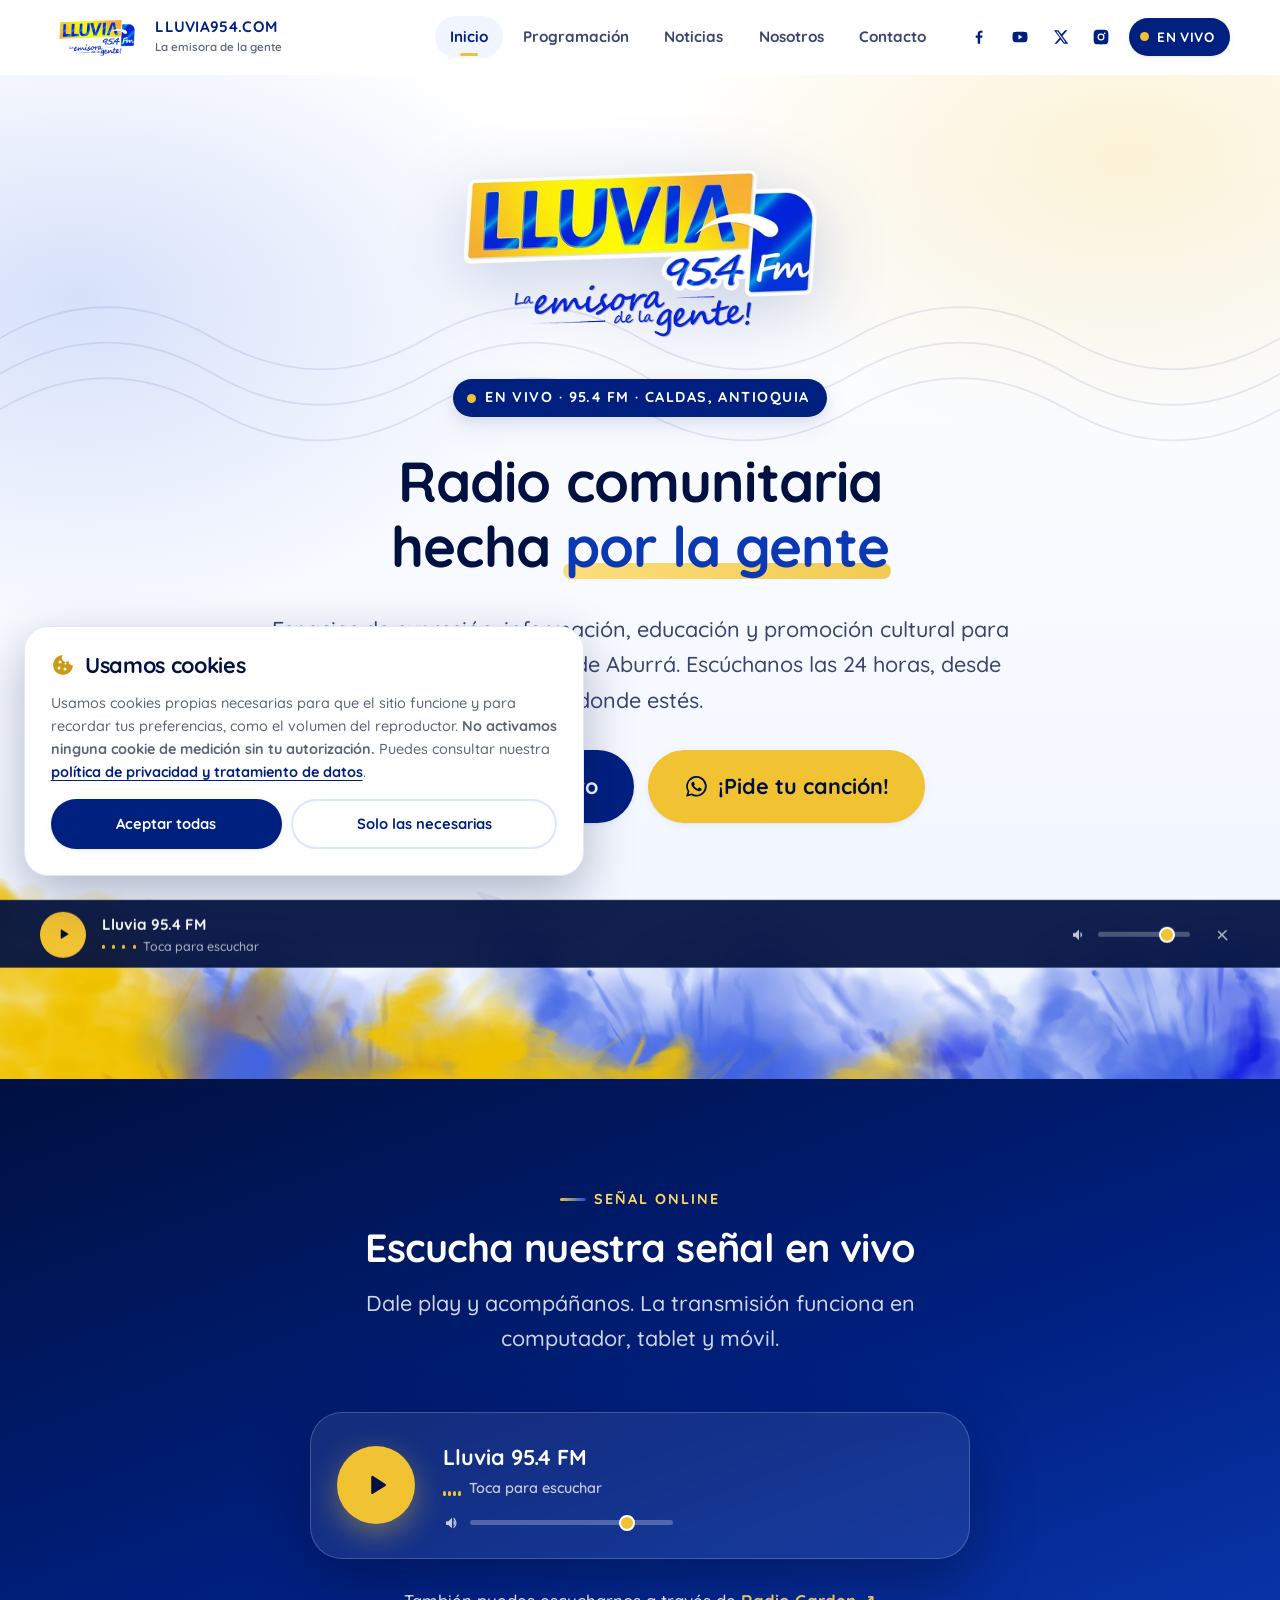
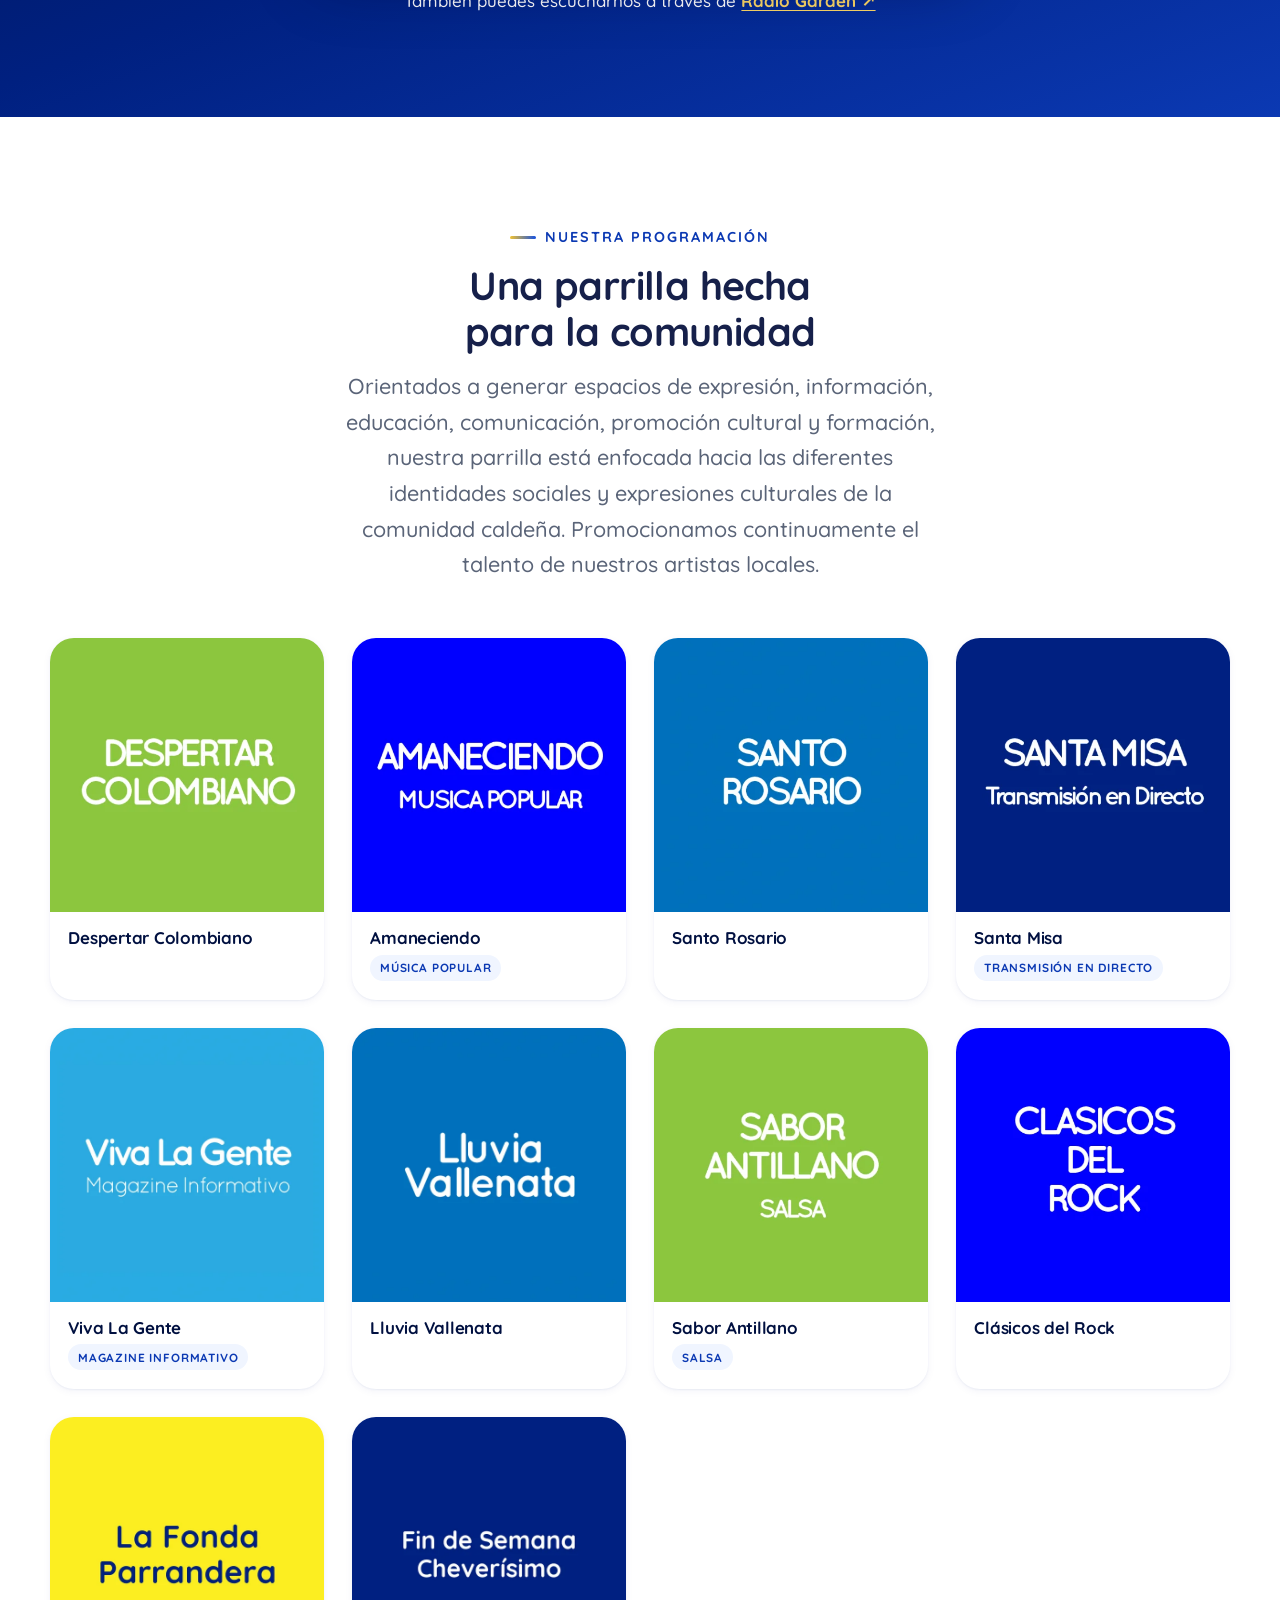
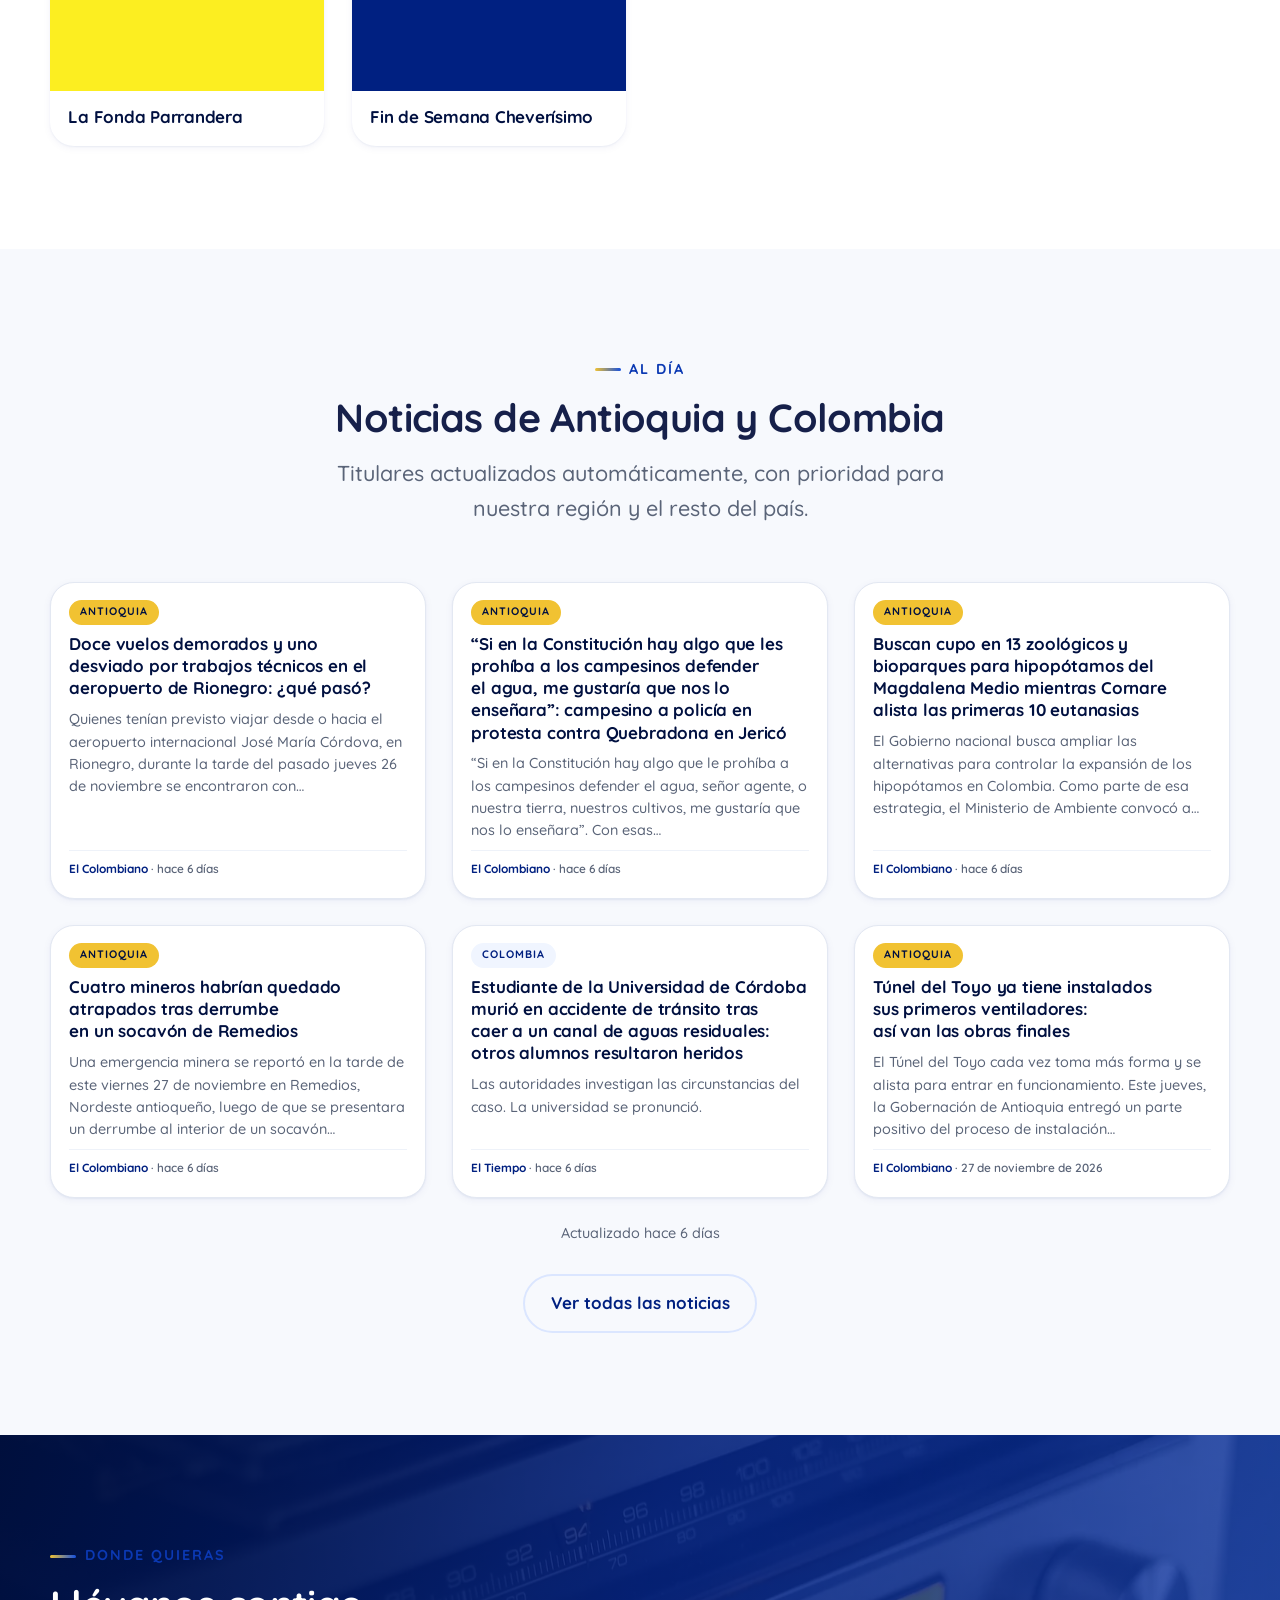
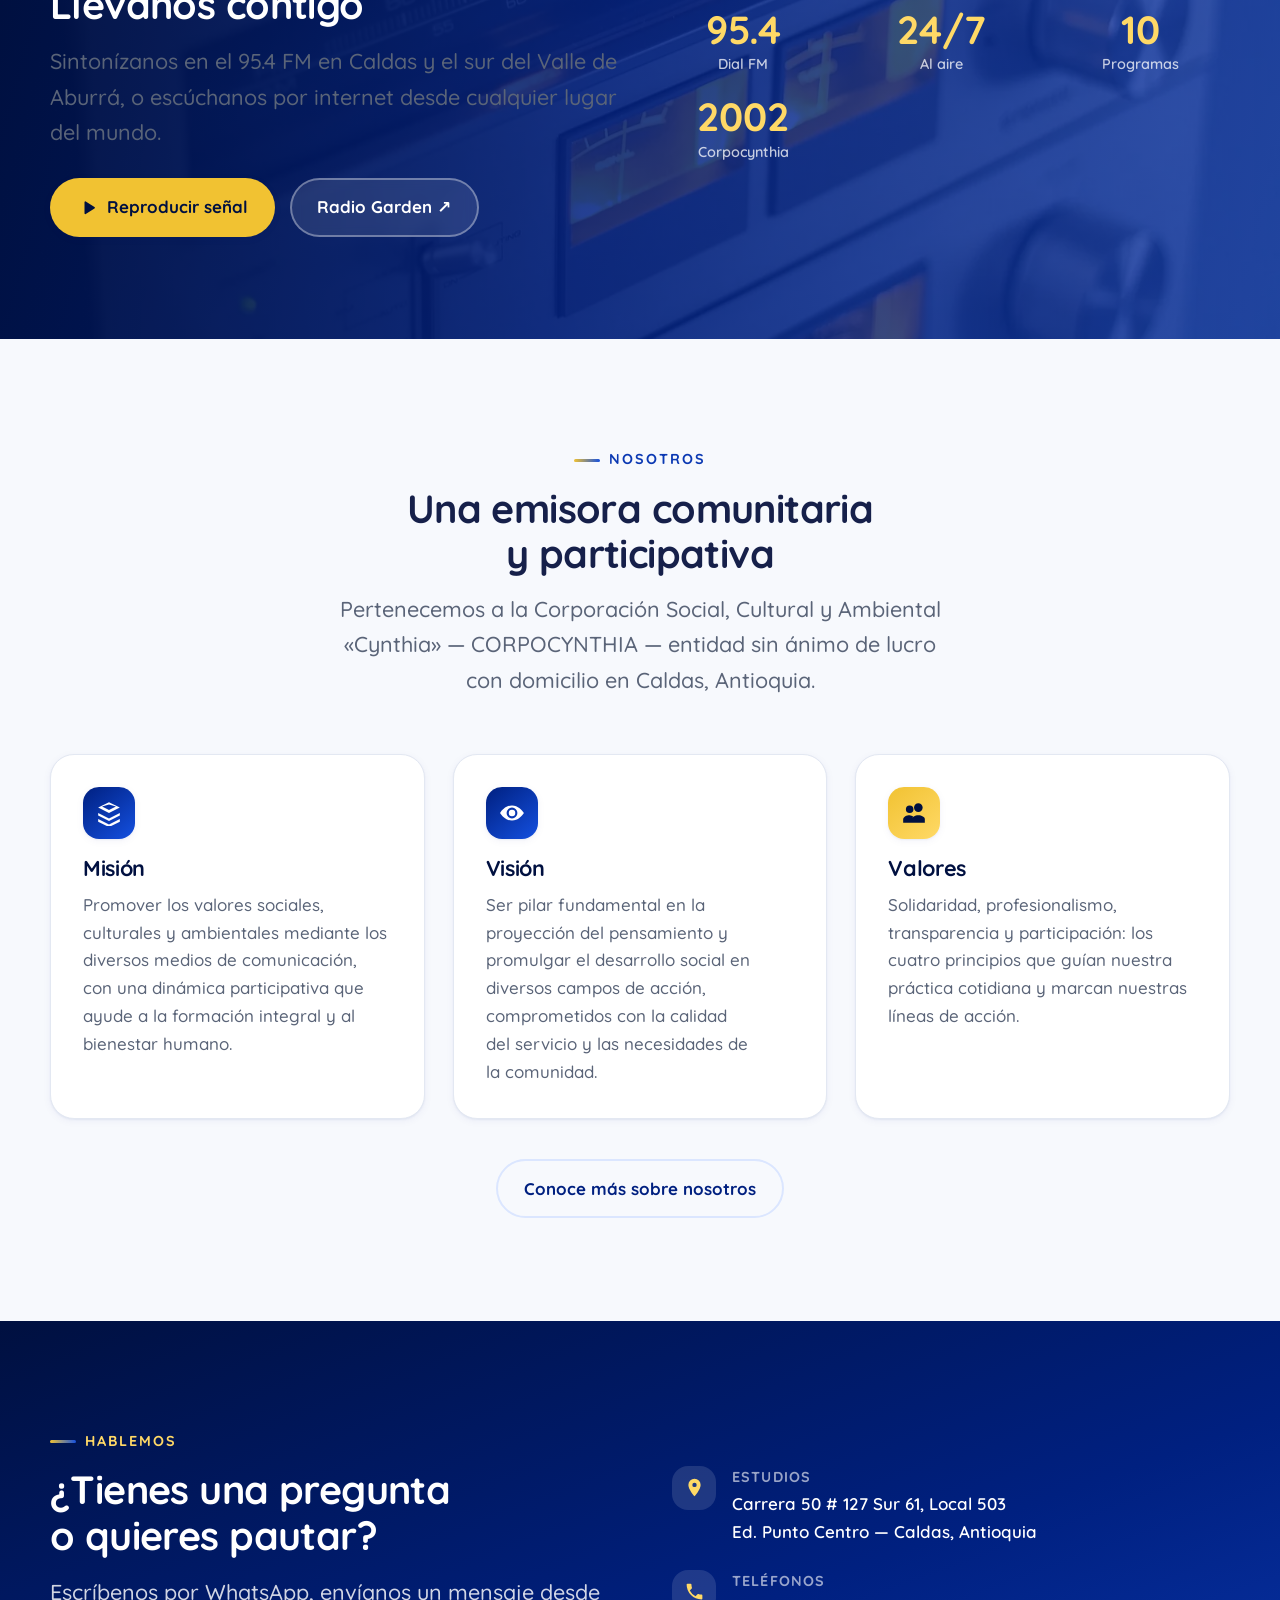
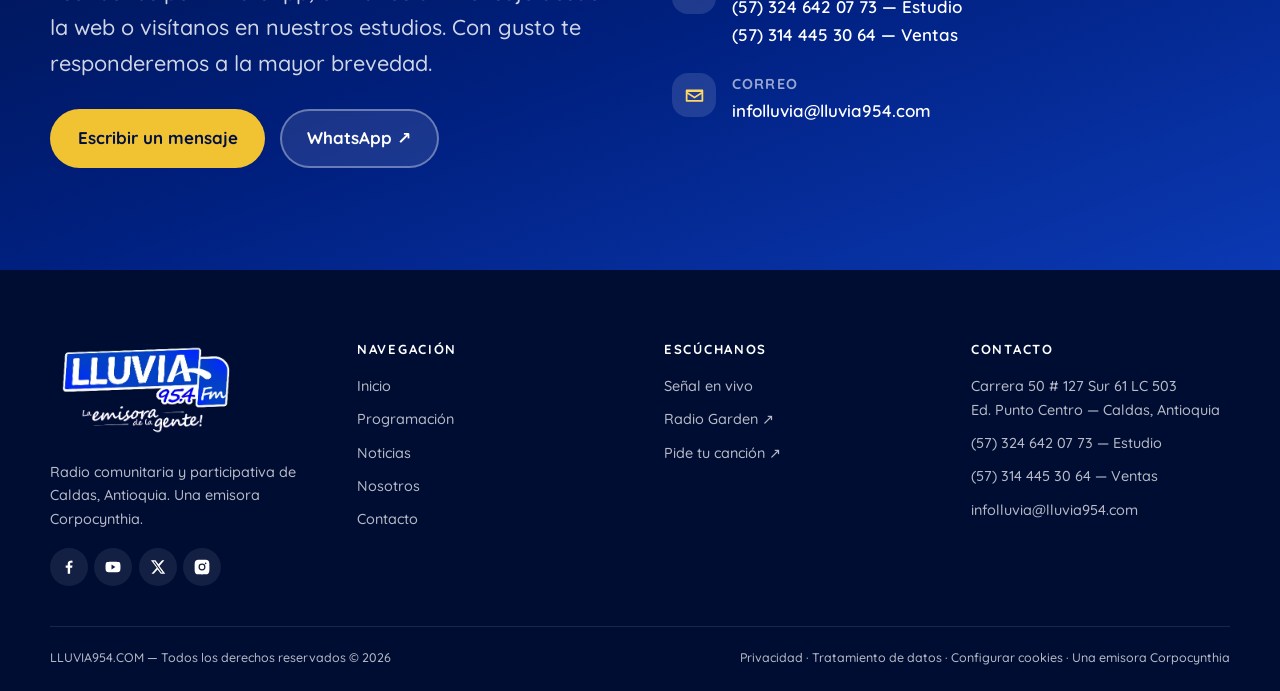
<file: index.html>
<!DOCTYPE html>
<html lang="es-CO">
<head>
<meta charset="utf-8">
<meta name="viewport" content="width=device-width, initial-scale=1">
<title>Lluvia 95.4 FM — La emisora de la gente | Caldas, Antioquia</title>
<meta name="description" content="Escucha en vivo Lluvia 95.4 FM, la emisora comunitaria y participativa de Caldas, Antioquia. Programación cultural, informativa y musical las 24 horas.">
<meta name="author" content="Corpocynthia">
<meta name="theme-color" content="#002080">
<link rel="canonical" href="https://lluvia954.com/">

<!-- Open Graph / redes sociales -->
<meta property="og:type" content="website">
<meta property="og:locale" content="es_CO">
<meta property="og:site_name" content="LLUVIA 95.4 FM">
<meta property="og:title" content="Lluvia 95.4 FM — La emisora de la gente">
<meta property="og:description" content="Radio comunitaria y participativa de Caldas, Antioquia. Escúchanos en vivo las 24 horas.">
<meta property="og:url" content="https://lluvia954.com/">
<meta property="og:image" content="https://lluvia954.com/images/LogoHeaderHD2.png">
<meta name="twitter:card" content="summary_large_image">
<meta name="twitter:site" content="@lluvia954fm">

<link rel="icon" href="assets/img/favicon.ico" type="image/vnd.microsoft.icon">

<!-- Quicksand: tipografía actual del sitio, cargada de forma no bloqueante -->
<link rel="preconnect" href="https://fonts.googleapis.com">
<link rel="preconnect" href="https://fonts.gstatic.com" crossorigin>
<link rel="stylesheet" href="https://fonts.googleapis.com/css2?family=Quicksand:wght@500;600;700;800&display=swap">
<link rel="stylesheet" href="assets/css/style.css?v=20260912d">

<script type="application/ld+json">
{
  "@context": "https://schema.org",
  "@type": "RadioStation",
  "name": "Lluvia 95.4 FM",
  "alternateName": "La emisora de la gente",
  "url": "https://lluvia954.com/",
  "logo": "https://lluvia954.com/images/LogoHeaderHD2.png",
  "slogan": "La emisora de la gente",
  "broadcastFrequency": "95.4 FM",
  "email": "infolluvia@lluvia954.com",
  "telephone": "+573246420773",
  "parentOrganization": {
    "@type": "Organization",
    "name": "Corporación Social, Cultural y Ambiental Cynthia (CORPOCYNTHIA)"
  },
  "address": {
    "@type": "PostalAddress",
    "streetAddress": "Carrera 50 # 127 Sur 61, Local 503, Edificio Punto Centro",
    "addressLocality": "Caldas",
    "addressRegion": "Antioquia",
    "addressCountry": "CO"
  },
  "sameAs": [
    "https://www.facebook.com/lluvia95.4fm",
    "https://www.youtube.com/channel/UCA2hxiSh7EQOa8jrca1sIJg",
    "https://twitter.com/lluvia954fm",
    "https://www.instagram.com/lluvia95.4fm/"
  ]
}
</script>
</head>
<body>

<a class="skip-link" href="#contenido">Saltar al contenido</a>

<!-- ====================== CABECERA ====================== -->
<header class="site-header">
  <div class="container header-inner">
    <a class="brand" href="index.html" aria-label="Lluvia 95.4 FM — Inicio">
      <picture>
        <source srcset="assets/img/LogoHeaderHD2.webp" type="image/webp">
        <img src="assets/img/LogoHeaderHD2.png" width="580" height="259" alt="Lluvia 95.4 FM">
      </picture>
      <span class="brand-text">
        <b>LLUVIA954.COM</b>
        <span>La emisora de la gente</span>
      </span>
    </a>

    <nav class="nav" aria-label="Navegación principal">
      <ul>
        <li><a href="index.html" aria-current="page">Inicio</a></li>
        <li><a href="index.html#programacion">Programación</a></li>
        <li><a href="noticias.html">Noticias</a></li>
        <li><a href="nosotros.html">Nosotros</a></li>
        <li><a href="contacto.html">Contacto</a></li>
      </ul>
    </nav>

    <div class="header-actions">
      <ul class="social-row">
        <li><a href="https://www.facebook.com/lluvia95.4fm" target="_blank" rel="noopener" aria-label="Facebook de Lluvia 95.4 FM"><svg viewBox="0 0 24 24" fill="currentColor" aria-hidden="true"><path d="M13.5 21v-8h2.7l.4-3.1h-3.1V7.9c0-.9.25-1.5 1.54-1.5H16.7V3.63A21 21 0 0 0 14.3 3.5c-2.37 0-4 1.45-4 4.11V9.9H7.6V13h2.7v8Z"/></svg></a></li>
        <li><a href="https://www.youtube.com/channel/UCA2hxiSh7EQOa8jrca1sIJg" target="_blank" rel="noopener" aria-label="YouTube de Lluvia 95.4 FM"><svg viewBox="0 0 24 24" fill="currentColor" aria-hidden="true"><path d="M21.6 7.2a2.5 2.5 0 0 0-1.76-1.77C18.25 5 12 5 12 5s-6.25 0-7.84.43A2.5 2.5 0 0 0 2.4 7.2 26 26 0 0 0 2 12a26 26 0 0 0 .4 4.8 2.5 2.5 0 0 0 1.76 1.77C5.75 19 12 19 12 19s6.25 0 7.84-.43a2.5 2.5 0 0 0 1.76-1.77A26 26 0 0 0 22 12a26 26 0 0 0-.4-4.8ZM10 15.2V8.8l5.2 3.2Z"/></svg></a></li>
        <li><a href="https://twitter.com/lluvia954fm" target="_blank" rel="noopener" aria-label="X (Twitter) de Lluvia 95.4 FM"><svg viewBox="0 0 24 24" fill="currentColor" aria-hidden="true"><path d="M17.5 3h3l-6.56 7.5L21.7 21h-5.9l-4.4-5.77L6.3 21H3.3l7-8L2.6 3h6l4 5.3Zm-1.05 16.2h1.66L7.6 4.7H5.83Z"/></svg></a></li>
        <li><a href="https://www.instagram.com/lluvia95.4fm/" target="_blank" rel="noopener" aria-label="Instagram de Lluvia 95.4 FM"><svg viewBox="0 0 24 24" fill="currentColor" aria-hidden="true"><path d="M12 2.2c3.2 0 3.58 0 4.85.07 3.25.15 4.77 1.69 4.92 4.92.06 1.27.07 1.65.07 4.85s0 3.58-.07 4.85c-.15 3.23-1.66 4.77-4.92 4.92-1.27.06-1.64.07-4.85.07s-3.58 0-4.85-.07c-3.26-.15-4.77-1.7-4.92-4.92C2.2 15.58 2.2 15.2 2.2 12s0-3.58.07-4.85C2.42 3.92 3.93 2.38 7.15 2.23 8.42 2.2 8.8 2.2 12 2.2Zm0 5.16a4.64 4.64 0 1 0 0 9.28 4.64 4.64 0 0 0 0-9.28Zm0 7.65a3.01 3.01 0 1 1 0-6.02 3.01 3.01 0 0 1 0 6.02Zm4.83-8.89a1.08 1.08 0 1 0 0 2.17 1.08 1.08 0 0 0 0-2.17Z"/></svg></a></li>
      </ul>

      <button class="live-btn" type="button" data-player-toggle aria-pressed="false" aria-label="Reproducir la transmisión en vivo">
        <span class="live-dot" aria-hidden="true"></span>
        <span class="live-label">EN VIVO</span>
      </button>

      <button class="burger" type="button" aria-expanded="false" aria-controls="menu-movil" aria-label="Abrir menú">
        <span aria-hidden="true"></span>
      </button>
    </div>
  </div>
</header>

<!-- ====================== MENÚ MÓVIL ====================== -->
<div class="mobile-nav" id="menu-movil" aria-hidden="true">
  <div class="mobile-nav__backdrop"></div>
  <div class="mobile-nav__panel" role="dialog" aria-modal="true" aria-label="Menú de navegación">
    <div class="mobile-nav__top">
      <img src="assets/img/Welcome-LLuvia954.webp" width="479" height="240" alt="Lluvia 95.4 FM">
      <button class="mobile-nav__close" type="button" aria-label="Cerrar menú">&times;</button>
    </div>
    <nav class="mobile-nav__links" aria-label="Navegación móvil">
      <a href="index.html" aria-current="page">Inicio</a>
      <a href="index.html#programacion">Programación</a>
      <a href="noticias.html">Noticias</a>
      <a href="nosotros.html">Nosotros</a>
      <a href="contacto.html">Contacto</a>
    </nav>
    <div class="mobile-nav__footer">
      <a class="btn btn--gold btn--block" href="https://api.whatsapp.com/send?phone=573246420773&amp;text=Saludos,%20les%20contacto%20v%C3%ADa%20web." target="_blank" rel="noopener">
        <svg viewBox="0 0 24 24" fill="currentColor" aria-hidden="true"><path d="M12.04 2a9.9 9.9 0 0 0-8.5 14.94L2 22l5.2-1.5A9.9 9.9 0 1 0 12.04 2Zm0 18.1a8.2 8.2 0 0 1-4.2-1.15l-.3-.18-3.1.9.83-3.02-.2-.31a8.2 8.2 0 1 1 6.97 3.76Zm4.5-6.15c-.24-.12-1.45-.72-1.68-.8s-.39-.12-.55.12-.63.8-.78.96-.28.18-.52.06a6.7 6.7 0 0 1-3.35-2.93c-.25-.43.25-.4.72-1.33.08-.16.04-.3-.02-.42s-.55-1.33-.76-1.81c-.2-.48-.4-.41-.55-.42h-.47a.9.9 0 0 0-.65.3 2.75 2.75 0 0 0-.86 2.05 4.8 4.8 0 0 0 1 2.54 10.9 10.9 0 0 0 4.2 3.7c1.55.67 2.16.73 2.94.61.47-.07 1.45-.59 1.66-1.17s.2-1.07.14-1.17-.22-.18-.46-.3Z"/></svg>
        Pide tu canción
      </a>
      <ul class="social-row">
        <li><a href="https://www.facebook.com/lluvia95.4fm" target="_blank" rel="noopener" aria-label="Facebook"><svg viewBox="0 0 24 24" fill="currentColor" aria-hidden="true"><path d="M13.5 21v-8h2.7l.4-3.1h-3.1V7.9c0-.9.25-1.5 1.54-1.5H16.7V3.63A21 21 0 0 0 14.3 3.5c-2.37 0-4 1.45-4 4.11V9.9H7.6V13h2.7v8Z"/></svg></a></li>
        <li><a href="https://www.youtube.com/channel/UCA2hxiSh7EQOa8jrca1sIJg" target="_blank" rel="noopener" aria-label="YouTube"><svg viewBox="0 0 24 24" fill="currentColor" aria-hidden="true"><path d="M21.6 7.2a2.5 2.5 0 0 0-1.76-1.77C18.25 5 12 5 12 5s-6.25 0-7.84.43A2.5 2.5 0 0 0 2.4 7.2 26 26 0 0 0 2 12a26 26 0 0 0 .4 4.8 2.5 2.5 0 0 0 1.76 1.77C5.75 19 12 19 12 19s6.25 0 7.84-.43a2.5 2.5 0 0 0 1.76-1.77A26 26 0 0 0 22 12a26 26 0 0 0-.4-4.8ZM10 15.2V8.8l5.2 3.2Z"/></svg></a></li>
        <li><a href="https://twitter.com/lluvia954fm" target="_blank" rel="noopener" aria-label="X (Twitter)"><svg viewBox="0 0 24 24" fill="currentColor" aria-hidden="true"><path d="M17.5 3h3l-6.56 7.5L21.7 21h-5.9l-4.4-5.77L6.3 21H3.3l7-8L2.6 3h6l4 5.3Zm-1.05 16.2h1.66L7.6 4.7H5.83Z"/></svg></a></li>
        <li><a href="https://www.instagram.com/lluvia95.4fm/" target="_blank" rel="noopener" aria-label="Instagram"><svg viewBox="0 0 24 24" fill="currentColor" aria-hidden="true"><path d="M12 2.2c3.2 0 3.58 0 4.85.07 3.25.15 4.77 1.69 4.92 4.92.06 1.27.07 1.65.07 4.85s0 3.58-.07 4.85c-.15 3.23-1.66 4.77-4.92 4.92-1.27.06-1.64.07-4.85.07s-3.58 0-4.85-.07c-3.26-.15-4.77-1.7-4.92-4.92C2.2 15.58 2.2 15.2 2.2 12s0-3.58.07-4.85C2.42 3.92 3.93 2.38 7.15 2.23 8.42 2.2 8.8 2.2 12 2.2Zm0 5.16a4.64 4.64 0 1 0 0 9.28 4.64 4.64 0 0 0 0-9.28Zm0 7.65a3.01 3.01 0 1 1 0-6.02 3.01 3.01 0 0 1 0 6.02Zm4.83-8.89a1.08 1.08 0 1 0 0 2.17 1.08 1.08 0 0 0 0-2.17Z"/></svg></a></li>
      </ul>
    </div>
  </div>
</div>

<main id="contenido">

  <!-- ====================== HERO ====================== -->
  <section class="hero">
    <svg class="hero__waves" viewBox="0 0 1440 220" preserveAspectRatio="none" aria-hidden="true" focusable="false">
      <path d="M0 110 Q 120 40 240 110 T 480 110 T 720 110 T 960 110 T 1200 110 T 1440 110" fill="none" stroke="currentColor" stroke-width="2"/>
      <path d="M0 150 Q 120 80 240 150 T 480 150 T 720 150 T 960 150 T 1200 150 T 1440 150" fill="none" stroke="currentColor" stroke-width="2"/>
      <path d="M0 70 Q 120 0 240 70 T 480 70 T 720 70 T 960 70 T 1200 70 T 1440 70" fill="none" stroke="currentColor" stroke-width="2"/>
    </svg>

    <div class="container hero__inner">
      <picture>
        <source srcset="assets/img/LogoHeaderHD2.webp" type="image/webp">
        <img class="hero__logo" src="assets/img/LogoHeaderHD2.png" width="580" height="259" fetchpriority="high"
             alt="Lluvia 95.4 FM — La emisora de la gente">
      </picture>

      <span class="live-pill">
        <span class="live-dot" aria-hidden="true"></span>
        En vivo · 95.4 FM · Caldas, Antioquia
      </span>

      <h1>Radio comunitaria hecha <em>por la gente</em></h1>

      <p class="hero__lead">
        Espacios de expresión, información, educación y promoción cultural para Caldas
        y todo el sur del Valle de Aburrá. Escúchanos las 24 horas, desde donde estés.
      </p>

      <div class="btn-row btn-row--center">
        <button class="btn btn--primary btn--lg" type="button" data-player-toggle aria-pressed="false" aria-label="Reproducir la transmisión en vivo">
          <svg viewBox="0 0 24 24" fill="currentColor" aria-hidden="true"><path d="M8 5.14v13.72a1 1 0 0 0 1.53.85l10.74-6.86a1 1 0 0 0 0-1.7L9.53 4.29A1 1 0 0 0 8 5.14Z"/></svg>
          Escuchar en vivo
        </button>
        <a class="btn btn--gold btn--lg" href="https://api.whatsapp.com/send?phone=573246420773&amp;text=Saludos,%20les%20contacto%20v%C3%ADa%20web." target="_blank" rel="noopener">
          <svg viewBox="0 0 24 24" fill="currentColor" aria-hidden="true"><path d="M12.04 2a9.9 9.9 0 0 0-8.5 14.94L2 22l5.2-1.5A9.9 9.9 0 1 0 12.04 2Zm0 18.1a8.2 8.2 0 0 1-4.2-1.15l-.3-.18-3.1.9.83-3.02-.2-.31a8.2 8.2 0 1 1 6.97 3.76Zm4.5-6.15c-.24-.12-1.45-.72-1.68-.8s-.39-.12-.55.12-.63.8-.78.96-.28.18-.52.06a6.7 6.7 0 0 1-3.35-2.93c-.25-.43.25-.4.72-1.33.08-.16.04-.3-.02-.42s-.55-1.33-.76-1.81c-.2-.48-.4-.41-.55-.42h-.47a.9.9 0 0 0-.65.3 2.75 2.75 0 0 0-.86 2.05 4.8 4.8 0 0 0 1 2.54 10.9 10.9 0 0 0 4.2 3.7c1.55.67 2.16.73 2.94.61.47-.07 1.45-.59 1.66-1.17s.2-1.07.14-1.17-.22-.18-.46-.3Z"/></svg>
          ¡Pide tu canción!
        </a>
      </div>
    </div>

    <img class="hero__brush" src="assets/img/BG-HEAD2.webp" width="1920" height="800" alt="" aria-hidden="true">
  </section>

  <!-- ====================== REPRODUCTOR ====================== -->
  <section class="section section--blue" id="escuchar">
    <div class="container">
      <div class="section-head reveal">
        <span class="eyebrow">Señal online</span>
        <h2>Escucha nuestra señal en vivo</h2>
        <p>Dale play y acompáñanos. La transmisión funciona en computador, tablet y móvil.</p>
      </div>

      <div class="player-card reveal" data-delay="1">
        <button class="play-btn" type="button" data-player-toggle aria-pressed="false" aria-label="Reproducir la transmisión en vivo">
          <svg class="icon-play" viewBox="0 0 24 24" fill="currentColor" aria-hidden="true"><path d="M8 5.14v13.72a1 1 0 0 0 1.53.85l10.74-6.86a1 1 0 0 0 0-1.7L9.53 4.29A1 1 0 0 0 8 5.14Z"/></svg>
          <svg class="icon-pause" viewBox="0 0 24 24" fill="currentColor" aria-hidden="true"><path d="M7 4.5h3.5v15H7Zm6.5 0H17v15h-3.5Z"/></svg>
        </button>

        <div class="player-meta">
          <p class="player-meta__station">Lluvia 95.4 FM</p>
          <p class="player-meta__status">
            <span class="eq" data-active="false" aria-hidden="true"><span></span><span></span><span></span><span></span></span>
            <span data-player-status role="status">Toca para escuchar</span>
          </p>
          <div class="volume-row">
            <svg viewBox="0 0 24 24" fill="currentColor" aria-hidden="true"><path d="M4 9.5v5h3.2L12 18.9V5.1L7.2 9.5Zm12.2 2.5a4 4 0 0 0-2.2-3.58v7.15A4 4 0 0 0 16.2 12Zm-2.2-7.2v2.06a6.5 6.5 0 0 1 0 10.28v2.06a8.5 8.5 0 0 0 0-14.4Z"/></svg>
            <label class="visually-hidden" for="vol-hero">Volumen</label>
            <input id="vol-hero" type="range" min="0" max="100" value="80" data-player-volume>
          </div>
        </div>
      </div>

      <p class="text-center mt-3 reveal" data-delay="2">
        También puedes escucharnos a través de
        <a href="http://radio.garden/listen/lluvia-stereo-radio/9Hl8FhTi" target="_blank" rel="noopener"
           style="color:var(--gold-400);font-weight:700">Radio Garden ↗</a>
      </p>
    </div>
  </section>

  <!-- ====================== PROGRAMACIÓN ====================== -->
  <section class="section" id="programacion">
    <div class="container">
      <div class="section-head reveal">
        <span class="eyebrow">Nuestra programación</span>
        <h2>Una parrilla hecha para la comunidad</h2>
        <p>
          Orientados a generar espacios de expresión, información, educación, comunicación,
          promoción cultural y formación, nuestra parrilla está enfocada hacia las diferentes
          identidades sociales y expresiones culturales de la comunidad caldeña. Promocionamos
          continuamente el talento de nuestros artistas locales.
        </p>
      </div>

      <div class="grid grid--4">
        <article class="program reveal">
          <div class="program__media"><img src="assets/img/P01-DC.webp" width="600" height="600" loading="lazy" alt="Despertar Colombiano"></div>
          <div class="program__body"><h3>Despertar Colombiano</h3></div>
        </article>

        <article class="program reveal" data-delay="1">
          <div class="program__media"><img src="assets/img/P03-AM.webp" width="600" height="600" loading="lazy" alt="Amaneciendo"></div>
          <div class="program__body"><h3>Amaneciendo</h3><span class="program__tag">Música popular</span></div>
        </article>

        <article class="program reveal" data-delay="2">
          <div class="program__media"><img src="assets/img/P02-SR.webp" width="600" height="600" loading="lazy" alt="Santo Rosario"></div>
          <div class="program__body"><h3>Santo Rosario</h3></div>
        </article>

        <article class="program reveal" data-delay="3">
          <div class="program__media"><img src="assets/img/P05-SM.webp" width="600" height="600" loading="lazy" alt="Santa Misa"></div>
          <div class="program__body"><h3>Santa Misa</h3><span class="program__tag">Transmisión en directo</span></div>
        </article>

        <article class="program reveal">
          <div class="program__media"><img src="assets/img/P04-VV.webp" width="600" height="600" loading="lazy" alt="Viva La Gente"></div>
          <div class="program__body"><h3>Viva La Gente</h3><span class="program__tag">Magazine informativo</span></div>
        </article>

        <article class="program reveal" data-delay="1">
          <div class="program__media"><img src="assets/img/P07-LV.webp" width="600" height="600" loading="lazy" alt="Lluvia Vallenata"></div>
          <div class="program__body"><h3>Lluvia Vallenata</h3></div>
        </article>

        <article class="program reveal" data-delay="2">
          <div class="program__media"><img src="assets/img/P06-SA.webp" width="600" height="600" loading="lazy" alt="Sabor Antillano"></div>
          <div class="program__body"><h3>Sabor Antillano</h3><span class="program__tag">Salsa</span></div>
        </article>

        <article class="program reveal" data-delay="3">
          <div class="program__media"><img src="assets/img/P08-CR.webp" width="600" height="600" loading="lazy" alt="Clásicos del Rock"></div>
          <div class="program__body"><h3>Clásicos del Rock</h3></div>
        </article>

        <article class="program reveal">
          <div class="program__media"><img src="assets/img/P11-FP.webp" width="600" height="600" loading="lazy" alt="La Fonda Parrandera"></div>
          <div class="program__body"><h3>La Fonda Parrandera</h3></div>
        </article>

        <article class="program reveal" data-delay="1">
          <div class="program__media"><img src="assets/img/P12-FS.webp" width="600" height="600" loading="lazy" alt="Fin de Semana Cheverísimo"></div>
          <div class="program__body"><h3>Fin de Semana Cheverísimo</h3></div>
        </article>
      </div>
    </div>
  </section>


  <!-- ====================== NOTICIAS ====================== -->
  <section class="section section--tint" id="noticias" data-noticias-seccion>
    <div class="container">
      <div class="section-head reveal">
        <span class="eyebrow">Al día</span>
        <h2>Noticias de Antioquia y Colombia</h2>
        <p>Titulares actualizados automáticamente, con prioridad para nuestra región y el resto del país.</p>
      </div>
      <p class="noticias-estado" data-noticias-estado>Cargando noticias…</p>
      <div class="noticias-grid" data-noticias data-limite="6"></div>
      <time class="noticias-sello" data-noticias-actualizado></time>
      <div class="btn-row btn-row--center mt-3">
        <a class="btn btn--ghost" href="noticias.html">Ver todas las noticias</a>
      </div>
    </div>
  </section>

  <!-- ====================== BANDA CON FOTO ====================== -->
  <section class="section media-band">
    <img class="media-band__bg" src="assets/img/Hifi.webp" width="1600" height="1067" loading="lazy" alt="" aria-hidden="true">
    <div class="container">
      <div class="grid grid--2" style="align-items:center">
        <div class="reveal">
          <span class="eyebrow">Donde quieras</span>
          <h2>Llévanos contigo</h2>
          <p class="lead mt-2">
            Sintonízanos en el 95.4 FM en Caldas y el sur del Valle de Aburrá, o escúchanos
            por internet desde cualquier lugar del mundo.
          </p>
          <div class="btn-row mt-3">
            <button class="btn btn--gold" type="button" data-player-toggle aria-pressed="false" aria-label="Reproducir la transmisión en vivo">
              <svg viewBox="0 0 24 24" fill="currentColor" aria-hidden="true"><path d="M8 5.14v13.72a1 1 0 0 0 1.53.85l10.74-6.86a1 1 0 0 0 0-1.7L9.53 4.29A1 1 0 0 0 8 5.14Z"/></svg>
              Reproducir señal
            </button>
            <a class="btn btn--on-blue" href="http://radio.garden/listen/lluvia-stereo-radio/9Hl8FhTi" target="_blank" rel="noopener">Radio Garden ↗</a>
          </div>
        </div>

        <div class="stats reveal" data-delay="1">
          <div class="stat"><b>95.4</b><span>Dial FM</span></div>
          <div class="stat"><b>24/7</b><span>Al aire</span></div>
          <div class="stat"><b>10</b><span>Programas</span></div>
          <div class="stat"><b>2002</b><span>Corpocynthia</span></div>
        </div>
      </div>
    </div>
  </section>

  <!-- ====================== QUIÉNES SOMOS ====================== -->
  <section class="section section--tint">
    <div class="container">
      <div class="section-head reveal">
        <span class="eyebrow">Nosotros</span>
        <h2>Una emisora comunitaria y participativa</h2>
        <p>
          Pertenecemos a la Corporación Social, Cultural y Ambiental «Cynthia» — CORPOCYNTHIA —
          entidad sin ánimo de lucro con domicilio en Caldas, Antioquia.
        </p>
      </div>

      <div class="grid grid--3">
        <article class="card reveal">
          <div class="card__icon" aria-hidden="true"><svg viewBox="0 0 24 24" fill="currentColor"><path d="M12 2 2 7l10 5 10-5Zm0 7.2L5.6 6 12 4.2 18.4 6ZM2 12l10 5 10-5v2.4l-10 5-10-5Zm0 5.6 10 5 10-5V20l-10 5-10-5Z"/></svg></div>
          <h3>Misión</h3>
          <p>
            Promover los valores sociales, culturales y ambientales mediante los diversos medios
            de comunicación, con una dinámica participativa que ayude a la formación integral
            y al bienestar humano.
          </p>
        </article>

        <article class="card reveal" data-delay="1">
          <div class="card__icon" aria-hidden="true"><svg viewBox="0 0 24 24" fill="currentColor"><path d="M12 5C6.5 5 2.5 9.5 1 12c1.5 2.5 5.5 7 11 7s9.5-4.5 11-7c-1.5-2.5-5.5-7-11-7Zm0 12a5 5 0 1 1 0-10 5 5 0 0 1 0 10Zm0-8a3 3 0 1 0 0 6 3 3 0 0 0 0-6Z"/></svg></div>
          <h3>Visión</h3>
          <p>
            Ser pilar fundamental en la proyección del pensamiento y promulgar el desarrollo
            social en diversos campos de acción, comprometidos con la calidad del servicio
            y las necesidades de la comunidad.
          </p>
        </article>

        <article class="card reveal" data-delay="2">
          <div class="card__icon card__icon--gold" aria-hidden="true"><svg viewBox="0 0 24 24" fill="currentColor"><path d="M16 11a4 4 0 1 0-4-4 4 4 0 0 0 4 4Zm-8 1a3.5 3.5 0 1 0-3.5-3.5A3.5 3.5 0 0 0 8 12Zm0 2c-2.7 0-6 1.34-6 4v3h8v-3c0-1.1.45-2.1 1.2-2.9A9.6 9.6 0 0 0 8 14Zm8 0c-3.1 0-6 1.57-6 3.6V21h12v-3.4c0-2.03-2.9-3.6-6-3.6Z"/></svg></div>
          <h3>Valores</h3>
          <p>
            Solidaridad, profesionalismo, transparencia y participación: los cuatro principios
            que guían nuestra práctica cotidiana y marcan nuestras líneas de acción.
          </p>
        </article>
      </div>

      <div class="btn-row btn-row--center mt-4 reveal">
        <a class="btn btn--ghost" href="nosotros.html">Conoce más sobre nosotros</a>
      </div>
    </div>
  </section>

  <!-- ====================== CONTACTO ====================== -->
  <section class="section section--blue">
    <div class="container">
      <div class="grid grid--2" style="align-items:center;gap:clamp(2rem,5vw,4rem)">
        <div class="reveal">
          <span class="eyebrow">Hablemos</span>
          <h2>¿Tienes una pregunta o quieres pautar?</h2>
          <p class="lead mt-2">
            Escríbenos por WhatsApp, envíanos un mensaje desde la web o visítanos en nuestros estudios.
            Con gusto te responderemos a la mayor brevedad.
          </p>
          <div class="btn-row mt-3">
            <a class="btn btn--gold" href="contacto.html">Escribir un mensaje</a>
            <a class="btn btn--on-blue" href="https://api.whatsapp.com/send?phone=573246420773&amp;text=Saludos,%20les%20contacto%20v%C3%ADa%20web." target="_blank" rel="noopener">WhatsApp ↗</a>
          </div>
        </div>

        <div class="grid reveal" data-delay="1" style="gap:1.5rem">
          <div class="contact-item">
            <span class="contact-item__icon" aria-hidden="true"><svg viewBox="0 0 24 24" fill="currentColor"><path d="M12 2a7 7 0 0 0-7 7c0 5.25 7 13 7 13s7-7.75 7-13a7 7 0 0 0-7-7Zm0 9.5A2.5 2.5 0 1 1 14.5 9 2.5 2.5 0 0 1 12 11.5Z"/></svg></span>
            <div><b>Estudios</b><p>Carrera 50 # 127 Sur 61, Local 503<br>Ed. Punto Centro — Caldas, Antioquia</p></div>
          </div>
          <div class="contact-item">
            <span class="contact-item__icon" aria-hidden="true"><svg viewBox="0 0 24 24" fill="currentColor"><path d="M6.6 10.8a15.1 15.1 0 0 0 6.6 6.6l2.2-2.2a1 1 0 0 1 1-.24 11.4 11.4 0 0 0 3.6.58 1 1 0 0 1 1 1V20a1 1 0 0 1-1 1A17 17 0 0 1 3 4a1 1 0 0 1 1-1h3.5a1 1 0 0 1 1 1 11.4 11.4 0 0 0 .58 3.6 1 1 0 0 1-.25 1Z"/></svg></span>
            <div><b>Teléfonos</b><p><a href="tel:+573246420773">(57) 324 642 07 73</a> — Estudio<br><a href="tel:+573144453064">(57) 314 445 30 64</a> — Ventas</p></div>
          </div>
          <div class="contact-item">
            <span class="contact-item__icon" aria-hidden="true"><svg viewBox="0 0 24 24" fill="currentColor"><path d="M3 5h18a1 1 0 0 1 1 1v12a1 1 0 0 1-1 1H3a1 1 0 0 1-1-1V6a1 1 0 0 1 1-1Zm9 8.1 8-5.1H4Zm0 2.3L4 10.2V17h16v-6.8Z"/></svg></span>
            <div><b>Correo</b><p><a href="mailto:infolluvia@lluvia954.com">infolluvia@lluvia954.com</a></p></div>
          </div>
        </div>
      </div>
    </div>
  </section>

</main>

<!-- ====================== PIE DE PÁGINA ====================== -->
<footer class="site-footer">
  <div class="container">
    <div class="footer-grid">
      <div class="footer-brand">
        <img src="assets/img/Welcome-LLuvia954.webp" width="479" height="240" loading="lazy" alt="Lluvia 95.4 FM">
        <p>Radio comunitaria y participativa de Caldas, Antioquia. Una emisora Corpocynthia.</p>
        <ul class="social-row mt-2">
          <li><a href="https://www.facebook.com/lluvia95.4fm" target="_blank" rel="noopener" aria-label="Facebook"><svg viewBox="0 0 24 24" fill="currentColor" aria-hidden="true"><path d="M13.5 21v-8h2.7l.4-3.1h-3.1V7.9c0-.9.25-1.5 1.54-1.5H16.7V3.63A21 21 0 0 0 14.3 3.5c-2.37 0-4 1.45-4 4.11V9.9H7.6V13h2.7v8Z"/></svg></a></li>
          <li><a href="https://www.youtube.com/channel/UCA2hxiSh7EQOa8jrca1sIJg" target="_blank" rel="noopener" aria-label="YouTube"><svg viewBox="0 0 24 24" fill="currentColor" aria-hidden="true"><path d="M21.6 7.2a2.5 2.5 0 0 0-1.76-1.77C18.25 5 12 5 12 5s-6.25 0-7.84.43A2.5 2.5 0 0 0 2.4 7.2 26 26 0 0 0 2 12a26 26 0 0 0 .4 4.8 2.5 2.5 0 0 0 1.76 1.77C5.75 19 12 19 12 19s6.25 0 7.84-.43a2.5 2.5 0 0 0 1.76-1.77A26 26 0 0 0 22 12a26 26 0 0 0-.4-4.8ZM10 15.2V8.8l5.2 3.2Z"/></svg></a></li>
          <li><a href="https://twitter.com/lluvia954fm" target="_blank" rel="noopener" aria-label="X (Twitter)"><svg viewBox="0 0 24 24" fill="currentColor" aria-hidden="true"><path d="M17.5 3h3l-6.56 7.5L21.7 21h-5.9l-4.4-5.77L6.3 21H3.3l7-8L2.6 3h6l4 5.3Zm-1.05 16.2h1.66L7.6 4.7H5.83Z"/></svg></a></li>
          <li><a href="https://www.instagram.com/lluvia95.4fm/" target="_blank" rel="noopener" aria-label="Instagram"><svg viewBox="0 0 24 24" fill="currentColor" aria-hidden="true"><path d="M12 2.2c3.2 0 3.58 0 4.85.07 3.25.15 4.77 1.69 4.92 4.92.06 1.27.07 1.65.07 4.85s0 3.58-.07 4.85c-.15 3.23-1.66 4.77-4.92 4.92-1.27.06-1.64.07-4.85.07s-3.58 0-4.85-.07c-3.26-.15-4.77-1.7-4.92-4.92C2.2 15.58 2.2 15.2 2.2 12s0-3.58.07-4.85C2.42 3.92 3.93 2.38 7.15 2.23 8.42 2.2 8.8 2.2 12 2.2Zm0 5.16a4.64 4.64 0 1 0 0 9.28 4.64 4.64 0 0 0 0-9.28Zm0 7.65a3.01 3.01 0 1 1 0-6.02 3.01 3.01 0 0 1 0 6.02Zm4.83-8.89a1.08 1.08 0 1 0 0 2.17 1.08 1.08 0 0 0 0-2.17Z"/></svg></a></li>
        </ul>
      </div>

      <nav aria-label="Enlaces del sitio">
        <h4>Navegación</h4>
        <ul>
          <li><a href="index.html">Inicio</a></li>
          <li><a href="index.html#programacion">Programación</a></li>
          <li><a href="noticias.html">Noticias</a></li>
          <li><a href="nosotros.html">Nosotros</a></li>
          <li><a href="contacto.html">Contacto</a></li>
        </ul>
      </nav>

      <div>
        <h4>Escúchanos</h4>
        <ul>
          <li><a href="#escuchar">Señal en vivo</a></li>
          <li><a href="http://radio.garden/listen/lluvia-stereo-radio/9Hl8FhTi" target="_blank" rel="noopener">Radio Garden ↗</a></li>
          <li><a href="https://api.whatsapp.com/send?phone=573246420773&amp;text=Saludos,%20les%20contacto%20v%C3%ADa%20web." target="_blank" rel="noopener">Pide tu canción ↗</a></li>
        </ul>
      </div>

      <div>
        <h4>Contacto</h4>
        <ul>
          <li>Carrera 50 # 127 Sur 61 LC 503<br>Ed. Punto Centro — Caldas, Antioquia</li>
          <li><a href="tel:+573246420773">(57) 324 642 07 73</a> — Estudio</li>
          <li><a href="tel:+573144453064">(57) 314 445 30 64</a> — Ventas</li>
          <li><a href="mailto:infolluvia@lluvia954.com">infolluvia@lluvia954.com</a></li>
        </ul>
      </div>
    </div>

    <div class="footer-bottom">
      <p>LLUVIA954.COM — Todos los derechos reservados © <span data-year>2026</span></p>
      <p><a href="privacidad.html">Privacidad</a> · <a href="politica-de-tratamiento-de-datos.html">Tratamiento de datos</a> · <a href="#" data-cookies-abrir>Configurar cookies</a> · Una emisora Corpocynthia</p>
    </div>
  </div>
</footer>

<!-- ====================== BARRA FIJA DEL REPRODUCTOR ====================== -->
<div class="sticky-player" aria-label="Reproductor de radio en vivo">
  <div class="container container--wide sticky-player__inner">
    <button class="play-btn" type="button" data-player-toggle aria-pressed="false" aria-label="Reproducir la transmisión en vivo">
      <svg class="icon-play" viewBox="0 0 24 24" fill="currentColor" aria-hidden="true"><path d="M8 5.14v13.72a1 1 0 0 0 1.53.85l10.74-6.86a1 1 0 0 0 0-1.7L9.53 4.29A1 1 0 0 0 8 5.14Z"/></svg>
      <svg class="icon-pause" viewBox="0 0 24 24" fill="currentColor" aria-hidden="true"><path d="M7 4.5h3.5v15H7Zm6.5 0H17v15h-3.5Z"/></svg>
    </button>
    <div class="sticky-player__meta">
      <b>Lluvia 95.4 FM</b>
      <span>
        <span class="eq" data-active="false" aria-hidden="true"><span></span><span></span><span></span><span></span></span>
        <span data-player-status>Toca para escuchar</span>
      </span>
    </div>
    <div class="volume-row">
      <svg viewBox="0 0 24 24" fill="currentColor" aria-hidden="true"><path d="M4 9.5v5h3.2L12 18.9V5.1L7.2 9.5Zm12.2 2.5a4 4 0 0 0-2.2-3.58v7.15A4 4 0 0 0 16.2 12Z"/></svg>
      <label class="visually-hidden" for="vol-sticky">Volumen</label>
      <input id="vol-sticky" type="range" min="0" max="100" value="80" data-player-volume>
    </div>
    <button class="sticky-player__close" type="button" aria-label="Cerrar el reproductor">
      <svg viewBox="0 0 24 24" width="18" height="18" fill="currentColor" aria-hidden="true"><path d="M18.3 5.7 12 12l6.3 6.3-1.4 1.4L10.6 13.4 6.3 17.7 4.9 16.3 9.2 12 4.9 7.7l1.4-1.4 4.3 4.3 4.3-4.3Z"/></svg>
    </button>
  </div>
</div>

<button class="to-top" type="button" aria-label="Volver arriba">
  <svg viewBox="0 0 24 24" fill="currentColor" aria-hidden="true"><path d="M12 5.8 4.9 12.9l1.4 1.4L11 9.6V19h2V9.6l4.7 4.7 1.4-1.4Z"/></svg>
</button>


<!-- ====================== AVISO DE COOKIES ====================== -->
<aside class="cookies" role="region" aria-label="Aviso de cookies" hidden>
  <div class="cookies__head">
    <svg viewBox="0 0 24 24" fill="currentColor" aria-hidden="true"><path d="M12 2a10 10 0 1 0 10 10 3.4 3.4 0 0 1-4.2-4.4A3.4 3.4 0 0 1 12 2Zm-3 5.5a1.5 1.5 0 1 1 0 3 1.5 1.5 0 0 1 0-3Zm-1 6a1.5 1.5 0 1 1 0 3 1.5 1.5 0 0 1 0-3Zm6 1a1.5 1.5 0 1 1 0 3 1.5 1.5 0 0 1 0-3Zm.5-5a1 1 0 1 1 0 2 1 1 0 0 1 0-2Z"/></svg>
    <h2 id="cookies-titulo">Usamos cookies</h2>
  </div>
  <p>
    Usamos cookies propias necesarias para que el sitio funcione y para recordar tus
    preferencias, como el volumen del reproductor. <strong>No activamos ninguna cookie de
    medición sin tu autorización.</strong> Puedes consultar nuestra
    <a href="privacidad.html">política de privacidad y tratamiento de datos</a>.
  </p>
  <div class="cookies__acciones">
    <button class="btn btn--primary" type="button" data-cookies-aceptar>Aceptar todas</button>
    <button class="btn btn--ghost" type="button" data-cookies-rechazar>Solo las necesarias</button>
  </div>
</aside>

<script src="assets/js/main.js?v=20260912d" defer></script>
<script src="assets/js/noticias.js?v=20260912d" defer></script>
</body>
</html>
</file>
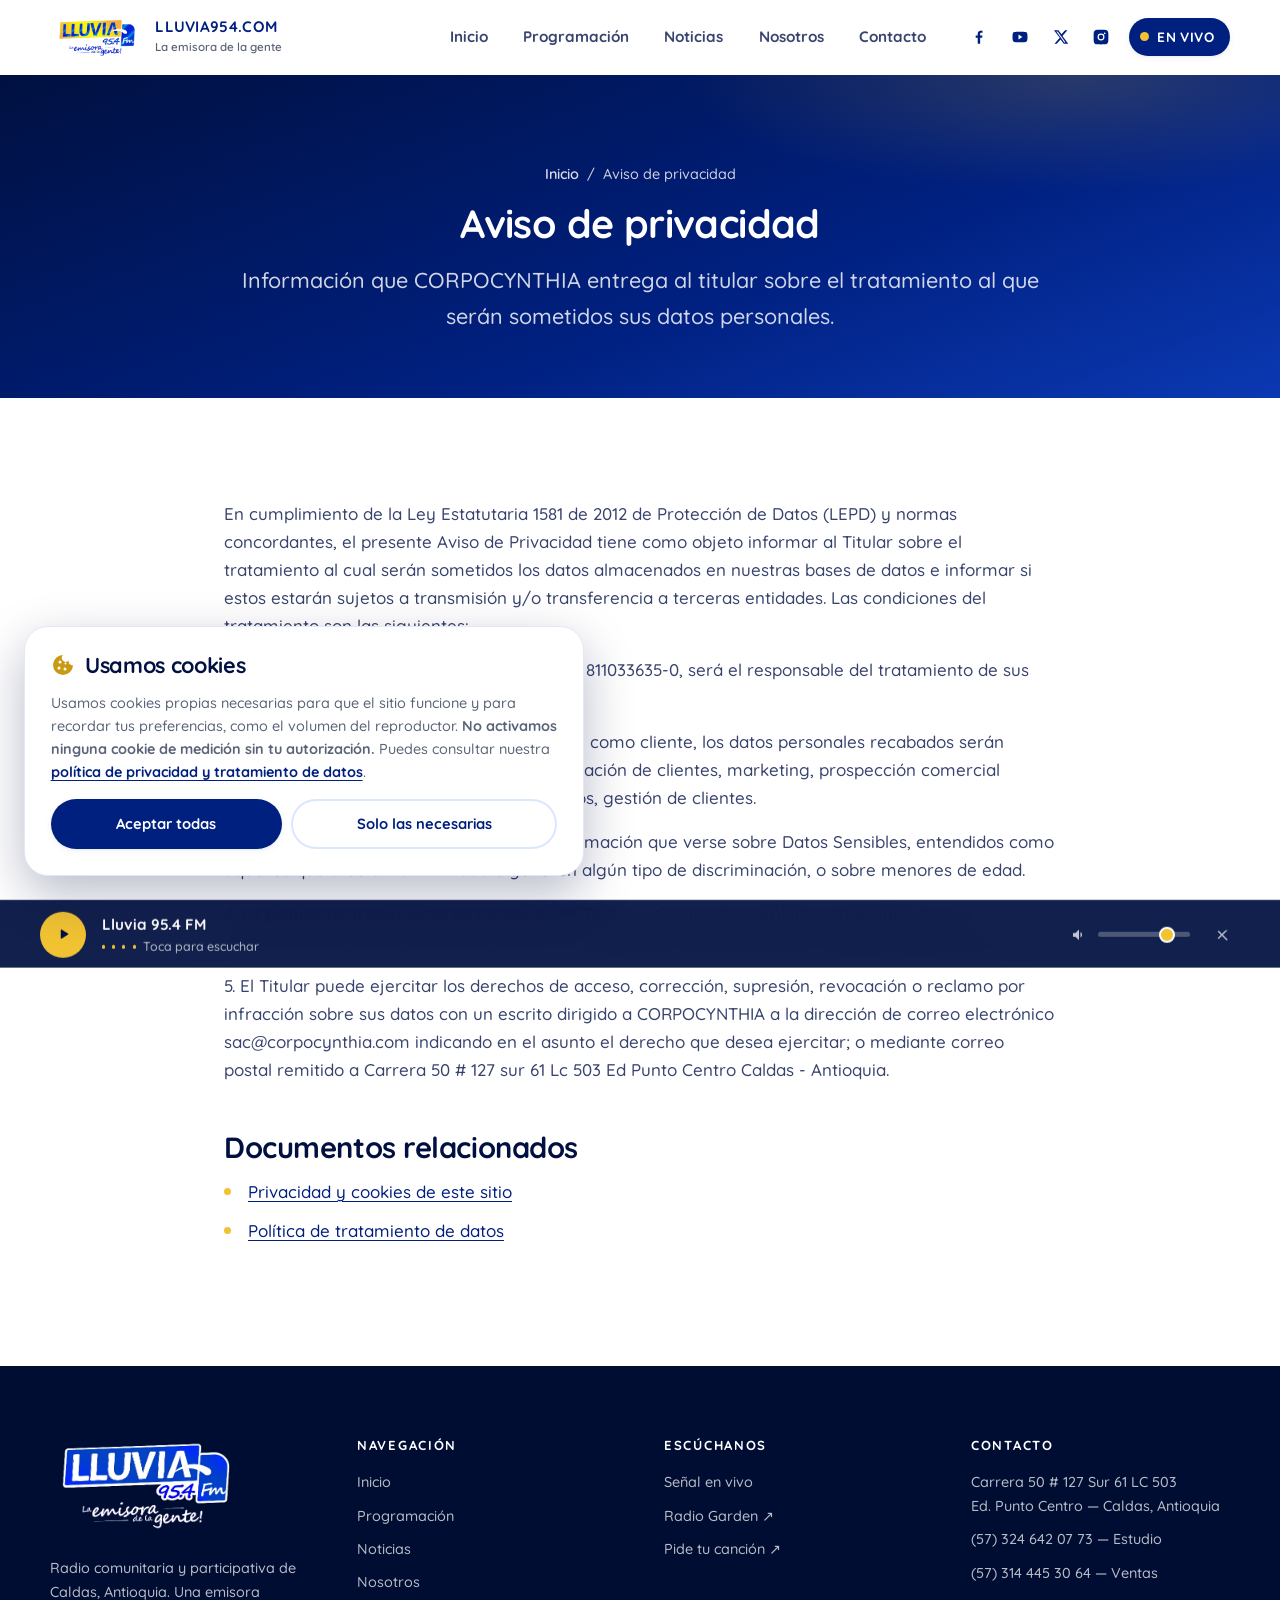
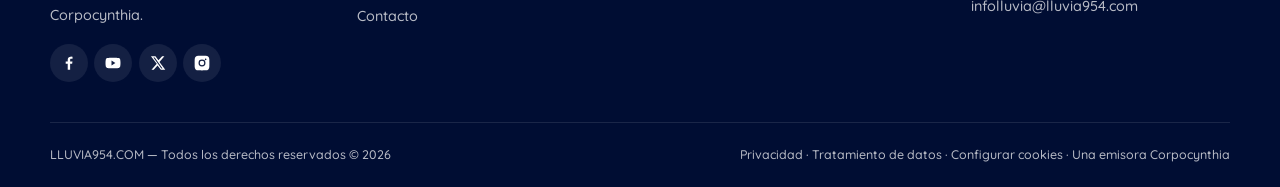
<file: aviso-privacidad.html>
<!DOCTYPE html>
<html lang="es-CO">
<head>
<meta charset="utf-8">
<meta name="viewport" content="width=device-width, initial-scale=1">
<title>Aviso de privacidad — Lluvia 95.4 FM</title>
<meta name="description" content="Aviso de privacidad de CORPOCYNTHIA (Lluvia 95.4 FM), en cumplimiento de la Ley Estatutaria 1581 de 2012.">
<meta name="theme-color" content="#002080">
<meta name="robots" content="index, follow">
<link rel="canonical" href="https://lluvia954.com/aviso-privacidad.html">

<meta property="og:type" content="website">
<meta property="og:locale" content="es_CO">
<meta property="og:site_name" content="LLUVIA 95.4 FM">
<meta property="og:title" content="Aviso de privacidad — Lluvia 95.4 FM">
<meta property="og:description" content="Información que CORPOCYNTHIA entrega al titular sobre el tratamiento al que serán sometidos sus datos personales.">
<meta property="og:url" content="https://lluvia954.com/aviso-privacidad.html">
<meta property="og:image" content="https://lluvia954.com/images/LogoHeaderHD2.png">

<link rel="icon" href="assets/img/favicon.ico" type="image/vnd.microsoft.icon">
<link rel="preconnect" href="https://fonts.googleapis.com">
<link rel="preconnect" href="https://fonts.gstatic.com" crossorigin>
<link rel="stylesheet" href="https://fonts.googleapis.com/css2?family=Quicksand:wght@500;600;700;800&display=swap">
<link rel="stylesheet" href="assets/css/style.css?v=20260912d">
</head>
<body>

<a class="skip-link" href="#contenido">Saltar al contenido</a>

<header class="site-header">
  <div class="container header-inner">
    <a class="brand" href="index.html" aria-label="Lluvia 95.4 FM — Inicio">
      <picture>
        <source srcset="assets/img/LogoHeaderHD2.webp" type="image/webp">
        <img src="assets/img/LogoHeaderHD2.png" width="580" height="259" alt="Lluvia 95.4 FM">
      </picture>
      <span class="brand-text"><b>LLUVIA954.COM</b><span>La emisora de la gente</span></span>
    </a>

    <nav class="nav" aria-label="Navegación principal">
      <ul>
        <li><a href="index.html">Inicio</a></li>
        <li><a href="index.html#programacion">Programación</a></li>
        <li><a href="noticias.html">Noticias</a></li>
        <li><a href="nosotros.html">Nosotros</a></li>
        <li><a href="contacto.html">Contacto</a></li>
      </ul>
    </nav>

    <div class="header-actions">
      <ul class="social-row">
        <li><a href="https://www.facebook.com/lluvia95.4fm" target="_blank" rel="noopener" aria-label="Facebook de Lluvia 95.4 FM"><svg viewBox="0 0 24 24" fill="currentColor" aria-hidden="true"><path d="M13.5 21v-8h2.7l.4-3.1h-3.1V7.9c0-.9.25-1.5 1.54-1.5H16.7V3.63A21 21 0 0 0 14.3 3.5c-2.37 0-4 1.45-4 4.11V9.9H7.6V13h2.7v8Z"/></svg></a></li>
        <li><a href="https://www.youtube.com/channel/UCA2hxiSh7EQOa8jrca1sIJg" target="_blank" rel="noopener" aria-label="YouTube de Lluvia 95.4 FM"><svg viewBox="0 0 24 24" fill="currentColor" aria-hidden="true"><path d="M21.6 7.2a2.5 2.5 0 0 0-1.76-1.77C18.25 5 12 5 12 5s-6.25 0-7.84.43A2.5 2.5 0 0 0 2.4 7.2 26 26 0 0 0 2 12a26 26 0 0 0 .4 4.8 2.5 2.5 0 0 0 1.76 1.77C5.75 19 12 19 12 19s6.25 0 7.84-.43a2.5 2.5 0 0 0 1.76-1.77A26 26 0 0 0 22 12a26 26 0 0 0-.4-4.8ZM10 15.2V8.8l5.2 3.2Z"/></svg></a></li>
        <li><a href="https://twitter.com/lluvia954fm" target="_blank" rel="noopener" aria-label="X (Twitter) de Lluvia 95.4 FM"><svg viewBox="0 0 24 24" fill="currentColor" aria-hidden="true"><path d="M17.5 3h3l-6.56 7.5L21.7 21h-5.9l-4.4-5.77L6.3 21H3.3l7-8L2.6 3h6l4 5.3Zm-1.05 16.2h1.66L7.6 4.7H5.83Z"/></svg></a></li>
        <li><a href="https://www.instagram.com/lluvia95.4fm/" target="_blank" rel="noopener" aria-label="Instagram de Lluvia 95.4 FM"><svg viewBox="0 0 24 24" fill="currentColor" aria-hidden="true"><path d="M12 2.2c3.2 0 3.58 0 4.85.07 3.25.15 4.77 1.69 4.92 4.92.06 1.27.07 1.65.07 4.85s0 3.58-.07 4.85c-.15 3.23-1.66 4.77-4.92 4.92-1.27.06-1.64.07-4.85.07s-3.58 0-4.85-.07c-3.26-.15-4.77-1.7-4.92-4.92C2.2 15.58 2.2 15.2 2.2 12s0-3.58.07-4.85C2.42 3.92 3.93 2.38 7.15 2.23 8.42 2.2 8.8 2.2 12 2.2Zm0 5.16a4.64 4.64 0 1 0 0 9.28 4.64 4.64 0 0 0 0-9.28Zm0 7.65a3.01 3.01 0 1 1 0-6.02 3.01 3.01 0 0 1 0 6.02Zm4.83-8.89a1.08 1.08 0 1 0 0 2.17 1.08 1.08 0 0 0 0-2.17Z"/></svg></a></li>
      </ul>
      <button class="live-btn" type="button" data-player-toggle aria-pressed="false" aria-label="Reproducir la transmisión en vivo">
        <span class="live-dot" aria-hidden="true"></span><span class="live-label">EN VIVO</span>
      </button>
      <button class="burger" type="button" aria-expanded="false" aria-controls="menu-movil" aria-label="Abrir menú"><span aria-hidden="true"></span></button>
    </div>
  </div>
</header>

<div class="mobile-nav" id="menu-movil" aria-hidden="true">
  <div class="mobile-nav__backdrop"></div>
  <div class="mobile-nav__panel" role="dialog" aria-modal="true" aria-label="Menú de navegación">
    <div class="mobile-nav__top">
      <img src="assets/img/Welcome-LLuvia954.webp" width="479" height="240" alt="Lluvia 95.4 FM">
      <button class="mobile-nav__close" type="button" aria-label="Cerrar menú">&times;</button>
    </div>
    <nav class="mobile-nav__links" aria-label="Navegación móvil">
      <a href="index.html">Inicio</a>
      <a href="index.html#programacion">Programación</a>
      <a href="noticias.html">Noticias</a>
      <a href="nosotros.html">Nosotros</a>
      <a href="contacto.html">Contacto</a>
    </nav>
    <div class="mobile-nav__footer">
      <a class="btn btn--gold btn--block" href="https://api.whatsapp.com/send?phone=573246420773&amp;text=Saludos,%20les%20contacto%20v%C3%ADa%20web." target="_blank" rel="noopener">Pide tu canción</a>
    </div>
  </div>
</div>

<main id="contenido">

  <section class="page-hero">
    <div class="container">
      <nav class="breadcrumb" aria-label="Ruta de navegación">
        <a href="index.html">Inicio</a><span aria-hidden="true">/</span><span>Aviso de privacidad</span>
      </nav>
      <h1>Aviso de privacidad</h1>
      <p>Información que CORPOCYNTHIA entrega al titular sobre el tratamiento al que serán sometidos sus datos personales.</p>
    </div>
  </section>

  <section class="section">
    <div class="container" style="max-width:52rem">

      <article class="prosa">
        <p>En cumplimiento de la Ley Estatutaria 1581 de 2012 de Protección de Datos (LEPD) y normas concordantes, el presente Aviso de Privacidad tiene como objeto informar al Titular sobre el tratamiento al cual serán sometidos los datos almacenados en nuestras bases de datos e informar si estos estarán sujetos a transmisión y/o transferencia a terceras entidades. Las condiciones del tratamiento son las siguientes:</p>
        <p>1. CORPOCYNTHIA. identificada con el NIT No. 811033635-0, será el responsable del tratamiento de sus datos personales.</p>
        <p>2. Con objeto de recibir una atención integral como cliente, los datos personales recabados serán tratados con las siguientes finalidades: fidelización de clientes, marketing, prospección comercial publicidad propia, segmentación de mercados, gestión de clientes.</p>
        <p>3. Es de carácter facultativo suministrar información que verse sobre Datos Sensibles, entendidos como aquellos que afectan la intimidad o generen algún tipo de discriminación, o sobre menores de edad.</p>
        <p>4. La política de tratamiento de los datos del Titular, así como los cambios sustanciales que se produzcan en ésta, se podrán consultar en el siguiente correo electrónico: sac@corpocynthia.com.</p>
        <p>5. El Titular puede ejercitar los derechos de acceso, corrección, supresión, revocación o reclamo por infracción sobre sus datos con un escrito dirigido a CORPOCYNTHIA a la dirección de correo electrónico sac@corpocynthia.com indicando en el asunto el derecho que desea ejercitar; o mediante correo postal remitido a Carrera 50 # 127 sur 61 Lc 503 Ed Punto Centro Caldas - Antioquia.</p>
        <h2>Documentos relacionados</h2>
        <ul class="lista">
          <li><a href="privacidad.html">Privacidad y cookies de este sitio</a></li>
          <li><a href="politica-de-tratamiento-de-datos.html">Política de tratamiento de datos</a></li>
        </ul>
      </article>

    </div>
  </section>

</main>

<footer class="site-footer">
  <div class="container">
    <div class="footer-grid">
      <div class="footer-brand">
        <img src="assets/img/Welcome-LLuvia954.webp" width="479" height="240" loading="lazy" alt="Lluvia 95.4 FM">
        <p>Radio comunitaria y participativa de Caldas, Antioquia. Una emisora Corpocynthia.</p>
        <ul class="social-row mt-2">
          <li><a href="https://www.facebook.com/lluvia95.4fm" target="_blank" rel="noopener" aria-label="Facebook"><svg viewBox="0 0 24 24" fill="currentColor" aria-hidden="true"><path d="M13.5 21v-8h2.7l.4-3.1h-3.1V7.9c0-.9.25-1.5 1.54-1.5H16.7V3.63A21 21 0 0 0 14.3 3.5c-2.37 0-4 1.45-4 4.11V9.9H7.6V13h2.7v8Z"/></svg></a></li>
          <li><a href="https://www.youtube.com/channel/UCA2hxiSh7EQOa8jrca1sIJg" target="_blank" rel="noopener" aria-label="YouTube"><svg viewBox="0 0 24 24" fill="currentColor" aria-hidden="true"><path d="M21.6 7.2a2.5 2.5 0 0 0-1.76-1.77C18.25 5 12 5 12 5s-6.25 0-7.84.43A2.5 2.5 0 0 0 2.4 7.2 26 26 0 0 0 2 12a26 26 0 0 0 .4 4.8 2.5 2.5 0 0 0 1.76 1.77C5.75 19 12 19 12 19s6.25 0 7.84-.43a2.5 2.5 0 0 0 1.76-1.77A26 26 0 0 0 22 12a26 26 0 0 0-.4-4.8ZM10 15.2V8.8l5.2 3.2Z"/></svg></a></li>
          <li><a href="https://twitter.com/lluvia954fm" target="_blank" rel="noopener" aria-label="X (Twitter)"><svg viewBox="0 0 24 24" fill="currentColor" aria-hidden="true"><path d="M17.5 3h3l-6.56 7.5L21.7 21h-5.9l-4.4-5.77L6.3 21H3.3l7-8L2.6 3h6l4 5.3Zm-1.05 16.2h1.66L7.6 4.7H5.83Z"/></svg></a></li>
          <li><a href="https://www.instagram.com/lluvia95.4fm/" target="_blank" rel="noopener" aria-label="Instagram"><svg viewBox="0 0 24 24" fill="currentColor" aria-hidden="true"><path d="M12 2.2c3.2 0 3.58 0 4.85.07 3.25.15 4.77 1.69 4.92 4.92.06 1.27.07 1.65.07 4.85s0 3.58-.07 4.85c-.15 3.23-1.66 4.77-4.92 4.92-1.27.06-1.64.07-4.85.07s-3.58 0-4.85-.07c-3.26-.15-4.77-1.7-4.92-4.92C2.2 15.58 2.2 15.2 2.2 12s0-3.58.07-4.85C2.42 3.92 3.93 2.38 7.15 2.23 8.42 2.2 8.8 2.2 12 2.2Zm0 5.16a4.64 4.64 0 1 0 0 9.28 4.64 4.64 0 0 0 0-9.28Zm0 7.65a3.01 3.01 0 1 1 0-6.02 3.01 3.01 0 0 1 0 6.02Zm4.83-8.89a1.08 1.08 0 1 0 0 2.17 1.08 1.08 0 0 0 0-2.17Z"/></svg></a></li>
        </ul>
      </div>

      <nav aria-label="Enlaces del sitio">
        <h4>Navegación</h4>
        <ul>
          <li><a href="index.html">Inicio</a></li>
          <li><a href="index.html#programacion">Programación</a></li>
          <li><a href="noticias.html">Noticias</a></li>
          <li><a href="nosotros.html">Nosotros</a></li>
          <li><a href="contacto.html">Contacto</a></li>
        </ul>
      </nav>

      <div>
        <h4>Escúchanos</h4>
        <ul>
          <li><a href="index.html#escuchar">Señal en vivo</a></li>
          <li><a href="http://radio.garden/listen/lluvia-stereo-radio/9Hl8FhTi" target="_blank" rel="noopener">Radio Garden ↗</a></li>
          <li><a href="https://api.whatsapp.com/send?phone=573246420773&amp;text=Saludos,%20les%20contacto%20v%C3%ADa%20web." target="_blank" rel="noopener">Pide tu canción ↗</a></li>
        </ul>
      </div>

      <div>
        <h4>Contacto</h4>
        <ul>
          <li>Carrera 50 # 127 Sur 61 LC 503<br>Ed. Punto Centro — Caldas, Antioquia</li>
          <li><a href="tel:+573246420773">(57) 324 642 07 73</a> — Estudio</li>
          <li><a href="tel:+573144453064">(57) 314 445 30 64</a> — Ventas</li>
          <li><a href="mailto:infolluvia@lluvia954.com">infolluvia@lluvia954.com</a></li>
        </ul>
      </div>
    </div>

    <div class="footer-bottom">
      <p>LLUVIA954.COM — Todos los derechos reservados © <span data-year>2026</span></p>
      <p><a href="privacidad.html">Privacidad</a> · <a href="politica-de-tratamiento-de-datos.html">Tratamiento de datos</a> · <a href="#" data-cookies-abrir>Configurar cookies</a> · Una emisora Corpocynthia</p>
    </div>
  </div>
</footer>

<div class="sticky-player" aria-label="Reproductor de radio en vivo">
  <div class="container container--wide sticky-player__inner">
    <button class="play-btn" type="button" data-player-toggle aria-pressed="false" aria-label="Reproducir la transmisión en vivo">
      <svg class="icon-play" viewBox="0 0 24 24" fill="currentColor" aria-hidden="true"><path d="M8 5.14v13.72a1 1 0 0 0 1.53.85l10.74-6.86a1 1 0 0 0 0-1.7L9.53 4.29A1 1 0 0 0 8 5.14Z"/></svg>
      <svg class="icon-pause" viewBox="0 0 24 24" fill="currentColor" aria-hidden="true"><path d="M7 4.5h3.5v15H7Zm6.5 0H17v15h-3.5Z"/></svg>
    </button>
    <div class="sticky-player__meta">
      <b>Lluvia 95.4 FM</b>
      <span>
        <span class="eq" data-active="false" aria-hidden="true"><span></span><span></span><span></span><span></span></span>
        <span data-player-status>Toca para escuchar</span>
      </span>
    </div>
    <div class="volume-row">
      <svg viewBox="0 0 24 24" fill="currentColor" aria-hidden="true"><path d="M4 9.5v5h3.2L12 18.9V5.1L7.2 9.5Zm12.2 2.5a4 4 0 0 0-2.2-3.58v7.15A4 4 0 0 0 16.2 12Z"/></svg>
      <label class="visually-hidden" for="vol-sticky">Volumen</label>
      <input id="vol-sticky" type="range" min="0" max="100" value="80" data-player-volume>
    </div>
    <button class="sticky-player__close" type="button" aria-label="Cerrar el reproductor">
      <svg viewBox="0 0 24 24" width="18" height="18" fill="currentColor" aria-hidden="true"><path d="M18.3 5.7 12 12l6.3 6.3-1.4 1.4L10.6 13.4 6.3 17.7 4.9 16.3 9.2 12 4.9 7.7l1.4-1.4 4.3 4.3 4.3-4.3Z"/></svg>
    </button>
  </div>
</div>

<button class="to-top" type="button" aria-label="Volver arriba">
  <svg viewBox="0 0 24 24" fill="currentColor" aria-hidden="true"><path d="M12 5.8 4.9 12.9l1.4 1.4L11 9.6V19h2V9.6l4.7 4.7 1.4-1.4Z"/></svg>
</button>


<!-- ====================== AVISO DE COOKIES ====================== -->
<aside class="cookies" role="region" aria-label="Aviso de cookies" hidden>
  <div class="cookies__head">
    <svg viewBox="0 0 24 24" fill="currentColor" aria-hidden="true"><path d="M12 2a10 10 0 1 0 10 10 3.4 3.4 0 0 1-4.2-4.4A3.4 3.4 0 0 1 12 2Zm-3 5.5a1.5 1.5 0 1 1 0 3 1.5 1.5 0 0 1 0-3Zm-1 6a1.5 1.5 0 1 1 0 3 1.5 1.5 0 0 1 0-3Zm6 1a1.5 1.5 0 1 1 0 3 1.5 1.5 0 0 1 0-3Zm.5-5a1 1 0 1 1 0 2 1 1 0 0 1 0-2Z"/></svg>
    <h2 id="cookies-titulo">Usamos cookies</h2>
  </div>
  <p>
    Usamos cookies propias necesarias para que el sitio funcione y para recordar tus
    preferencias, como el volumen del reproductor. <strong>No activamos ninguna cookie de
    medición sin tu autorización.</strong> Puedes consultar nuestra
    <a href="privacidad.html">política de privacidad y tratamiento de datos</a>.
  </p>
  <div class="cookies__acciones">
    <button class="btn btn--primary" type="button" data-cookies-aceptar>Aceptar todas</button>
    <button class="btn btn--ghost" type="button" data-cookies-rechazar>Solo las necesarias</button>
  </div>
</aside>

<script src="assets/js/main.js?v=20260912d" defer></script>
</body>
</html>
</file>
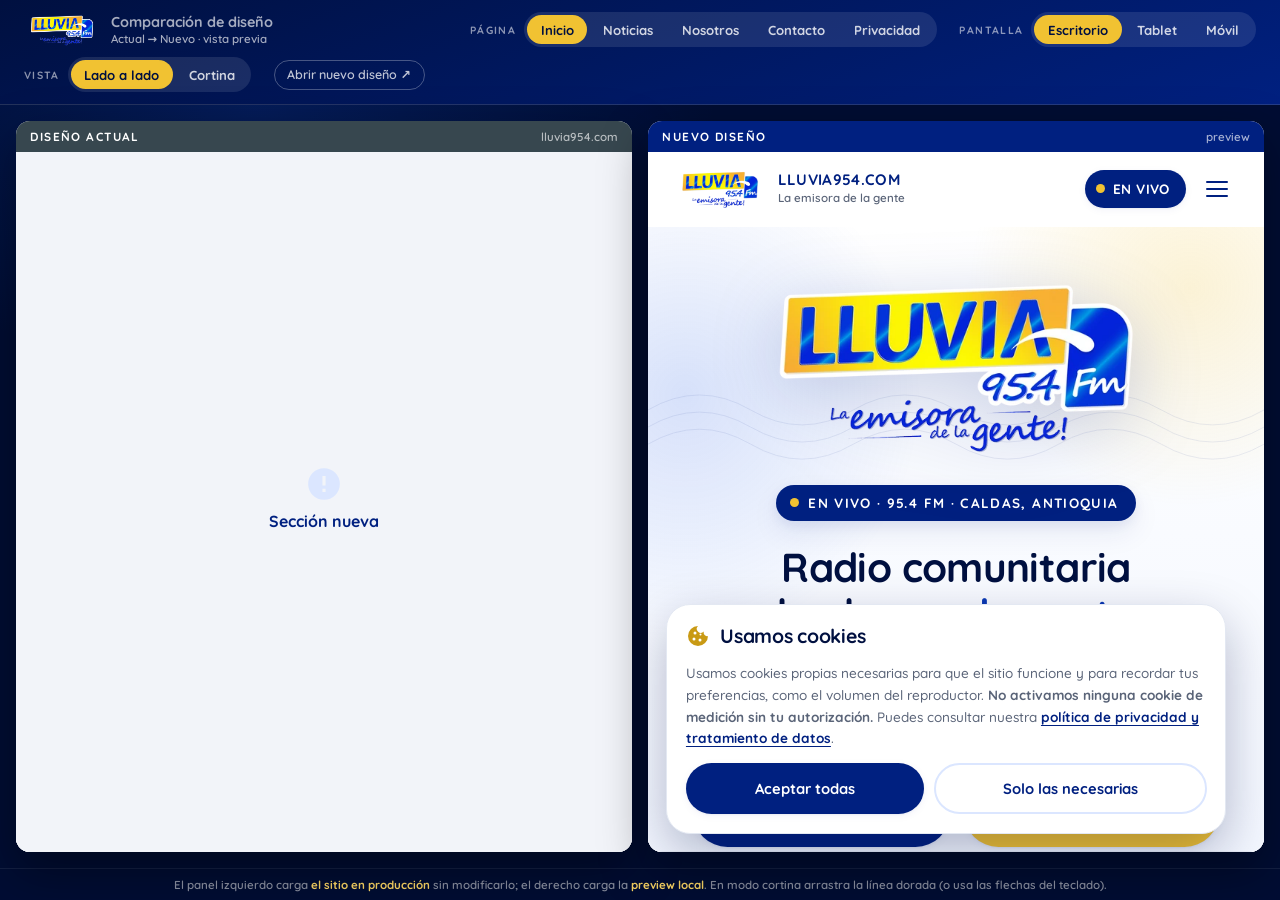
<file: comparacion.html>
<!DOCTYPE html>
<html lang="es-CO">
<head>
<meta charset="utf-8">
<meta name="viewport" content="width=device-width, initial-scale=1">
<title>Comparación: diseño actual → nuevo diseño | Lluvia 95.4 FM</title>
<meta name="robots" content="noindex, nofollow">
<link rel="icon" href="assets/img/favicon.ico" type="image/vnd.microsoft.icon">
<link rel="preconnect" href="https://fonts.googleapis.com">
<link rel="preconnect" href="https://fonts.gstatic.com" crossorigin>
<link rel="stylesheet" href="https://fonts.googleapis.com/css2?family=Quicksand:wght@500;600;700;800&display=swap">
<style>
  :root {
    --blue-900:#000d33; --blue-800:#001040; --blue-700:#002080; --blue-600:#0b39b3;
    --blue-50:#f0f5ff; --blue-100:#dbe6ff;
    --gold-500:#f1c232; --gold-400:#ffd966;
    --ink:#16204a; --muted:#5a6478; --line:#e3e8f2;
    --font:"Quicksand","Trebuchet MS","Segoe UI",system-ui,sans-serif;
    --bar-h: 118px;
  }
  *,*::before,*::after{box-sizing:border-box}
  *{margin:0}
  html,body{height:100%}
  body{
    font-family:var(--font); font-weight:600; color:var(--ink);
    background:var(--blue-900);
    display:flex; flex-direction:column; overflow:hidden;
  }
  button{font:inherit;color:inherit;cursor:pointer;background:none;border:0}
  :focus-visible{outline:3px solid var(--gold-500);outline-offset:2px;border-radius:6px}

  /* ---------------- Barra de control ---------------- */
  .toolbar{
    flex:none; background:linear-gradient(160deg,var(--blue-800),var(--blue-700));
    color:#fff; padding:.75rem clamp(.75rem,2vw,1.5rem);
    display:flex; flex-wrap:wrap; align-items:center; gap:.6rem 1.4rem;
    border-bottom:1px solid rgba(255,255,255,.14);
  }
  .toolbar__brand{display:flex;align-items:center;gap:.65rem;margin-right:auto}
  .toolbar__brand img{height:34px;width:auto;display:block}
  .toolbar__brand b{display:block;font-size:.9rem;font-weight:800;line-height:1.2}
  .toolbar__brand span{display:block;font-size:.72rem;color:rgba(255,255,255,.65)}

  .group{display:flex;align-items:center;gap:.5rem}
  .group > .label{
    font-size:.66rem;letter-spacing:.13em;text-transform:uppercase;
    color:rgba(255,255,255,.55);font-weight:700;
  }
  .seg{display:flex;background:rgba(255,255,255,.1);border-radius:999px;padding:3px;gap:2px}
  .seg button{
    padding:.42rem .85rem;border-radius:999px;font-size:.82rem;font-weight:700;
    color:rgba(255,255,255,.8); white-space:nowrap;
    transition:background-color .25s,color .25s;
  }
  .seg button:hover{background:rgba(255,255,255,.12);color:#fff}
  .seg button[aria-pressed="true"]{background:var(--gold-500);color:var(--blue-800)}

  .toolbar a.ext{
    font-size:.78rem;color:rgba(255,255,255,.75);text-decoration:none;
    border:1px solid rgba(255,255,255,.28);padding:.4rem .8rem;border-radius:999px;
    transition:background-color .25s,color .25s;
  }
  .toolbar a.ext:hover{background:rgba(255,255,255,.14);color:#fff}

  /* ---------------- Escenario ---------------- */
  .stage{
    flex:1; min-height:0; position:relative;
    background:
      radial-gradient(60% 60% at 20% 0%, rgba(20,80,224,.22), transparent 60%),
      var(--blue-900);
    padding:clamp(.5rem,1.5vw,1rem);
    display:flex; gap:clamp(.5rem,1.5vw,1rem);
  }

  .pane{
    flex:1 1 0; min-width:0; position:relative;
    display:flex; flex-direction:column;
    border-radius:14px; overflow:hidden;
    background:#fff; box-shadow:0 18px 48px rgba(0,0,0,.4);
  }
  .pane__tag{
    flex:none; display:flex; align-items:center; justify-content:space-between; gap:.75rem;
    padding:.5rem .9rem; font-size:.74rem; font-weight:800;
    letter-spacing:.12em; text-transform:uppercase;
  }
  .pane--old .pane__tag{background:#37474f;color:#fff}
  .pane--new .pane__tag{background:var(--blue-700);color:#fff}
  .pane__tag em{font-style:normal;font-weight:600;letter-spacing:0;text-transform:none;color:rgba(255,255,255,.65);font-size:.72rem}

  .frame-wrap{
    flex:1; min-height:0; position:relative; overflow:hidden;
    background:#fff; display:flex; justify-content:center;
  }
  .frame-wrap iframe{
    border:0; background:#fff; display:block;
    width:100%; height:100%;
    transform-origin:top center;
  }
  /* Anchos de dispositivo emulado */
  body[data-device="tablet"] .frame-wrap iframe{width:820px}
  body[data-device="mobile"] .frame-wrap iframe{width:390px}
  body[data-device="tablet"] .frame-wrap,
  body[data-device="mobile"] .frame-wrap{
    background:repeating-linear-gradient(45deg,#f2f4f9,#f2f4f9 10px,#eaeef6 10px,#eaeef6 20px);
  }
  body[data-device="mobile"] .frame-wrap iframe,
  body[data-device="tablet"] .frame-wrap iframe{
    box-shadow:0 0 0 1px var(--line), 0 10px 30px rgba(0,0,0,.12);
  }

  /* ---------------- Modo cortina ---------------- */
  body[data-mode="slider"] .stage{display:block}
  body[data-mode="slider"] .pane{
    position:absolute; inset:clamp(.5rem,1.5vw,1rem);
    border-radius:14px;
  }
  body[data-mode="slider"] .pane--new{
    clip-path:inset(0 0 0 var(--split,50%));
  }
  body[data-mode="slider"] .pane__tag{
    position:absolute; top:0; z-index:3; padding:.45rem .8rem; border-radius:0 0 10px 0;
  }
  body[data-mode="slider"] .pane--old .pane__tag{left:0}
  body[data-mode="slider"] .pane--new .pane__tag{right:0;border-radius:0 0 0 10px}
  body[data-mode="slider"] .frame-wrap{position:absolute;inset:0}

  .handle{display:none}
  body[data-mode="slider"] .handle{
    display:block; position:absolute; inset-block:clamp(.5rem,1.5vw,1rem);
    left:var(--split,50%); width:4px; margin-left:-2px;
    background:var(--gold-500); z-index:5; cursor:ew-resize;
    box-shadow:0 0 0 1px rgba(0,0,0,.25);
  }
  .handle::after{
    content:"⟺"; position:absolute; top:50%; left:50%;
    transform:translate(-50%,-50%);
    width:46px; height:46px; border-radius:50%;
    background:var(--gold-500); color:var(--blue-800);
    display:grid; place-items:center; font-size:1.1rem; font-weight:800;
    box-shadow:0 6px 18px rgba(0,0,0,.35);
  }
  .pane-vacio{
    position:absolute;inset:0;display:grid;place-content:center;justify-items:center;gap:.5rem;
    padding:2rem;text-align:center;background:#f2f4f9;color:var(--muted);
  }
  .pane-vacio svg{width:38px;height:38px;color:var(--blue-100)}
  .pane-vacio strong{color:var(--blue-700);font-size:1rem}
  .pane-vacio p{max-width:30ch;font-size:.82rem;font-weight:600}

  .drag-shield{position:absolute;inset:0;z-index:4;display:none;cursor:ew-resize}
  body.is-dragging .drag-shield{display:block}

  /* ---------------- Nota ---------------- */
  .note{
    flex:none; background:var(--blue-900); color:rgba(255,255,255,.55);
    font-size:.72rem; font-weight:600; text-align:center;
    padding:.5rem 1rem; border-top:1px solid rgba(255,255,255,.08);
  }
  .note b{color:var(--gold-400)}

  @media (max-width:820px){
    body[data-mode="side"] .stage{flex-direction:column}
    .toolbar__brand span{display:none}
  }
</style>
</head>
<body data-page="inicio" data-device="desktop" data-mode="side">

<div class="toolbar">
  <div class="toolbar__brand">
    <img src="assets/img/LogoHeaderHD2.webp" alt="Lluvia 95.4 FM">
    <span>
      <b>Comparación de diseño</b>
      <span>Actual → Nuevo · vista previa</span>
    </span>
  </div>

  <div class="group">
    <span class="label">Página</span>
    <div class="seg" role="group" aria-label="Elegir página">
      <button type="button" data-page-btn="inicio"     aria-pressed="true">Inicio</button>
      <button type="button" data-page-btn="noticias"   aria-pressed="false">Noticias</button>
      <button type="button" data-page-btn="nosotros"   aria-pressed="false">Nosotros</button>
      <button type="button" data-page-btn="contacto"   aria-pressed="false">Contacto</button>
      <button type="button" data-page-btn="privacidad" aria-pressed="false">Privacidad</button>
    </div>
  </div>

  <div class="group">
    <span class="label">Pantalla</span>
    <div class="seg" role="group" aria-label="Elegir tamaño de pantalla">
      <button type="button" data-device-btn="desktop" aria-pressed="true">Escritorio</button>
      <button type="button" data-device-btn="tablet"  aria-pressed="false">Tablet</button>
      <button type="button" data-device-btn="mobile"  aria-pressed="false">Móvil</button>
    </div>
  </div>

  <div class="group">
    <span class="label">Vista</span>
    <div class="seg" role="group" aria-label="Elegir modo de comparación">
      <button type="button" data-mode-btn="side"   aria-pressed="true">Lado a lado</button>
      <button type="button" data-mode-btn="slider" aria-pressed="false">Cortina</button>
    </div>
  </div>

  <a class="ext" id="open-new" href="index.html" target="_blank" rel="noopener">Abrir nuevo diseño ↗</a>
</div>

<div class="stage">
  <section class="pane pane--old">
    <div class="pane__tag">
      <span>Diseño actual</span>
      <em id="old-url">lluvia954.com</em>
    </div>
    <div class="frame-wrap">
      <iframe id="frame-old" title="Sitio actual de Lluvia 95.4 FM" loading="lazy"
              src="https://lluvia954.com/home.html"></iframe>
      <div id="pane-vacio" class="pane-vacio" hidden>
        <svg viewBox="0 0 24 24" fill="currentColor" aria-hidden="true"><path d="M12 2a10 10 0 1 0 10 10A10 10 0 0 0 12 2Zm1 15h-2v-2h2Zm0-4h-2V7h2Z"/></svg>
        <strong>Sección nueva</strong>
        <p></p>
      </div>
    </div>
  </section>

  <section class="pane pane--new">
    <div class="pane__tag">
      <span>Nuevo diseño</span>
      <em id="new-url">preview</em>
    </div>
    <div class="frame-wrap">
      <iframe id="frame-new" title="Nuevo diseño de Lluvia 95.4 FM" src="index.html"></iframe>
    </div>
  </section>

  <div class="handle" id="handle" role="separator" aria-label="Arrastra para comparar"
       tabindex="0" aria-valuemin="0" aria-valuemax="100" aria-valuenow="50"></div>
  <div class="drag-shield" id="shield"></div>
</div>

<p class="note">
  El panel izquierdo carga <b>el sitio en producción</b> sin modificarlo; el derecho carga la
  <b>preview local</b>. En modo cortina arrastra la línea dorada (o usa las flechas del teclado).
</p>

<script>
(function () {
  'use strict';

  // old:null = la página no existe en el sitio actual (sección nueva)
  var PAGES = {
    inicio:     { old: 'https://lluvia954.com/home.html',      nue: 'index.html'      },
    nosotros:   { old: 'https://lluvia954.com/acerca-de.html', nue: 'nosotros.html'   },
    contacto:   { old: 'https://lluvia954.com/contacto.html',  nue: 'contacto.html'   },
    noticias:   { old: null, nue: 'noticias.html',   nota: 'El sitio actual no tiene sección de noticias.' },
    privacidad: { old: null, nue: 'privacidad.html', nota: 'El sitio actual solo muestra un aviso de cookies, sin página de política.' }
  };

  var body    = document.body;
  var frameO  = document.getElementById('frame-old');
  var frameN  = document.getElementById('frame-new');
  var oldUrl  = document.getElementById('old-url');
  var newUrl  = document.getElementById('new-url');
  var openNew = document.getElementById('open-new');
  var stage   = document.querySelector('.stage');
  var handle  = document.getElementById('handle');

  function press(selector, attr, value) {
    document.querySelectorAll(selector).forEach(function (b) {
      b.setAttribute('aria-pressed', b.getAttribute(attr) === value ? 'true' : 'false');
    });
  }

  var vacio = document.getElementById('pane-vacio');

  function setPage(key) {
    var p = PAGES[key];
    if (!p) return;
    body.dataset.page = key;

    if (p.old) {
      frameO.hidden = false;
      vacio.hidden = true;
      frameO.src = p.old;
      oldUrl.textContent = p.old.replace(/^https?:\/\//, '');
    } else {
      // Sección nueva: no hay nada que comparar en producción
      frameO.hidden = true;
      frameO.removeAttribute('src');
      vacio.hidden = false;
      vacio.querySelector('p').textContent = p.nota;
      oldUrl.textContent = 'no existe';
    }

    frameN.src = p.nue;
    newUrl.textContent = p.nue;
    openNew.href = p.nue;
    press('[data-page-btn]', 'data-page-btn', key);
  }

  function setDevice(key) {
    body.dataset.device = key;
    press('[data-device-btn]', 'data-device-btn', key);
  }

  function setMode(key) {
    body.dataset.mode = key;
    press('[data-mode-btn]', 'data-mode-btn', key);
  }

  document.querySelectorAll('[data-page-btn]').forEach(function (b) {
    b.addEventListener('click', function () { setPage(b.dataset.pageBtn); });
  });
  document.querySelectorAll('[data-device-btn]').forEach(function (b) {
    b.addEventListener('click', function () { setDevice(b.dataset.deviceBtn); });
  });
  document.querySelectorAll('[data-mode-btn]').forEach(function (b) {
    b.addEventListener('click', function () { setMode(b.dataset.modeBtn); });
  });

  /* ---------- Cortina arrastrable ---------- */
  var split = 50;

  function apply(pct) {
    split = Math.min(100, Math.max(0, pct));
    stage.style.setProperty('--split', split + '%');
    handle.setAttribute('aria-valuenow', Math.round(split));
  }

  function fromClientX(x) {
    var r = stage.getBoundingClientRect();
    apply(((x - r.left) / r.width) * 100);
  }

  function onMove(e) {
    fromClientX(e.touches ? e.touches[0].clientX : e.clientX);
  }
  function stop() {
    body.classList.remove('is-dragging');
    window.removeEventListener('pointermove', onMove);
    window.removeEventListener('pointerup', stop);
    window.removeEventListener('touchmove', onMove);
    window.removeEventListener('touchend', stop);
  }
  function start(e) {
    if (body.dataset.mode !== 'slider') return;
    e.preventDefault();
    body.classList.add('is-dragging');
    window.addEventListener('pointermove', onMove);
    window.addEventListener('pointerup', stop);
    window.addEventListener('touchmove', onMove, { passive: false });
    window.addEventListener('touchend', stop);
  }

  handle.addEventListener('pointerdown', start);
  handle.addEventListener('touchstart', start, { passive: false });
  handle.addEventListener('keydown', function (e) {
    var step = e.shiftKey ? 10 : 2;
    if (e.key === 'ArrowLeft')  { e.preventDefault(); apply(split - step); }
    if (e.key === 'ArrowRight') { e.preventDefault(); apply(split + step); }
    if (e.key === 'Home')       { e.preventDefault(); apply(0); }
    if (e.key === 'End')        { e.preventDefault(); apply(100); }
  });

  apply(50);
})();
</script>
</body>
</html>
</file>
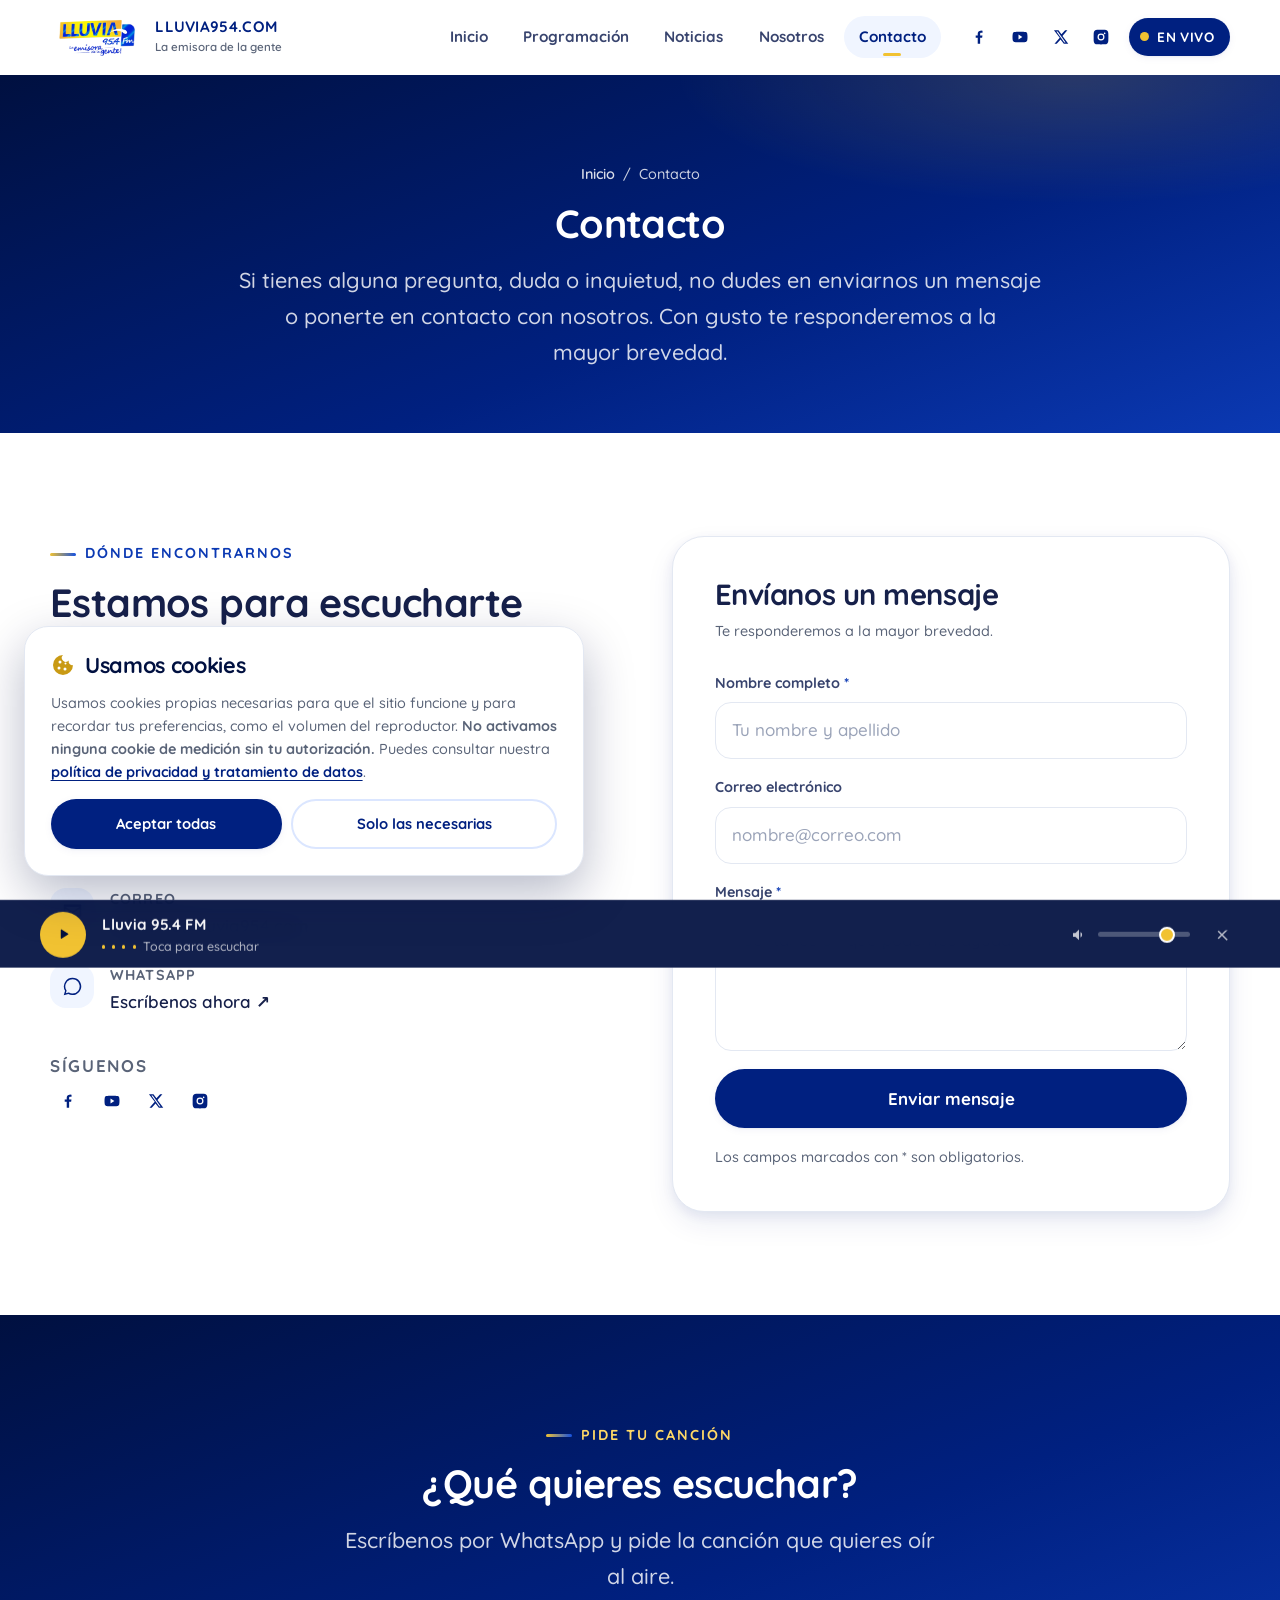
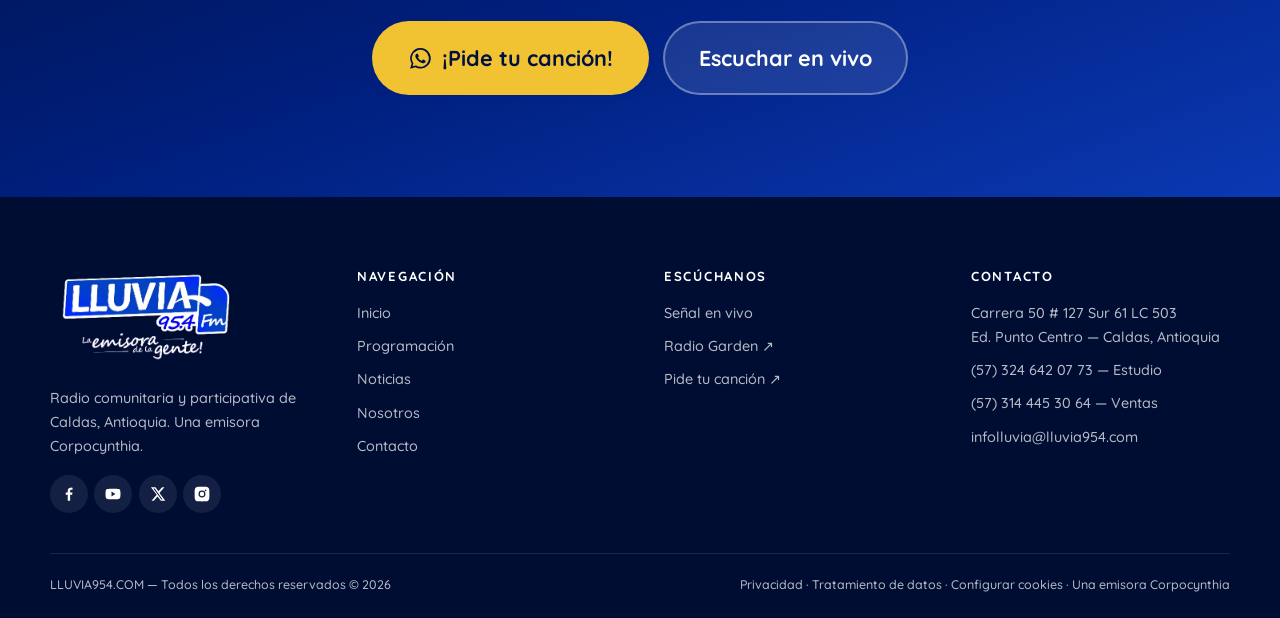
<file: contacto.html>
<!DOCTYPE html>
<html lang="es-CO">
<head>
<meta charset="utf-8">
<meta name="viewport" content="width=device-width, initial-scale=1">
<title>Contacto — Lluvia 95.4 FM | Caldas, Antioquia</title>
<meta name="description" content="Escríbenos. Estudios en Caldas, Antioquia: Carrera 50 # 127 Sur 61. Teléfonos, correo y WhatsApp de Lluvia 95.4 FM, la emisora de la gente.">
<meta name="theme-color" content="#002080">
<link rel="canonical" href="https://lluvia954.com/contacto.html">

<meta property="og:type" content="website">
<meta property="og:locale" content="es_CO">
<meta property="og:site_name" content="LLUVIA 95.4 FM">
<meta property="og:title" content="Contacto — Lluvia 95.4 FM">
<meta property="og:description" content="Escríbenos o visítanos en nuestros estudios en Caldas, Antioquia.">
<meta property="og:url" content="https://lluvia954.com/contacto.html">
<meta property="og:image" content="https://lluvia954.com/images/LogoHeaderHD2.png">

<link rel="icon" href="assets/img/favicon.ico" type="image/vnd.microsoft.icon">
<link rel="preconnect" href="https://fonts.googleapis.com">
<link rel="preconnect" href="https://fonts.gstatic.com" crossorigin>
<link rel="stylesheet" href="https://fonts.googleapis.com/css2?family=Quicksand:wght@500;600;700;800&display=swap">
<link rel="stylesheet" href="assets/css/style.css?v=20260912d">
</head>
<body>

<a class="skip-link" href="#contenido">Saltar al contenido</a>

<header class="site-header">
  <div class="container header-inner">
    <a class="brand" href="index.html" aria-label="Lluvia 95.4 FM — Inicio">
      <picture>
        <source srcset="assets/img/LogoHeaderHD2.webp" type="image/webp">
        <img src="assets/img/LogoHeaderHD2.png" width="580" height="259" alt="Lluvia 95.4 FM">
      </picture>
      <span class="brand-text"><b>LLUVIA954.COM</b><span>La emisora de la gente</span></span>
    </a>

    <nav class="nav" aria-label="Navegación principal">
      <ul>
        <li><a href="index.html">Inicio</a></li>
        <li><a href="index.html#programacion">Programación</a></li>
        <li><a href="noticias.html">Noticias</a></li>
        <li><a href="nosotros.html">Nosotros</a></li>
        <li><a href="contacto.html" aria-current="page">Contacto</a></li>
      </ul>
    </nav>

    <div class="header-actions">
      <ul class="social-row">
        <li><a href="https://www.facebook.com/lluvia95.4fm" target="_blank" rel="noopener" aria-label="Facebook de Lluvia 95.4 FM"><svg viewBox="0 0 24 24" fill="currentColor" aria-hidden="true"><path d="M13.5 21v-8h2.7l.4-3.1h-3.1V7.9c0-.9.25-1.5 1.54-1.5H16.7V3.63A21 21 0 0 0 14.3 3.5c-2.37 0-4 1.45-4 4.11V9.9H7.6V13h2.7v8Z"/></svg></a></li>
        <li><a href="https://www.youtube.com/channel/UCA2hxiSh7EQOa8jrca1sIJg" target="_blank" rel="noopener" aria-label="YouTube de Lluvia 95.4 FM"><svg viewBox="0 0 24 24" fill="currentColor" aria-hidden="true"><path d="M21.6 7.2a2.5 2.5 0 0 0-1.76-1.77C18.25 5 12 5 12 5s-6.25 0-7.84.43A2.5 2.5 0 0 0 2.4 7.2 26 26 0 0 0 2 12a26 26 0 0 0 .4 4.8 2.5 2.5 0 0 0 1.76 1.77C5.75 19 12 19 12 19s6.25 0 7.84-.43a2.5 2.5 0 0 0 1.76-1.77A26 26 0 0 0 22 12a26 26 0 0 0-.4-4.8ZM10 15.2V8.8l5.2 3.2Z"/></svg></a></li>
        <li><a href="https://twitter.com/lluvia954fm" target="_blank" rel="noopener" aria-label="X (Twitter) de Lluvia 95.4 FM"><svg viewBox="0 0 24 24" fill="currentColor" aria-hidden="true"><path d="M17.5 3h3l-6.56 7.5L21.7 21h-5.9l-4.4-5.77L6.3 21H3.3l7-8L2.6 3h6l4 5.3Zm-1.05 16.2h1.66L7.6 4.7H5.83Z"/></svg></a></li>
        <li><a href="https://www.instagram.com/lluvia95.4fm/" target="_blank" rel="noopener" aria-label="Instagram de Lluvia 95.4 FM"><svg viewBox="0 0 24 24" fill="currentColor" aria-hidden="true"><path d="M12 2.2c3.2 0 3.58 0 4.85.07 3.25.15 4.77 1.69 4.92 4.92.06 1.27.07 1.65.07 4.85s0 3.58-.07 4.85c-.15 3.23-1.66 4.77-4.92 4.92-1.27.06-1.64.07-4.85.07s-3.58 0-4.85-.07c-3.26-.15-4.77-1.7-4.92-4.92C2.2 15.58 2.2 15.2 2.2 12s0-3.58.07-4.85C2.42 3.92 3.93 2.38 7.15 2.23 8.42 2.2 8.8 2.2 12 2.2Zm0 5.16a4.64 4.64 0 1 0 0 9.28 4.64 4.64 0 0 0 0-9.28Zm0 7.65a3.01 3.01 0 1 1 0-6.02 3.01 3.01 0 0 1 0 6.02Zm4.83-8.89a1.08 1.08 0 1 0 0 2.17 1.08 1.08 0 0 0 0-2.17Z"/></svg></a></li>
      </ul>
      <button class="live-btn" type="button" data-player-toggle aria-pressed="false" aria-label="Reproducir la transmisión en vivo">
        <span class="live-dot" aria-hidden="true"></span><span class="live-label">EN VIVO</span>
      </button>
      <button class="burger" type="button" aria-expanded="false" aria-controls="menu-movil" aria-label="Abrir menú"><span aria-hidden="true"></span></button>
    </div>
  </div>
</header>

<div class="mobile-nav" id="menu-movil" aria-hidden="true">
  <div class="mobile-nav__backdrop"></div>
  <div class="mobile-nav__panel" role="dialog" aria-modal="true" aria-label="Menú de navegación">
    <div class="mobile-nav__top">
      <img src="assets/img/Welcome-LLuvia954.webp" width="479" height="240" alt="Lluvia 95.4 FM">
      <button class="mobile-nav__close" type="button" aria-label="Cerrar menú">&times;</button>
    </div>
    <nav class="mobile-nav__links" aria-label="Navegación móvil">
      <a href="index.html">Inicio</a>
      <a href="index.html#programacion">Programación</a>
      <a href="noticias.html">Noticias</a>
      <a href="nosotros.html">Nosotros</a>
      <a href="contacto.html" aria-current="page">Contacto</a>
    </nav>
    <div class="mobile-nav__footer">
      <a class="btn btn--gold btn--block" href="https://api.whatsapp.com/send?phone=573246420773&amp;text=Saludos,%20les%20contacto%20v%C3%ADa%20web." target="_blank" rel="noopener">Pide tu canción</a>
    </div>
  </div>
</div>

<main id="contenido">

  <section class="page-hero">
    <div class="container">
      <nav class="breadcrumb" aria-label="Ruta de navegación">
        <a href="index.html">Inicio</a><span aria-hidden="true">/</span><span>Contacto</span>
      </nav>
      <h1>Contacto</h1>
      <p>
        Si tienes alguna pregunta, duda o inquietud, no dudes en enviarnos un mensaje o ponerte
        en contacto con nosotros. Con gusto te responderemos a la mayor brevedad.
      </p>
    </div>
  </section>

  <section class="section">
    <div class="container">
      <div class="grid grid--2" style="align-items:start;gap:clamp(2rem,5vw,4rem)">

        <!-- Datos de contacto -->
        <div class="reveal">
          <span class="eyebrow">Dónde encontrarnos</span>
          <h2>Estamos para escucharte</h2>

          <div class="mt-3 grid" style="gap:1.5rem">
            <div class="contact-item">
              <span class="contact-item__icon" aria-hidden="true"><svg viewBox="0 0 24 24" fill="currentColor"><path d="M12 2a7 7 0 0 0-7 7c0 5.25 7 13 7 13s7-7.75 7-13a7 7 0 0 0-7-7Zm0 9.5A2.5 2.5 0 1 1 14.5 9 2.5 2.5 0 0 1 12 11.5Z"/></svg></span>
              <div>
                <b>Estudios</b>
                <p>Carrera 50 # 127 Sur 61, Local 503<br>Edificio Punto Centro<br>Caldas — Antioquia, Colombia</p>
              </div>
            </div>

            <div class="contact-item">
              <span class="contact-item__icon" aria-hidden="true"><svg viewBox="0 0 24 24" fill="currentColor"><path d="M6.6 10.8a15.1 15.1 0 0 0 6.6 6.6l2.2-2.2a1 1 0 0 1 1-.24 11.4 11.4 0 0 0 3.6.58 1 1 0 0 1 1 1V20a1 1 0 0 1-1 1A17 17 0 0 1 3 4a1 1 0 0 1 1-1h3.5a1 1 0 0 1 1 1 11.4 11.4 0 0 0 .58 3.6 1 1 0 0 1-.25 1Z"/></svg></span>
              <div>
                <b>Teléfonos</b>
                <p><a href="tel:+573246420773">(57) 324 642 07 73</a> — Estudio<br>
                   <a href="tel:+573144453064">(57) 314 445 30 64</a> — Ventas</p>
              </div>
            </div>

            <div class="contact-item">
              <span class="contact-item__icon" aria-hidden="true"><svg viewBox="0 0 24 24" fill="currentColor"><path d="M3 5h18a1 1 0 0 1 1 1v12a1 1 0 0 1-1 1H3a1 1 0 0 1-1-1V6a1 1 0 0 1 1-1Zm9 8.1 8-5.1H4Zm0 2.3L4 10.2V17h16v-6.8Z"/></svg></span>
              <div>
                <b>Correo</b>
                <p><a href="mailto:infolluvia@lluvia954.com">infolluvia@lluvia954.com</a></p>
              </div>
            </div>

            <div class="contact-item">
              <span class="contact-item__icon" aria-hidden="true"><svg viewBox="0 0 24 24" fill="currentColor"><path d="M12.04 2a9.9 9.9 0 0 0-8.5 14.94L2 22l5.2-1.5A9.9 9.9 0 1 0 12.04 2Zm0 18.1a8.2 8.2 0 0 1-4.2-1.15l-.3-.18-3.1.9.83-3.02-.2-.31a8.2 8.2 0 1 1 6.97 3.76Z"/></svg></span>
              <div>
                <b>WhatsApp</b>
                <p><a href="https://api.whatsapp.com/send?phone=573246420773&amp;text=Saludos,%20les%20contacto%20v%C3%ADa%20web." target="_blank" rel="noopener">Escríbenos ahora ↗</a></p>
              </div>
            </div>
          </div>

          <div class="mt-4">
            <h3 style="font-size:var(--step-0);text-transform:uppercase;letter-spacing:.1em;color:var(--muted)">Síguenos</h3>
            <ul class="social-row mt-1" style="gap:.5rem">
              <li><a href="https://www.facebook.com/lluvia95.4fm" target="_blank" rel="noopener" aria-label="Facebook"><svg viewBox="0 0 24 24" fill="currentColor" aria-hidden="true"><path d="M13.5 21v-8h2.7l.4-3.1h-3.1V7.9c0-.9.25-1.5 1.54-1.5H16.7V3.63A21 21 0 0 0 14.3 3.5c-2.37 0-4 1.45-4 4.11V9.9H7.6V13h2.7v8Z"/></svg></a></li>
              <li><a href="https://www.youtube.com/channel/UCA2hxiSh7EQOa8jrca1sIJg" target="_blank" rel="noopener" aria-label="YouTube"><svg viewBox="0 0 24 24" fill="currentColor" aria-hidden="true"><path d="M21.6 7.2a2.5 2.5 0 0 0-1.76-1.77C18.25 5 12 5 12 5s-6.25 0-7.84.43A2.5 2.5 0 0 0 2.4 7.2 26 26 0 0 0 2 12a26 26 0 0 0 .4 4.8 2.5 2.5 0 0 0 1.76 1.77C5.75 19 12 19 12 19s6.25 0 7.84-.43a2.5 2.5 0 0 0 1.76-1.77A26 26 0 0 0 22 12a26 26 0 0 0-.4-4.8ZM10 15.2V8.8l5.2 3.2Z"/></svg></a></li>
              <li><a href="https://twitter.com/lluvia954fm" target="_blank" rel="noopener" aria-label="X (Twitter)"><svg viewBox="0 0 24 24" fill="currentColor" aria-hidden="true"><path d="M17.5 3h3l-6.56 7.5L21.7 21h-5.9l-4.4-5.77L6.3 21H3.3l7-8L2.6 3h6l4 5.3Zm-1.05 16.2h1.66L7.6 4.7H5.83Z"/></svg></a></li>
              <li><a href="https://www.instagram.com/lluvia95.4fm/" target="_blank" rel="noopener" aria-label="Instagram"><svg viewBox="0 0 24 24" fill="currentColor" aria-hidden="true"><path d="M12 2.2c3.2 0 3.58 0 4.85.07 3.25.15 4.77 1.69 4.92 4.92.06 1.27.07 1.65.07 4.85s0 3.58-.07 4.85c-.15 3.23-1.66 4.77-4.92 4.92-1.27.06-1.64.07-4.85.07s-3.58 0-4.85-.07c-3.26-.15-4.77-1.7-4.92-4.92C2.2 15.58 2.2 15.2 2.2 12s0-3.58.07-4.85C2.42 3.92 3.93 2.38 7.15 2.23 8.42 2.2 8.8 2.2 12 2.2Zm0 5.16a4.64 4.64 0 1 0 0 9.28 4.64 4.64 0 0 0 0-9.28Zm0 7.65a3.01 3.01 0 1 1 0-6.02 3.01 3.01 0 0 1 0 6.02Zm4.83-8.89a1.08 1.08 0 1 0 0 2.17 1.08 1.08 0 0 0 0-2.17Z"/></svg></a></li>
            </ul>
          </div>
        </div>

        <!-- Formulario -->
        <div class="form-panel reveal" data-delay="1">
          <h2 style="font-size:var(--step-2)">Envíanos un mensaje</h2>
          <p class="form-note mt-1">Te responderemos a la mayor brevedad.</p>

          <!-- Acción y nombres de campo idénticos al sitio actual, para no romper el envío -->
          <form class="form mt-3" data-validate
                action="/imemail/imEmailForm.php" method="post" enctype="multipart/form-data" novalidate>
            <div class="field">
              <label for="c-nombre">Nombre completo <span class="req" aria-hidden="true">*</span></label>
              <input type="text" id="c-nombre" name="imObjectForm_13_1" maxlength="100"
                     autocomplete="name" placeholder="Tu nombre y apellido" required>
              <p class="error" aria-live="polite"></p>
            </div>

            <div class="field">
              <label for="c-email">Correo electrónico</label>
              <input type="email" id="c-email" name="imObjectForm_13_2"
                     autocomplete="email" placeholder="nombre@correo.com">
              <p class="error" aria-live="polite"></p>
            </div>

            <div class="field">
              <label for="c-mensaje">Mensaje <span class="req" aria-hidden="true">*</span></label>
              <textarea id="c-mensaje" name="imObjectForm_13_3" maxlength="500"
                        placeholder="Cuéntanos en qué podemos ayudarte…" required></textarea>
              <p class="error" aria-live="polite"></p>
            </div>

            <div class="hp" aria-hidden="true">
              <label for="c-prot">No rellenar</label>
              <input type="text" id="c-prot" name="imSpProt" tabindex="-1" autocomplete="off">
            </div>

            <button class="btn btn--primary btn--block" type="submit">Enviar mensaje</button>
            <p class="form-note">Los campos marcados con <span class="req">*</span> son obligatorios.</p>
          </form>
        </div>

      </div>
    </div>
  </section>

  <!-- ====================== CTA FINAL ====================== -->
  <section class="section section--blue">
    <div class="container text-center">
      <div class="reveal" style="max-width:60ch;margin-inline:auto">
        <span class="eyebrow">Pide tu canción</span>
        <h2>¿Qué quieres escuchar?</h2>
        <p class="lead mt-2">
          Escríbenos por WhatsApp y pide la canción que quieres oír al aire.
        </p>
        <div class="btn-row btn-row--center mt-3">
          <a class="btn btn--gold btn--lg" href="https://api.whatsapp.com/send?phone=573246420773&amp;text=Saludos,%20les%20contacto%20v%C3%ADa%20web." target="_blank" rel="noopener">
            <svg viewBox="0 0 24 24" fill="currentColor" aria-hidden="true"><path d="M12.04 2a9.9 9.9 0 0 0-8.5 14.94L2 22l5.2-1.5A9.9 9.9 0 1 0 12.04 2Zm0 18.1a8.2 8.2 0 0 1-4.2-1.15l-.3-.18-3.1.9.83-3.02-.2-.31a8.2 8.2 0 1 1 6.97 3.76Zm4.5-6.15c-.24-.12-1.45-.72-1.68-.8s-.39-.12-.55.12-.63.8-.78.96-.28.18-.52.06a6.7 6.7 0 0 1-3.35-2.93c-.25-.43.25-.4.72-1.33.08-.16.04-.3-.02-.42s-.55-1.33-.76-1.81c-.2-.48-.4-.41-.55-.42h-.47a.9.9 0 0 0-.65.3 2.75 2.75 0 0 0-.86 2.05 4.8 4.8 0 0 0 1 2.54 10.9 10.9 0 0 0 4.2 3.7c1.55.67 2.16.73 2.94.61.47-.07 1.45-.59 1.66-1.17s.2-1.07.14-1.17-.22-.18-.46-.3Z"/></svg>
            ¡Pide tu canción!
          </a>
          <button class="btn btn--on-blue btn--lg" type="button" data-player-toggle aria-pressed="false" aria-label="Reproducir la transmisión en vivo">Escuchar en vivo</button>
        </div>
      </div>
    </div>
  </section>

</main>

<footer class="site-footer">
  <div class="container">
    <div class="footer-grid">
      <div class="footer-brand">
        <img src="assets/img/Welcome-LLuvia954.webp" width="479" height="240" loading="lazy" alt="Lluvia 95.4 FM">
        <p>Radio comunitaria y participativa de Caldas, Antioquia. Una emisora Corpocynthia.</p>
        <ul class="social-row mt-2">
          <li><a href="https://www.facebook.com/lluvia95.4fm" target="_blank" rel="noopener" aria-label="Facebook"><svg viewBox="0 0 24 24" fill="currentColor" aria-hidden="true"><path d="M13.5 21v-8h2.7l.4-3.1h-3.1V7.9c0-.9.25-1.5 1.54-1.5H16.7V3.63A21 21 0 0 0 14.3 3.5c-2.37 0-4 1.45-4 4.11V9.9H7.6V13h2.7v8Z"/></svg></a></li>
          <li><a href="https://www.youtube.com/channel/UCA2hxiSh7EQOa8jrca1sIJg" target="_blank" rel="noopener" aria-label="YouTube"><svg viewBox="0 0 24 24" fill="currentColor" aria-hidden="true"><path d="M21.6 7.2a2.5 2.5 0 0 0-1.76-1.77C18.25 5 12 5 12 5s-6.25 0-7.84.43A2.5 2.5 0 0 0 2.4 7.2 26 26 0 0 0 2 12a26 26 0 0 0 .4 4.8 2.5 2.5 0 0 0 1.76 1.77C5.75 19 12 19 12 19s6.25 0 7.84-.43a2.5 2.5 0 0 0 1.76-1.77A26 26 0 0 0 22 12a26 26 0 0 0-.4-4.8ZM10 15.2V8.8l5.2 3.2Z"/></svg></a></li>
          <li><a href="https://twitter.com/lluvia954fm" target="_blank" rel="noopener" aria-label="X (Twitter)"><svg viewBox="0 0 24 24" fill="currentColor" aria-hidden="true"><path d="M17.5 3h3l-6.56 7.5L21.7 21h-5.9l-4.4-5.77L6.3 21H3.3l7-8L2.6 3h6l4 5.3Zm-1.05 16.2h1.66L7.6 4.7H5.83Z"/></svg></a></li>
          <li><a href="https://www.instagram.com/lluvia95.4fm/" target="_blank" rel="noopener" aria-label="Instagram"><svg viewBox="0 0 24 24" fill="currentColor" aria-hidden="true"><path d="M12 2.2c3.2 0 3.58 0 4.85.07 3.25.15 4.77 1.69 4.92 4.92.06 1.27.07 1.65.07 4.85s0 3.58-.07 4.85c-.15 3.23-1.66 4.77-4.92 4.92-1.27.06-1.64.07-4.85.07s-3.58 0-4.85-.07c-3.26-.15-4.77-1.7-4.92-4.92C2.2 15.58 2.2 15.2 2.2 12s0-3.58.07-4.85C2.42 3.92 3.93 2.38 7.15 2.23 8.42 2.2 8.8 2.2 12 2.2Zm0 5.16a4.64 4.64 0 1 0 0 9.28 4.64 4.64 0 0 0 0-9.28Zm0 7.65a3.01 3.01 0 1 1 0-6.02 3.01 3.01 0 0 1 0 6.02Zm4.83-8.89a1.08 1.08 0 1 0 0 2.17 1.08 1.08 0 0 0 0-2.17Z"/></svg></a></li>
        </ul>
      </div>

      <nav aria-label="Enlaces del sitio">
        <h4>Navegación</h4>
        <ul>
          <li><a href="index.html">Inicio</a></li>
          <li><a href="index.html#programacion">Programación</a></li>
          <li><a href="noticias.html">Noticias</a></li>
          <li><a href="nosotros.html">Nosotros</a></li>
          <li><a href="contacto.html">Contacto</a></li>
        </ul>
      </nav>

      <div>
        <h4>Escúchanos</h4>
        <ul>
          <li><a href="index.html#escuchar">Señal en vivo</a></li>
          <li><a href="http://radio.garden/listen/lluvia-stereo-radio/9Hl8FhTi" target="_blank" rel="noopener">Radio Garden ↗</a></li>
          <li><a href="https://api.whatsapp.com/send?phone=573246420773&amp;text=Saludos,%20les%20contacto%20v%C3%ADa%20web." target="_blank" rel="noopener">Pide tu canción ↗</a></li>
        </ul>
      </div>

      <div>
        <h4>Contacto</h4>
        <ul>
          <li>Carrera 50 # 127 Sur 61 LC 503<br>Ed. Punto Centro — Caldas, Antioquia</li>
          <li><a href="tel:+573246420773">(57) 324 642 07 73</a> — Estudio</li>
          <li><a href="tel:+573144453064">(57) 314 445 30 64</a> — Ventas</li>
          <li><a href="mailto:infolluvia@lluvia954.com">infolluvia@lluvia954.com</a></li>
        </ul>
      </div>
    </div>

    <div class="footer-bottom">
      <p>LLUVIA954.COM — Todos los derechos reservados © <span data-year>2026</span></p>
      <p><a href="privacidad.html">Privacidad</a> · <a href="politica-de-tratamiento-de-datos.html">Tratamiento de datos</a> · <a href="#" data-cookies-abrir>Configurar cookies</a> · Una emisora Corpocynthia</p>
    </div>
  </div>
</footer>

<div class="sticky-player" aria-label="Reproductor de radio en vivo">
  <div class="container container--wide sticky-player__inner">
    <button class="play-btn" type="button" data-player-toggle aria-pressed="false" aria-label="Reproducir la transmisión en vivo">
      <svg class="icon-play" viewBox="0 0 24 24" fill="currentColor" aria-hidden="true"><path d="M8 5.14v13.72a1 1 0 0 0 1.53.85l10.74-6.86a1 1 0 0 0 0-1.7L9.53 4.29A1 1 0 0 0 8 5.14Z"/></svg>
      <svg class="icon-pause" viewBox="0 0 24 24" fill="currentColor" aria-hidden="true"><path d="M7 4.5h3.5v15H7Zm6.5 0H17v15h-3.5Z"/></svg>
    </button>
    <div class="sticky-player__meta">
      <b>Lluvia 95.4 FM</b>
      <span>
        <span class="eq" data-active="false" aria-hidden="true"><span></span><span></span><span></span><span></span></span>
        <span data-player-status>Toca para escuchar</span>
      </span>
    </div>
    <div class="volume-row">
      <svg viewBox="0 0 24 24" fill="currentColor" aria-hidden="true"><path d="M4 9.5v5h3.2L12 18.9V5.1L7.2 9.5Zm12.2 2.5a4 4 0 0 0-2.2-3.58v7.15A4 4 0 0 0 16.2 12Z"/></svg>
      <label class="visually-hidden" for="vol-sticky">Volumen</label>
      <input id="vol-sticky" type="range" min="0" max="100" value="80" data-player-volume>
    </div>
    <button class="sticky-player__close" type="button" aria-label="Cerrar el reproductor">
      <svg viewBox="0 0 24 24" width="18" height="18" fill="currentColor" aria-hidden="true"><path d="M18.3 5.7 12 12l6.3 6.3-1.4 1.4L10.6 13.4 6.3 17.7 4.9 16.3 9.2 12 4.9 7.7l1.4-1.4 4.3 4.3 4.3-4.3Z"/></svg>
    </button>
  </div>
</div>

<button class="to-top" type="button" aria-label="Volver arriba">
  <svg viewBox="0 0 24 24" fill="currentColor" aria-hidden="true"><path d="M12 5.8 4.9 12.9l1.4 1.4L11 9.6V19h2V9.6l4.7 4.7 1.4-1.4Z"/></svg>
</button>


<!-- ====================== AVISO DE COOKIES ====================== -->
<aside class="cookies" role="region" aria-label="Aviso de cookies" hidden>
  <div class="cookies__head">
    <svg viewBox="0 0 24 24" fill="currentColor" aria-hidden="true"><path d="M12 2a10 10 0 1 0 10 10 3.4 3.4 0 0 1-4.2-4.4A3.4 3.4 0 0 1 12 2Zm-3 5.5a1.5 1.5 0 1 1 0 3 1.5 1.5 0 0 1 0-3Zm-1 6a1.5 1.5 0 1 1 0 3 1.5 1.5 0 0 1 0-3Zm6 1a1.5 1.5 0 1 1 0 3 1.5 1.5 0 0 1 0-3Zm.5-5a1 1 0 1 1 0 2 1 1 0 0 1 0-2Z"/></svg>
    <h2 id="cookies-titulo">Usamos cookies</h2>
  </div>
  <p>
    Usamos cookies propias necesarias para que el sitio funcione y para recordar tus
    preferencias, como el volumen del reproductor. <strong>No activamos ninguna cookie de
    medición sin tu autorización.</strong> Puedes consultar nuestra
    <a href="privacidad.html">política de privacidad y tratamiento de datos</a>.
  </p>
  <div class="cookies__acciones">
    <button class="btn btn--primary" type="button" data-cookies-aceptar>Aceptar todas</button>
    <button class="btn btn--ghost" type="button" data-cookies-rechazar>Solo las necesarias</button>
  </div>
</aside>

<script src="assets/js/main.js?v=20260912d" defer></script>
</body>
</html>
</file>
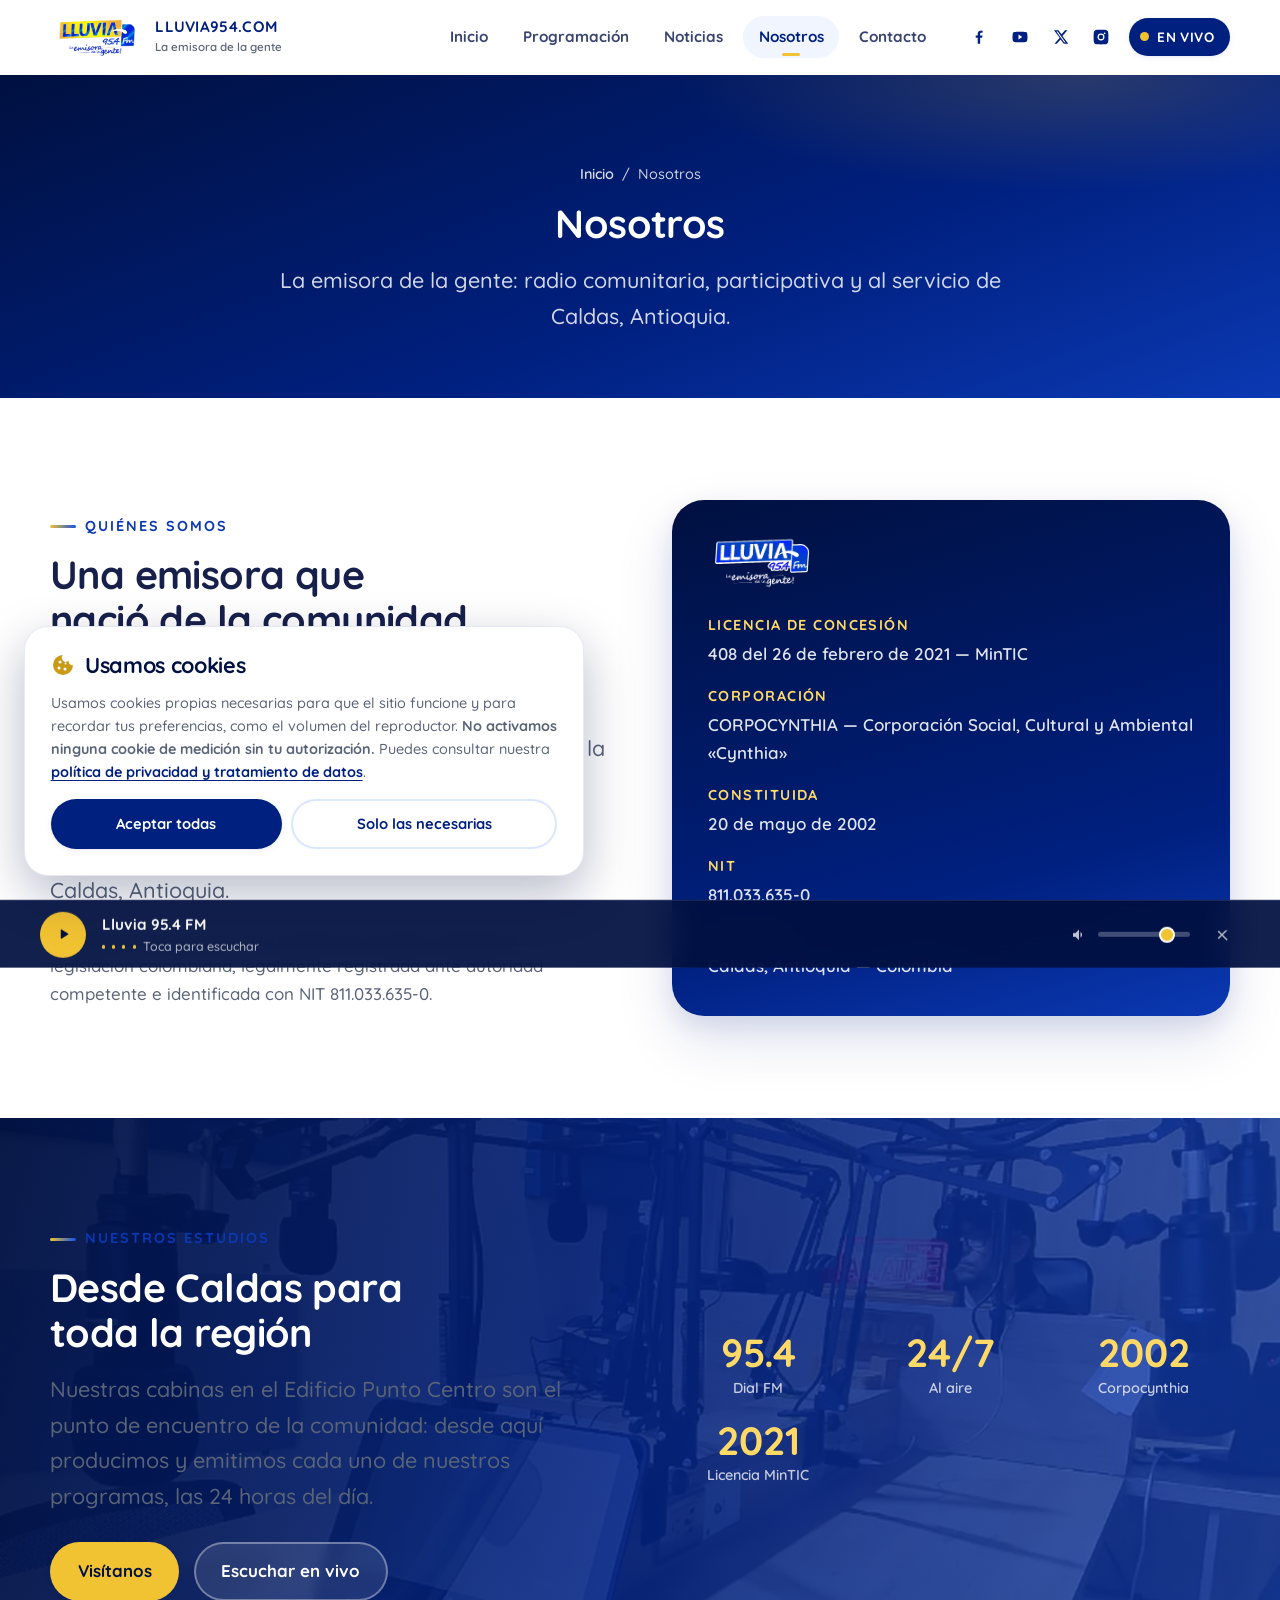
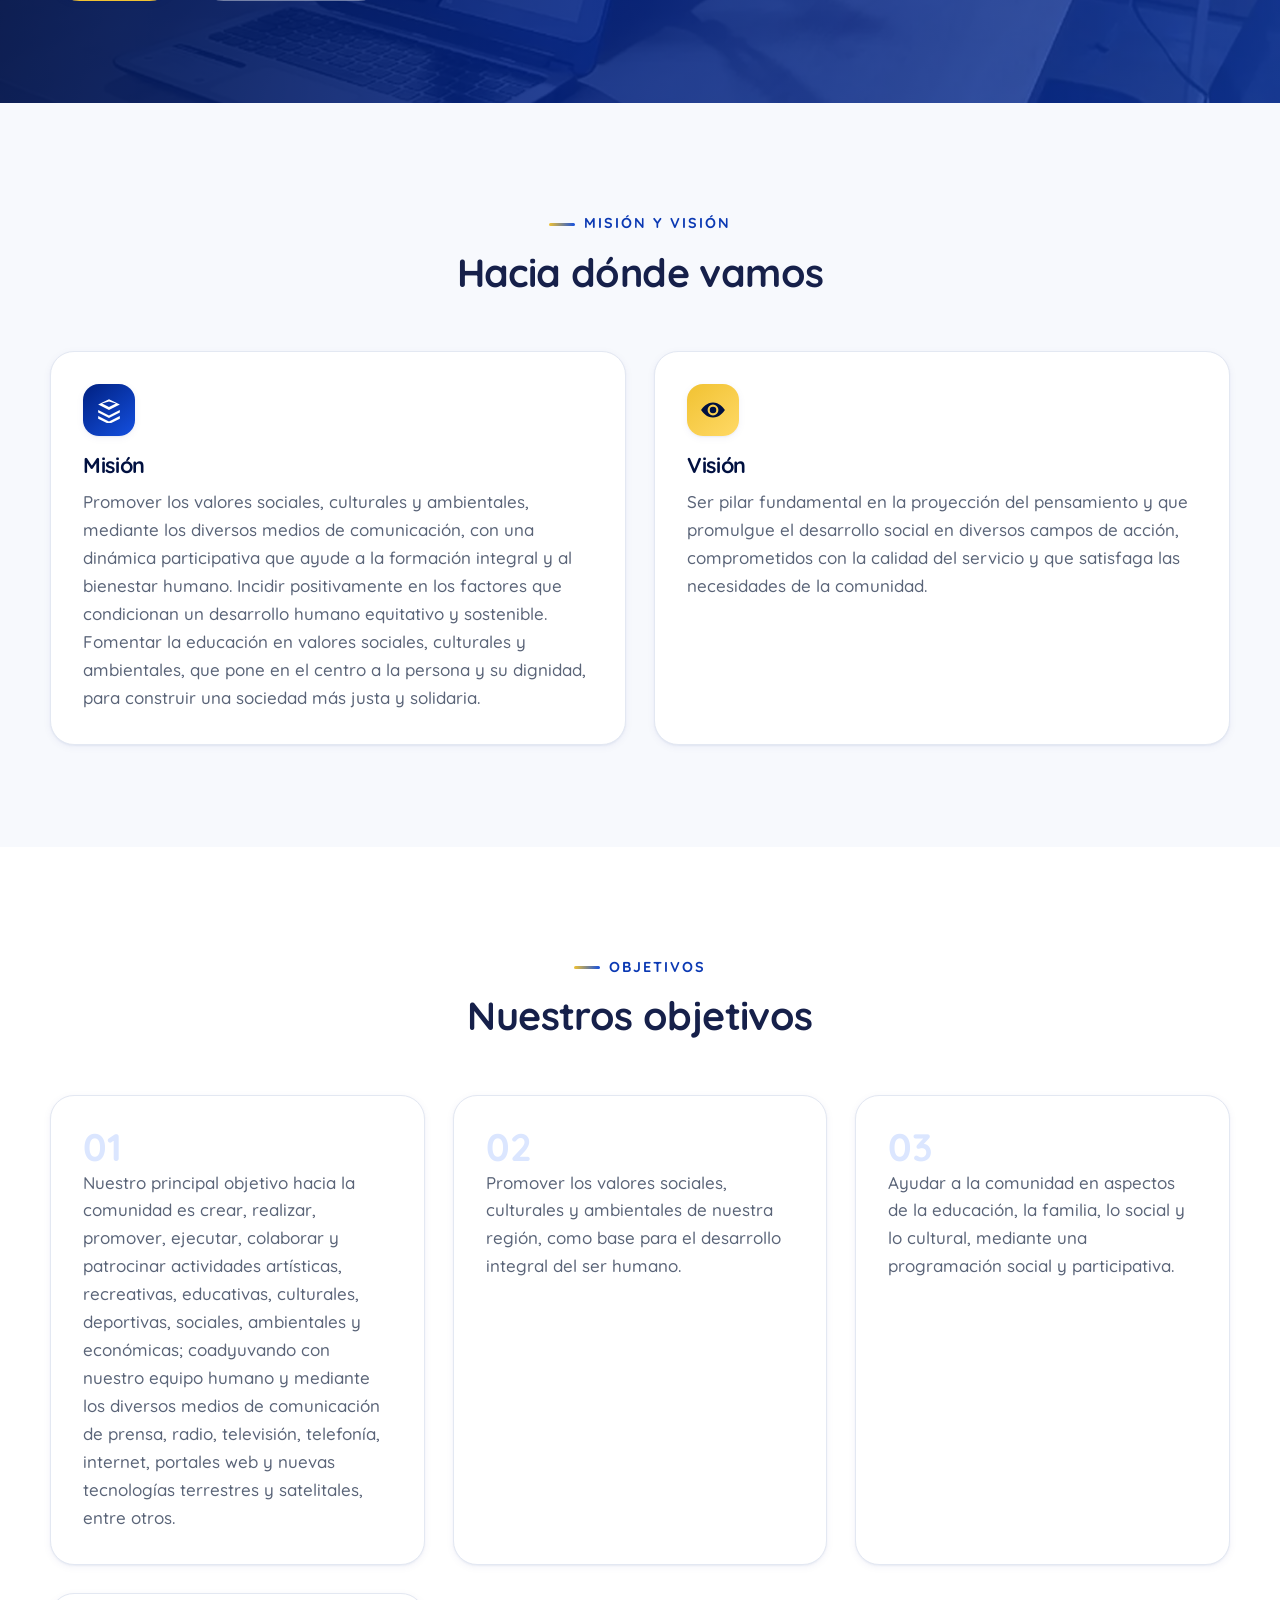
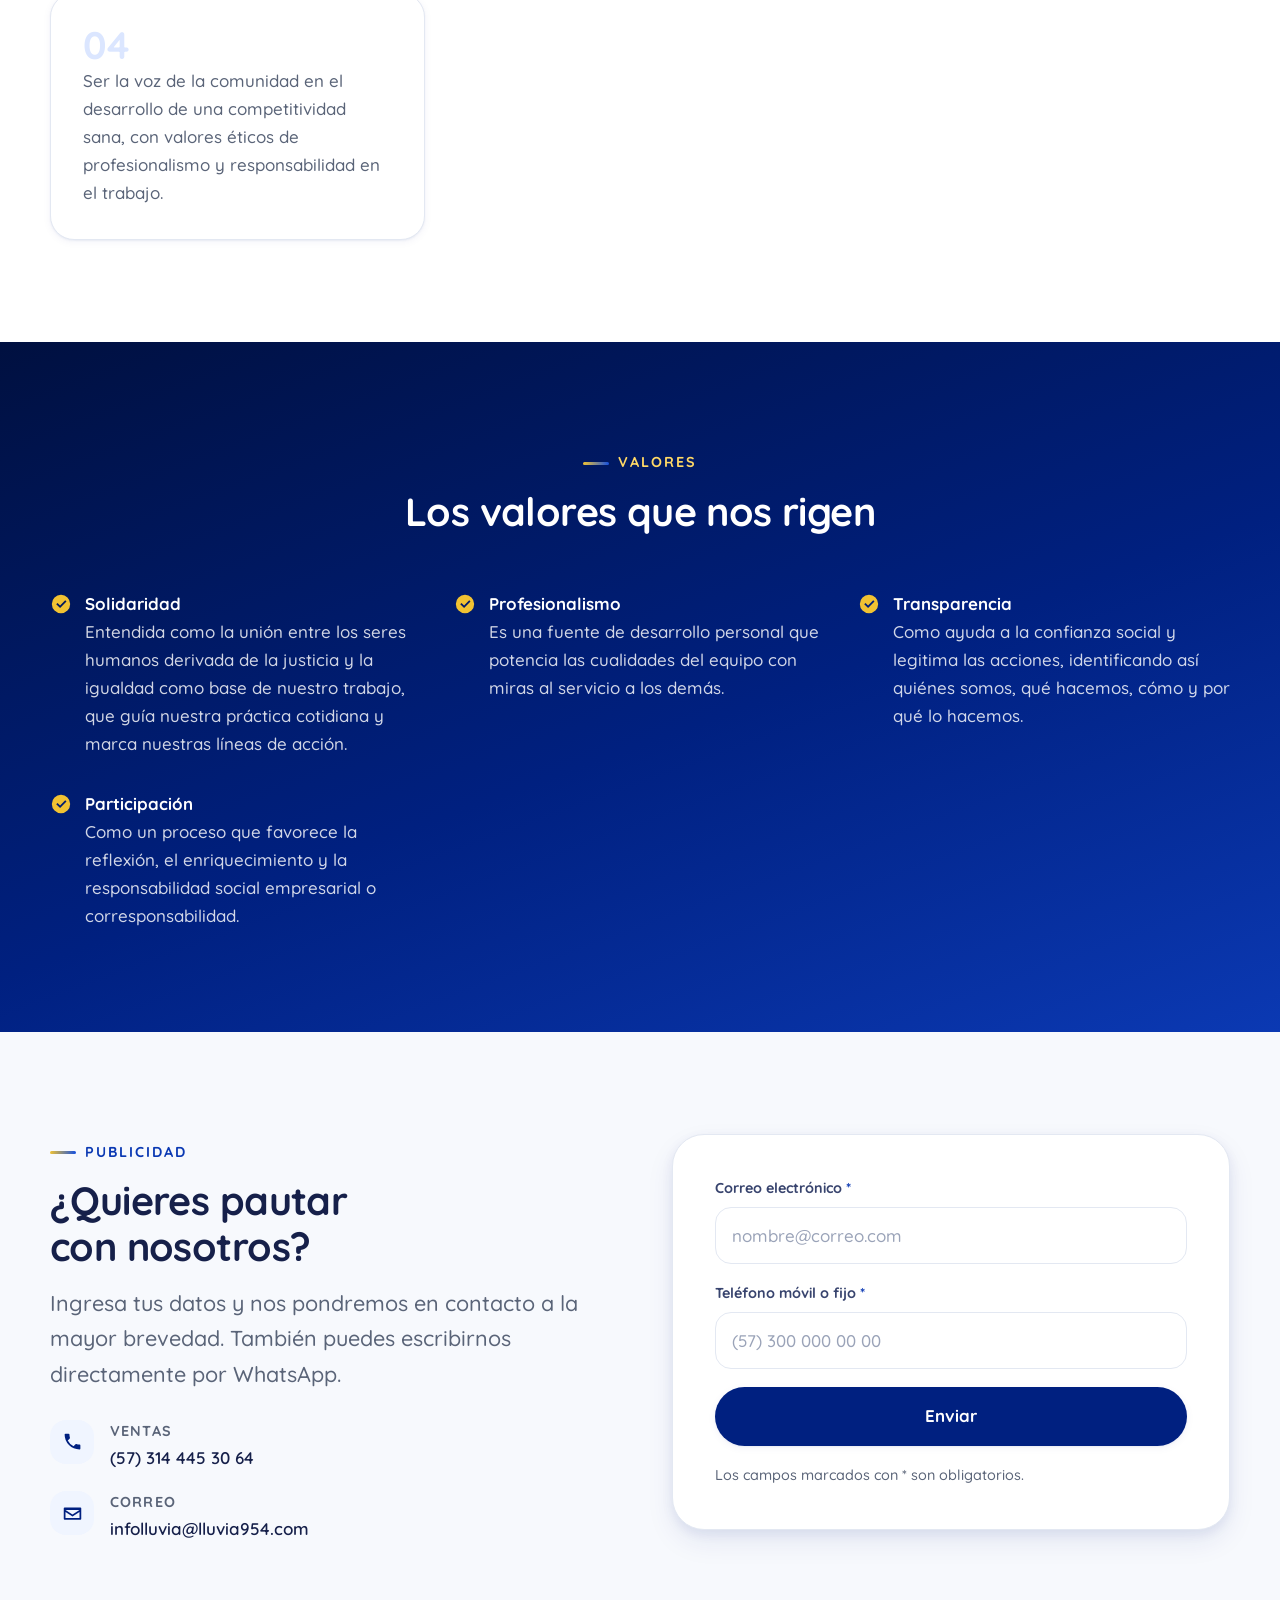
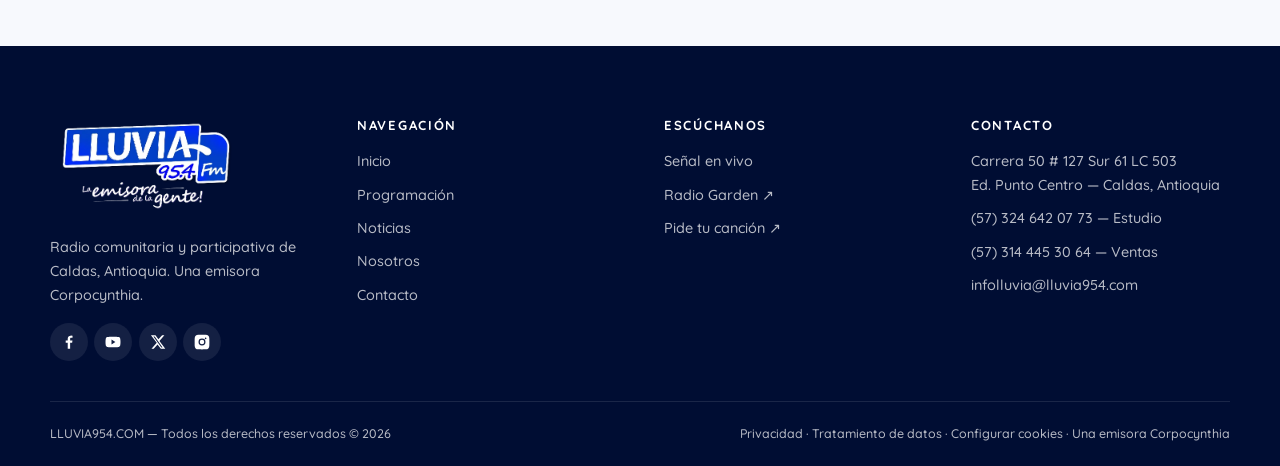
<file: nosotros.html>
<!DOCTYPE html>
<html lang="es-CO">
<head>
<meta charset="utf-8">
<meta name="viewport" content="width=device-width, initial-scale=1">
<title>Nosotros — Lluvia 95.4 FM | Corpocynthia, Caldas Antioquia</title>
<meta name="description" content="Conoce a Lluvia 95.4 FM: emisora comunitaria de Caldas, Antioquia, de la Corporación Social, Cultural y Ambiental Cynthia. Misión, visión, objetivos y valores.">
<meta name="theme-color" content="#002080">
<link rel="canonical" href="https://lluvia954.com/acerca-de.html">

<meta property="og:type" content="website">
<meta property="og:locale" content="es_CO">
<meta property="og:site_name" content="LLUVIA 95.4 FM">
<meta property="og:title" content="Nosotros — Lluvia 95.4 FM">
<meta property="og:description" content="Emisora comunitaria y participativa de Caldas, Antioquia. Una emisora Corpocynthia.">
<meta property="og:url" content="https://lluvia954.com/acerca-de.html">
<meta property="og:image" content="https://lluvia954.com/images/LogoHeaderHD2.png">

<link rel="icon" href="assets/img/favicon.ico" type="image/vnd.microsoft.icon">
<link rel="preconnect" href="https://fonts.googleapis.com">
<link rel="preconnect" href="https://fonts.gstatic.com" crossorigin>
<link rel="stylesheet" href="https://fonts.googleapis.com/css2?family=Quicksand:wght@500;600;700;800&display=swap">
<link rel="stylesheet" href="assets/css/style.css?v=20260912d">
</head>
<body>

<a class="skip-link" href="#contenido">Saltar al contenido</a>

<header class="site-header">
  <div class="container header-inner">
    <a class="brand" href="index.html" aria-label="Lluvia 95.4 FM — Inicio">
      <picture>
        <source srcset="assets/img/LogoHeaderHD2.webp" type="image/webp">
        <img src="assets/img/LogoHeaderHD2.png" width="580" height="259" alt="Lluvia 95.4 FM">
      </picture>
      <span class="brand-text"><b>LLUVIA954.COM</b><span>La emisora de la gente</span></span>
    </a>

    <nav class="nav" aria-label="Navegación principal">
      <ul>
        <li><a href="index.html">Inicio</a></li>
        <li><a href="index.html#programacion">Programación</a></li>
        <li><a href="noticias.html">Noticias</a></li>
        <li><a href="nosotros.html" aria-current="page">Nosotros</a></li>
        <li><a href="contacto.html">Contacto</a></li>
      </ul>
    </nav>

    <div class="header-actions">
      <ul class="social-row">
        <li><a href="https://www.facebook.com/lluvia95.4fm" target="_blank" rel="noopener" aria-label="Facebook de Lluvia 95.4 FM"><svg viewBox="0 0 24 24" fill="currentColor" aria-hidden="true"><path d="M13.5 21v-8h2.7l.4-3.1h-3.1V7.9c0-.9.25-1.5 1.54-1.5H16.7V3.63A21 21 0 0 0 14.3 3.5c-2.37 0-4 1.45-4 4.11V9.9H7.6V13h2.7v8Z"/></svg></a></li>
        <li><a href="https://www.youtube.com/channel/UCA2hxiSh7EQOa8jrca1sIJg" target="_blank" rel="noopener" aria-label="YouTube de Lluvia 95.4 FM"><svg viewBox="0 0 24 24" fill="currentColor" aria-hidden="true"><path d="M21.6 7.2a2.5 2.5 0 0 0-1.76-1.77C18.25 5 12 5 12 5s-6.25 0-7.84.43A2.5 2.5 0 0 0 2.4 7.2 26 26 0 0 0 2 12a26 26 0 0 0 .4 4.8 2.5 2.5 0 0 0 1.76 1.77C5.75 19 12 19 12 19s6.25 0 7.84-.43a2.5 2.5 0 0 0 1.76-1.77A26 26 0 0 0 22 12a26 26 0 0 0-.4-4.8ZM10 15.2V8.8l5.2 3.2Z"/></svg></a></li>
        <li><a href="https://twitter.com/lluvia954fm" target="_blank" rel="noopener" aria-label="X (Twitter) de Lluvia 95.4 FM"><svg viewBox="0 0 24 24" fill="currentColor" aria-hidden="true"><path d="M17.5 3h3l-6.56 7.5L21.7 21h-5.9l-4.4-5.77L6.3 21H3.3l7-8L2.6 3h6l4 5.3Zm-1.05 16.2h1.66L7.6 4.7H5.83Z"/></svg></a></li>
        <li><a href="https://www.instagram.com/lluvia95.4fm/" target="_blank" rel="noopener" aria-label="Instagram de Lluvia 95.4 FM"><svg viewBox="0 0 24 24" fill="currentColor" aria-hidden="true"><path d="M12 2.2c3.2 0 3.58 0 4.85.07 3.25.15 4.77 1.69 4.92 4.92.06 1.27.07 1.65.07 4.85s0 3.58-.07 4.85c-.15 3.23-1.66 4.77-4.92 4.92-1.27.06-1.64.07-4.85.07s-3.58 0-4.85-.07c-3.26-.15-4.77-1.7-4.92-4.92C2.2 15.58 2.2 15.2 2.2 12s0-3.58.07-4.85C2.42 3.92 3.93 2.38 7.15 2.23 8.42 2.2 8.8 2.2 12 2.2Zm0 5.16a4.64 4.64 0 1 0 0 9.28 4.64 4.64 0 0 0 0-9.28Zm0 7.65a3.01 3.01 0 1 1 0-6.02 3.01 3.01 0 0 1 0 6.02Zm4.83-8.89a1.08 1.08 0 1 0 0 2.17 1.08 1.08 0 0 0 0-2.17Z"/></svg></a></li>
      </ul>
      <button class="live-btn" type="button" data-player-toggle aria-pressed="false" aria-label="Reproducir la transmisión en vivo">
        <span class="live-dot" aria-hidden="true"></span><span class="live-label">EN VIVO</span>
      </button>
      <button class="burger" type="button" aria-expanded="false" aria-controls="menu-movil" aria-label="Abrir menú"><span aria-hidden="true"></span></button>
    </div>
  </div>
</header>

<div class="mobile-nav" id="menu-movil" aria-hidden="true">
  <div class="mobile-nav__backdrop"></div>
  <div class="mobile-nav__panel" role="dialog" aria-modal="true" aria-label="Menú de navegación">
    <div class="mobile-nav__top">
      <img src="assets/img/Welcome-LLuvia954.webp" width="479" height="240" alt="Lluvia 95.4 FM">
      <button class="mobile-nav__close" type="button" aria-label="Cerrar menú">&times;</button>
    </div>
    <nav class="mobile-nav__links" aria-label="Navegación móvil">
      <a href="index.html">Inicio</a>
      <a href="index.html#programacion">Programación</a>
      <a href="noticias.html">Noticias</a>
      <a href="nosotros.html" aria-current="page">Nosotros</a>
      <a href="contacto.html">Contacto</a>
    </nav>
    <div class="mobile-nav__footer">
      <a class="btn btn--gold btn--block" href="https://api.whatsapp.com/send?phone=573246420773&amp;text=Saludos,%20les%20contacto%20v%C3%ADa%20web." target="_blank" rel="noopener">Pide tu canción</a>
    </div>
  </div>
</div>

<main id="contenido">

  <section class="page-hero">
    <div class="container">
      <nav class="breadcrumb" aria-label="Ruta de navegación">
        <a href="index.html">Inicio</a><span aria-hidden="true">/</span><span>Nosotros</span>
      </nav>
      <h1>Nosotros</h1>
      <p>La emisora de la gente: radio comunitaria, participativa y al servicio de Caldas, Antioquia.</p>
    </div>
  </section>

  <!-- ====================== QUIÉNES SOMOS ====================== -->
  <section class="section">
    <div class="container">
      <div class="grid grid--2" style="align-items:center;gap:clamp(2rem,5vw,4rem)">
        <div class="reveal">
          <span class="eyebrow">Quiénes somos</span>
          <h2>Una emisora que nació de la comunidad</h2>
          <p class="lead mt-2">
            Somos Lluvia 95.4 FM, una emisora comunitaria identificada con licencia de concesión
            408 del 26 de febrero del año 2021 ante el MinTIC, que pertenece a la Corporación
            Social, Cultural y Ambiental «Cynthia» — CORPOCYNTHIA — constituida el 20 de mayo
            de 2002 y con domicilio principal en el Municipio de Caldas, Antioquia.
          </p>
          <p class="mt-2" style="color:var(--muted)">
            Entidad sin ánimo de lucro, de derecho privado, regida por la legislación colombiana,
            legalmente registrada ante autoridad competente e identificada con NIT 811.033.635-0.
          </p>
        </div>

        <aside class="id-card reveal" data-delay="1" aria-label="Datos de la emisora">
          <img src="assets/img/Welcome-LLuvia954.webp" width="479" height="240" loading="lazy" alt="Lluvia 95.4 FM">
          <dl>
            <div><dt>Licencia de concesión</dt><dd>408 del 26 de febrero de 2021 — MinTIC</dd></div>
            <div><dt>Corporación</dt><dd>CORPOCYNTHIA — Corporación Social, Cultural y Ambiental «Cynthia»</dd></div>
            <div><dt>Constituida</dt><dd>20 de mayo de 2002</dd></div>
            <div><dt>NIT</dt><dd>811.033.635-0</dd></div>
            <div><dt>Domicilio</dt><dd>Caldas, Antioquia — Colombia</dd></div>
          </dl>
        </aside>
      </div>
    </div>
  </section>

  <!-- ====================== NUESTROS ESTUDIOS ====================== -->
  <section class="section media-band">
    <img class="media-band__bg" src="assets/img/LLuviaStudios.webp" width="1400" height="1157"
         loading="lazy" alt="" aria-hidden="true">
    <div class="container">
      <div class="grid grid--2" style="align-items:center;gap:clamp(2rem,5vw,4rem)">
        <div class="reveal">
          <span class="eyebrow">Nuestros estudios</span>
          <h2>Desde Caldas para toda la región</h2>
          <p class="lead mt-2">
            Nuestras cabinas en el Edificio Punto Centro son el punto de encuentro de la comunidad:
            desde aquí producimos y emitimos cada uno de nuestros programas, las 24 horas del día.
          </p>
          <div class="btn-row mt-3">
            <a class="btn btn--gold" href="contacto.html">Visítanos</a>
            <button class="btn btn--on-blue" type="button" data-player-toggle aria-pressed="false" aria-label="Reproducir la transmisión en vivo">Escuchar en vivo</button>
          </div>
        </div>
        <div class="stats reveal" data-delay="1">
          <div class="stat"><b>95.4</b><span>Dial FM</span></div>
          <div class="stat"><b>24/7</b><span>Al aire</span></div>
          <div class="stat"><b>2002</b><span>Corpocynthia</span></div>
          <div class="stat"><b>2021</b><span>Licencia MinTIC</span></div>
        </div>
      </div>
    </div>
  </section>

  <!-- ====================== MISIÓN Y VISIÓN ====================== -->
  <section class="section section--tint">
    <div class="container">
      <div class="section-head reveal">
        <span class="eyebrow">Misión y visión</span>
        <h2>Hacia dónde vamos</h2>
      </div>

      <div class="grid grid--2">
        <article class="card reveal">
          <div class="card__icon" aria-hidden="true"><svg viewBox="0 0 24 24" fill="currentColor"><path d="M12 2 2 7l10 5 10-5Zm0 7.2L5.6 6 12 4.2 18.4 6ZM2 12l10 5 10-5v2.4l-10 5-10-5Zm0 5.6 10 5 10-5V20l-10 5-10-5Z"/></svg></div>
          <h3>Misión</h3>
          <p>
            Promover los valores sociales, culturales y ambientales, mediante los diversos medios
            de comunicación, con una dinámica participativa que ayude a la formación integral y al
            bienestar humano. Incidir positivamente en los factores que condicionan un desarrollo
            humano equitativo y sostenible. Fomentar la educación en valores sociales, culturales
            y ambientales, que pone en el centro a la persona y su dignidad, para construir una
            sociedad más justa y solidaria.
          </p>
        </article>

        <article class="card reveal" data-delay="1">
          <div class="card__icon card__icon--gold" aria-hidden="true"><svg viewBox="0 0 24 24" fill="currentColor"><path d="M12 5C6.5 5 2.5 9.5 1 12c1.5 2.5 5.5 7 11 7s9.5-4.5 11-7c-1.5-2.5-5.5-7-11-7Zm0 12a5 5 0 1 1 0-10 5 5 0 0 1 0 10Zm0-8a3 3 0 1 0 0 6 3 3 0 0 0 0-6Z"/></svg></div>
          <h3>Visión</h3>
          <p>
            Ser pilar fundamental en la proyección del pensamiento y que promulgue el desarrollo
            social en diversos campos de acción, comprometidos con la calidad del servicio y que
            satisfaga las necesidades de la comunidad.
          </p>
        </article>
      </div>
    </div>
  </section>

  <!-- ====================== OBJETIVOS ====================== -->
  <section class="section">
    <div class="container">
      <div class="section-head reveal">
        <span class="eyebrow">Objetivos</span>
        <h2>Nuestros objetivos</h2>
      </div>

      <div class="grid grid--2">
        <article class="card reveal">
          <span class="card__num" aria-hidden="true">01</span>
          <p>
            Nuestro principal objetivo hacia la comunidad es crear, realizar, promover, ejecutar,
            colaborar y patrocinar actividades artísticas, recreativas, educativas, culturales,
            deportivas, sociales, ambientales y económicas; coadyuvando con nuestro equipo humano
            y mediante los diversos medios de comunicación de prensa, radio, televisión, telefonía,
            internet, portales web y nuevas tecnologías terrestres y satelitales, entre otros.
          </p>
        </article>

        <article class="card reveal" data-delay="1">
          <span class="card__num" aria-hidden="true">02</span>
          <p>
            Promover los valores sociales, culturales y ambientales de nuestra región, como base
            para el desarrollo integral del ser humano.
          </p>
        </article>

        <article class="card reveal" data-delay="2">
          <span class="card__num" aria-hidden="true">03</span>
          <p>
            Ayudar a la comunidad en aspectos de la educación, la familia, lo social y lo cultural,
            mediante una programación social y participativa.
          </p>
        </article>

        <article class="card reveal" data-delay="3">
          <span class="card__num" aria-hidden="true">04</span>
          <p>
            Ser la voz de la comunidad en el desarrollo de una competitividad sana, con valores
            éticos de profesionalismo y responsabilidad en el trabajo.
          </p>
        </article>
      </div>
    </div>
  </section>

  <!-- ====================== VALORES ====================== -->
  <section class="section section--blue">
    <div class="container">
      <div class="section-head reveal">
        <span class="eyebrow">Valores</span>
        <h2>Los valores que nos rigen</h2>
      </div>

      <ul class="check-list grid grid--2 reveal" data-delay="1" style="gap:clamp(1.2rem,3vw,2rem)">
        <li>
          <svg viewBox="0 0 24 24" fill="currentColor" aria-hidden="true"><path d="M12 2a10 10 0 1 0 10 10A10 10 0 0 0 12 2Zm-1 14.4-4.2-4.2 1.4-1.4 2.8 2.8 5.6-5.6 1.4 1.4Z"/></svg>
          <span style="color:rgba(255,255,255,.82)">
            <strong style="color:#fff">Solidaridad</strong>
            Entendida como la unión entre los seres humanos derivada de la justicia y la igualdad
            como base de nuestro trabajo, que guía nuestra práctica cotidiana y marca nuestras
            líneas de acción.
          </span>
        </li>
        <li>
          <svg viewBox="0 0 24 24" fill="currentColor" aria-hidden="true"><path d="M12 2a10 10 0 1 0 10 10A10 10 0 0 0 12 2Zm-1 14.4-4.2-4.2 1.4-1.4 2.8 2.8 5.6-5.6 1.4 1.4Z"/></svg>
          <span style="color:rgba(255,255,255,.82)">
            <strong style="color:#fff">Profesionalismo</strong>
            Es una fuente de desarrollo personal que potencia las cualidades del equipo con miras
            al servicio a los demás.
          </span>
        </li>
        <li>
          <svg viewBox="0 0 24 24" fill="currentColor" aria-hidden="true"><path d="M12 2a10 10 0 1 0 10 10A10 10 0 0 0 12 2Zm-1 14.4-4.2-4.2 1.4-1.4 2.8 2.8 5.6-5.6 1.4 1.4Z"/></svg>
          <span style="color:rgba(255,255,255,.82)">
            <strong style="color:#fff">Transparencia</strong>
            Como ayuda a la confianza social y legitima las acciones, identificando así quiénes
            somos, qué hacemos, cómo y por qué lo hacemos.
          </span>
        </li>
        <li>
          <svg viewBox="0 0 24 24" fill="currentColor" aria-hidden="true"><path d="M12 2a10 10 0 1 0 10 10A10 10 0 0 0 12 2Zm-1 14.4-4.2-4.2 1.4-1.4 2.8 2.8 5.6-5.6 1.4 1.4Z"/></svg>
          <span style="color:rgba(255,255,255,.82)">
            <strong style="color:#fff">Participación</strong>
            Como un proceso que favorece la reflexión, el enriquecimiento y la responsabilidad
            social empresarial o corresponsabilidad.
          </span>
        </li>
      </ul>
    </div>
  </section>

  <!-- ====================== PAUTA ====================== -->
  <section class="section section--tint" id="pautar">
    <div class="container">
      <div class="grid grid--2" style="align-items:start;gap:clamp(2rem,5vw,4rem)">
        <div class="reveal">
          <span class="eyebrow">Publicidad</span>
          <h2>¿Quieres pautar con nosotros?</h2>
          <p class="lead mt-2">
            Ingresa tus datos y nos pondremos en contacto a la mayor brevedad.
            También puedes escribirnos directamente por WhatsApp.
          </p>
          <div class="mt-3 grid" style="gap:1.25rem">
            <div class="contact-item">
              <span class="contact-item__icon" aria-hidden="true"><svg viewBox="0 0 24 24" fill="currentColor"><path d="M6.6 10.8a15.1 15.1 0 0 0 6.6 6.6l2.2-2.2a1 1 0 0 1 1-.24 11.4 11.4 0 0 0 3.6.58 1 1 0 0 1 1 1V20a1 1 0 0 1-1 1A17 17 0 0 1 3 4a1 1 0 0 1 1-1h3.5a1 1 0 0 1 1 1 11.4 11.4 0 0 0 .58 3.6 1 1 0 0 1-.25 1Z"/></svg></span>
              <div><b>Ventas</b><p><a href="tel:+573144453064">(57) 314 445 30 64</a></p></div>
            </div>
            <div class="contact-item">
              <span class="contact-item__icon" aria-hidden="true"><svg viewBox="0 0 24 24" fill="currentColor"><path d="M3 5h18a1 1 0 0 1 1 1v12a1 1 0 0 1-1 1H3a1 1 0 0 1-1-1V6a1 1 0 0 1 1-1Zm9 8.1 8-5.1H4Zm0 2.3L4 10.2V17h16v-6.8Z"/></svg></span>
              <div><b>Correo</b><p><a href="mailto:infolluvia@lluvia954.com">infolluvia@lluvia954.com</a></p></div>
            </div>
          </div>
        </div>

        <div class="form-panel reveal" data-delay="1">
          <!-- Acción y nombres de campo idénticos al sitio actual, para no romper el envío -->
          <form class="form" data-validate
                action="/imemail/imEmailForm_eqicq8xk.php" method="post" enctype="multipart/form-data" novalidate>
            <div class="field">
              <label for="pauta-email">Correo electrónico <span class="req" aria-hidden="true">*</span></label>
              <input type="email" id="pauta-email" name="imObjectForm_35_1"
                     autocomplete="email" placeholder="nombre@correo.com" required>
              <p class="error" aria-live="polite"></p>
            </div>

            <div class="field">
              <label for="pauta-tel">Teléfono móvil o fijo <span class="req" aria-hidden="true">*</span></label>
              <input type="tel" id="pauta-tel" name="imObjectForm_35_2" maxlength="20"
                     autocomplete="tel" placeholder="(57) 300 000 00 00" required>
              <p class="error" aria-live="polite"></p>
            </div>

            <div class="hp" aria-hidden="true">
              <label for="pauta-prot">No rellenar</label>
              <input type="text" id="pauta-prot" name="imSpProt" tabindex="-1" autocomplete="off">
            </div>

            <button class="btn btn--primary btn--block" type="submit">Enviar</button>
            <p class="form-note">Los campos marcados con <span class="req">*</span> son obligatorios.</p>
          </form>
        </div>
      </div>
    </div>
  </section>

</main>

<footer class="site-footer">
  <div class="container">
    <div class="footer-grid">
      <div class="footer-brand">
        <img src="assets/img/Welcome-LLuvia954.webp" width="479" height="240" loading="lazy" alt="Lluvia 95.4 FM">
        <p>Radio comunitaria y participativa de Caldas, Antioquia. Una emisora Corpocynthia.</p>
        <ul class="social-row mt-2">
          <li><a href="https://www.facebook.com/lluvia95.4fm" target="_blank" rel="noopener" aria-label="Facebook"><svg viewBox="0 0 24 24" fill="currentColor" aria-hidden="true"><path d="M13.5 21v-8h2.7l.4-3.1h-3.1V7.9c0-.9.25-1.5 1.54-1.5H16.7V3.63A21 21 0 0 0 14.3 3.5c-2.37 0-4 1.45-4 4.11V9.9H7.6V13h2.7v8Z"/></svg></a></li>
          <li><a href="https://www.youtube.com/channel/UCA2hxiSh7EQOa8jrca1sIJg" target="_blank" rel="noopener" aria-label="YouTube"><svg viewBox="0 0 24 24" fill="currentColor" aria-hidden="true"><path d="M21.6 7.2a2.5 2.5 0 0 0-1.76-1.77C18.25 5 12 5 12 5s-6.25 0-7.84.43A2.5 2.5 0 0 0 2.4 7.2 26 26 0 0 0 2 12a26 26 0 0 0 .4 4.8 2.5 2.5 0 0 0 1.76 1.77C5.75 19 12 19 12 19s6.25 0 7.84-.43a2.5 2.5 0 0 0 1.76-1.77A26 26 0 0 0 22 12a26 26 0 0 0-.4-4.8ZM10 15.2V8.8l5.2 3.2Z"/></svg></a></li>
          <li><a href="https://twitter.com/lluvia954fm" target="_blank" rel="noopener" aria-label="X (Twitter)"><svg viewBox="0 0 24 24" fill="currentColor" aria-hidden="true"><path d="M17.5 3h3l-6.56 7.5L21.7 21h-5.9l-4.4-5.77L6.3 21H3.3l7-8L2.6 3h6l4 5.3Zm-1.05 16.2h1.66L7.6 4.7H5.83Z"/></svg></a></li>
          <li><a href="https://www.instagram.com/lluvia95.4fm/" target="_blank" rel="noopener" aria-label="Instagram"><svg viewBox="0 0 24 24" fill="currentColor" aria-hidden="true"><path d="M12 2.2c3.2 0 3.58 0 4.85.07 3.25.15 4.77 1.69 4.92 4.92.06 1.27.07 1.65.07 4.85s0 3.58-.07 4.85c-.15 3.23-1.66 4.77-4.92 4.92-1.27.06-1.64.07-4.85.07s-3.58 0-4.85-.07c-3.26-.15-4.77-1.7-4.92-4.92C2.2 15.58 2.2 15.2 2.2 12s0-3.58.07-4.85C2.42 3.92 3.93 2.38 7.15 2.23 8.42 2.2 8.8 2.2 12 2.2Zm0 5.16a4.64 4.64 0 1 0 0 9.28 4.64 4.64 0 0 0 0-9.28Zm0 7.65a3.01 3.01 0 1 1 0-6.02 3.01 3.01 0 0 1 0 6.02Zm4.83-8.89a1.08 1.08 0 1 0 0 2.17 1.08 1.08 0 0 0 0-2.17Z"/></svg></a></li>
        </ul>
      </div>

      <nav aria-label="Enlaces del sitio">
        <h4>Navegación</h4>
        <ul>
          <li><a href="index.html">Inicio</a></li>
          <li><a href="index.html#programacion">Programación</a></li>
          <li><a href="noticias.html">Noticias</a></li>
          <li><a href="nosotros.html">Nosotros</a></li>
          <li><a href="contacto.html">Contacto</a></li>
        </ul>
      </nav>

      <div>
        <h4>Escúchanos</h4>
        <ul>
          <li><a href="index.html#escuchar">Señal en vivo</a></li>
          <li><a href="http://radio.garden/listen/lluvia-stereo-radio/9Hl8FhTi" target="_blank" rel="noopener">Radio Garden ↗</a></li>
          <li><a href="https://api.whatsapp.com/send?phone=573246420773&amp;text=Saludos,%20les%20contacto%20v%C3%ADa%20web." target="_blank" rel="noopener">Pide tu canción ↗</a></li>
        </ul>
      </div>

      <div>
        <h4>Contacto</h4>
        <ul>
          <li>Carrera 50 # 127 Sur 61 LC 503<br>Ed. Punto Centro — Caldas, Antioquia</li>
          <li><a href="tel:+573246420773">(57) 324 642 07 73</a> — Estudio</li>
          <li><a href="tel:+573144453064">(57) 314 445 30 64</a> — Ventas</li>
          <li><a href="mailto:infolluvia@lluvia954.com">infolluvia@lluvia954.com</a></li>
        </ul>
      </div>
    </div>

    <div class="footer-bottom">
      <p>LLUVIA954.COM — Todos los derechos reservados © <span data-year>2026</span></p>
      <p><a href="privacidad.html">Privacidad</a> · <a href="politica-de-tratamiento-de-datos.html">Tratamiento de datos</a> · <a href="#" data-cookies-abrir>Configurar cookies</a> · Una emisora Corpocynthia</p>
    </div>
  </div>
</footer>

<div class="sticky-player" aria-label="Reproductor de radio en vivo">
  <div class="container container--wide sticky-player__inner">
    <button class="play-btn" type="button" data-player-toggle aria-pressed="false" aria-label="Reproducir la transmisión en vivo">
      <svg class="icon-play" viewBox="0 0 24 24" fill="currentColor" aria-hidden="true"><path d="M8 5.14v13.72a1 1 0 0 0 1.53.85l10.74-6.86a1 1 0 0 0 0-1.7L9.53 4.29A1 1 0 0 0 8 5.14Z"/></svg>
      <svg class="icon-pause" viewBox="0 0 24 24" fill="currentColor" aria-hidden="true"><path d="M7 4.5h3.5v15H7Zm6.5 0H17v15h-3.5Z"/></svg>
    </button>
    <div class="sticky-player__meta">
      <b>Lluvia 95.4 FM</b>
      <span>
        <span class="eq" data-active="false" aria-hidden="true"><span></span><span></span><span></span><span></span></span>
        <span data-player-status>Toca para escuchar</span>
      </span>
    </div>
    <div class="volume-row">
      <svg viewBox="0 0 24 24" fill="currentColor" aria-hidden="true"><path d="M4 9.5v5h3.2L12 18.9V5.1L7.2 9.5Zm12.2 2.5a4 4 0 0 0-2.2-3.58v7.15A4 4 0 0 0 16.2 12Z"/></svg>
      <label class="visually-hidden" for="vol-sticky">Volumen</label>
      <input id="vol-sticky" type="range" min="0" max="100" value="80" data-player-volume>
    </div>
    <button class="sticky-player__close" type="button" aria-label="Cerrar el reproductor">
      <svg viewBox="0 0 24 24" width="18" height="18" fill="currentColor" aria-hidden="true"><path d="M18.3 5.7 12 12l6.3 6.3-1.4 1.4L10.6 13.4 6.3 17.7 4.9 16.3 9.2 12 4.9 7.7l1.4-1.4 4.3 4.3 4.3-4.3Z"/></svg>
    </button>
  </div>
</div>

<button class="to-top" type="button" aria-label="Volver arriba">
  <svg viewBox="0 0 24 24" fill="currentColor" aria-hidden="true"><path d="M12 5.8 4.9 12.9l1.4 1.4L11 9.6V19h2V9.6l4.7 4.7 1.4-1.4Z"/></svg>
</button>


<!-- ====================== AVISO DE COOKIES ====================== -->
<aside class="cookies" role="region" aria-label="Aviso de cookies" hidden>
  <div class="cookies__head">
    <svg viewBox="0 0 24 24" fill="currentColor" aria-hidden="true"><path d="M12 2a10 10 0 1 0 10 10 3.4 3.4 0 0 1-4.2-4.4A3.4 3.4 0 0 1 12 2Zm-3 5.5a1.5 1.5 0 1 1 0 3 1.5 1.5 0 0 1 0-3Zm-1 6a1.5 1.5 0 1 1 0 3 1.5 1.5 0 0 1 0-3Zm6 1a1.5 1.5 0 1 1 0 3 1.5 1.5 0 0 1 0-3Zm.5-5a1 1 0 1 1 0 2 1 1 0 0 1 0-2Z"/></svg>
    <h2 id="cookies-titulo">Usamos cookies</h2>
  </div>
  <p>
    Usamos cookies propias necesarias para que el sitio funcione y para recordar tus
    preferencias, como el volumen del reproductor. <strong>No activamos ninguna cookie de
    medición sin tu autorización.</strong> Puedes consultar nuestra
    <a href="privacidad.html">política de privacidad y tratamiento de datos</a>.
  </p>
  <div class="cookies__acciones">
    <button class="btn btn--primary" type="button" data-cookies-aceptar>Aceptar todas</button>
    <button class="btn btn--ghost" type="button" data-cookies-rechazar>Solo las necesarias</button>
  </div>
</aside>

<script src="assets/js/main.js?v=20260912d" defer></script>
</body>
</html>
</file>
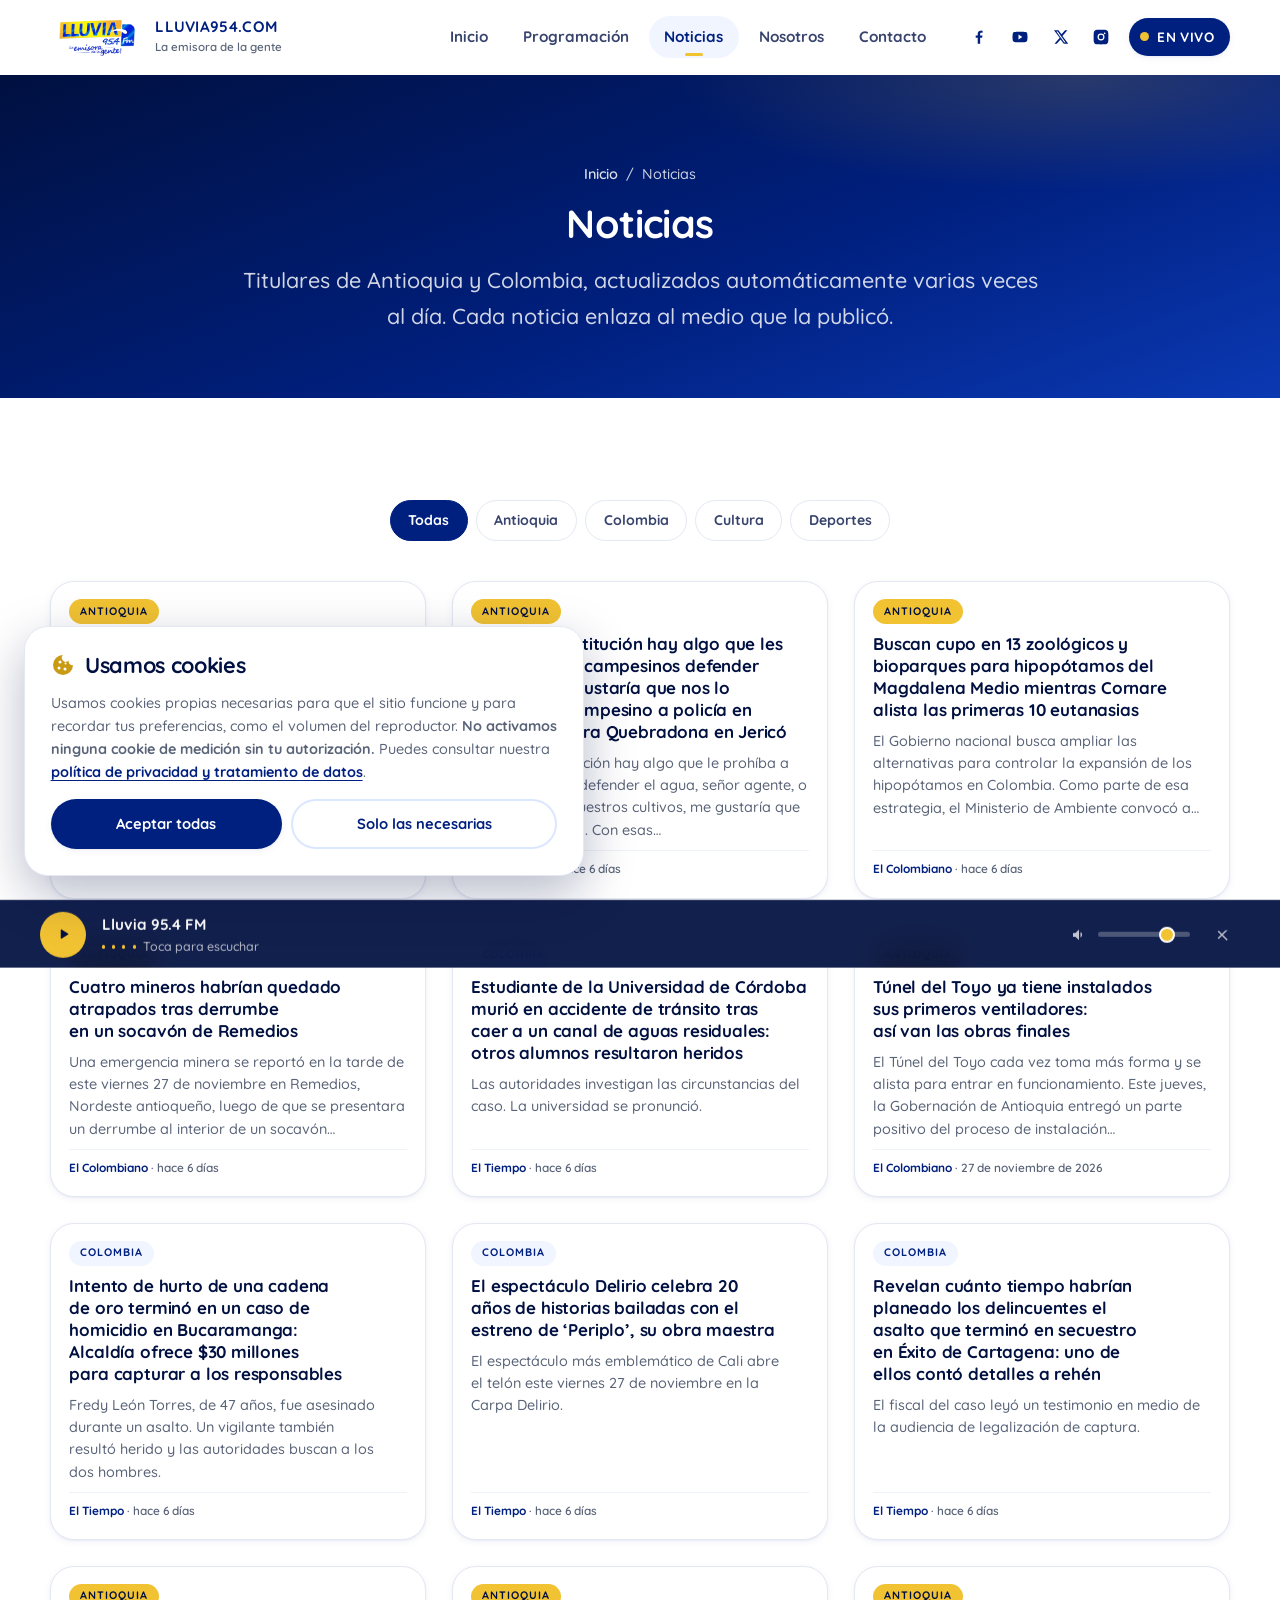
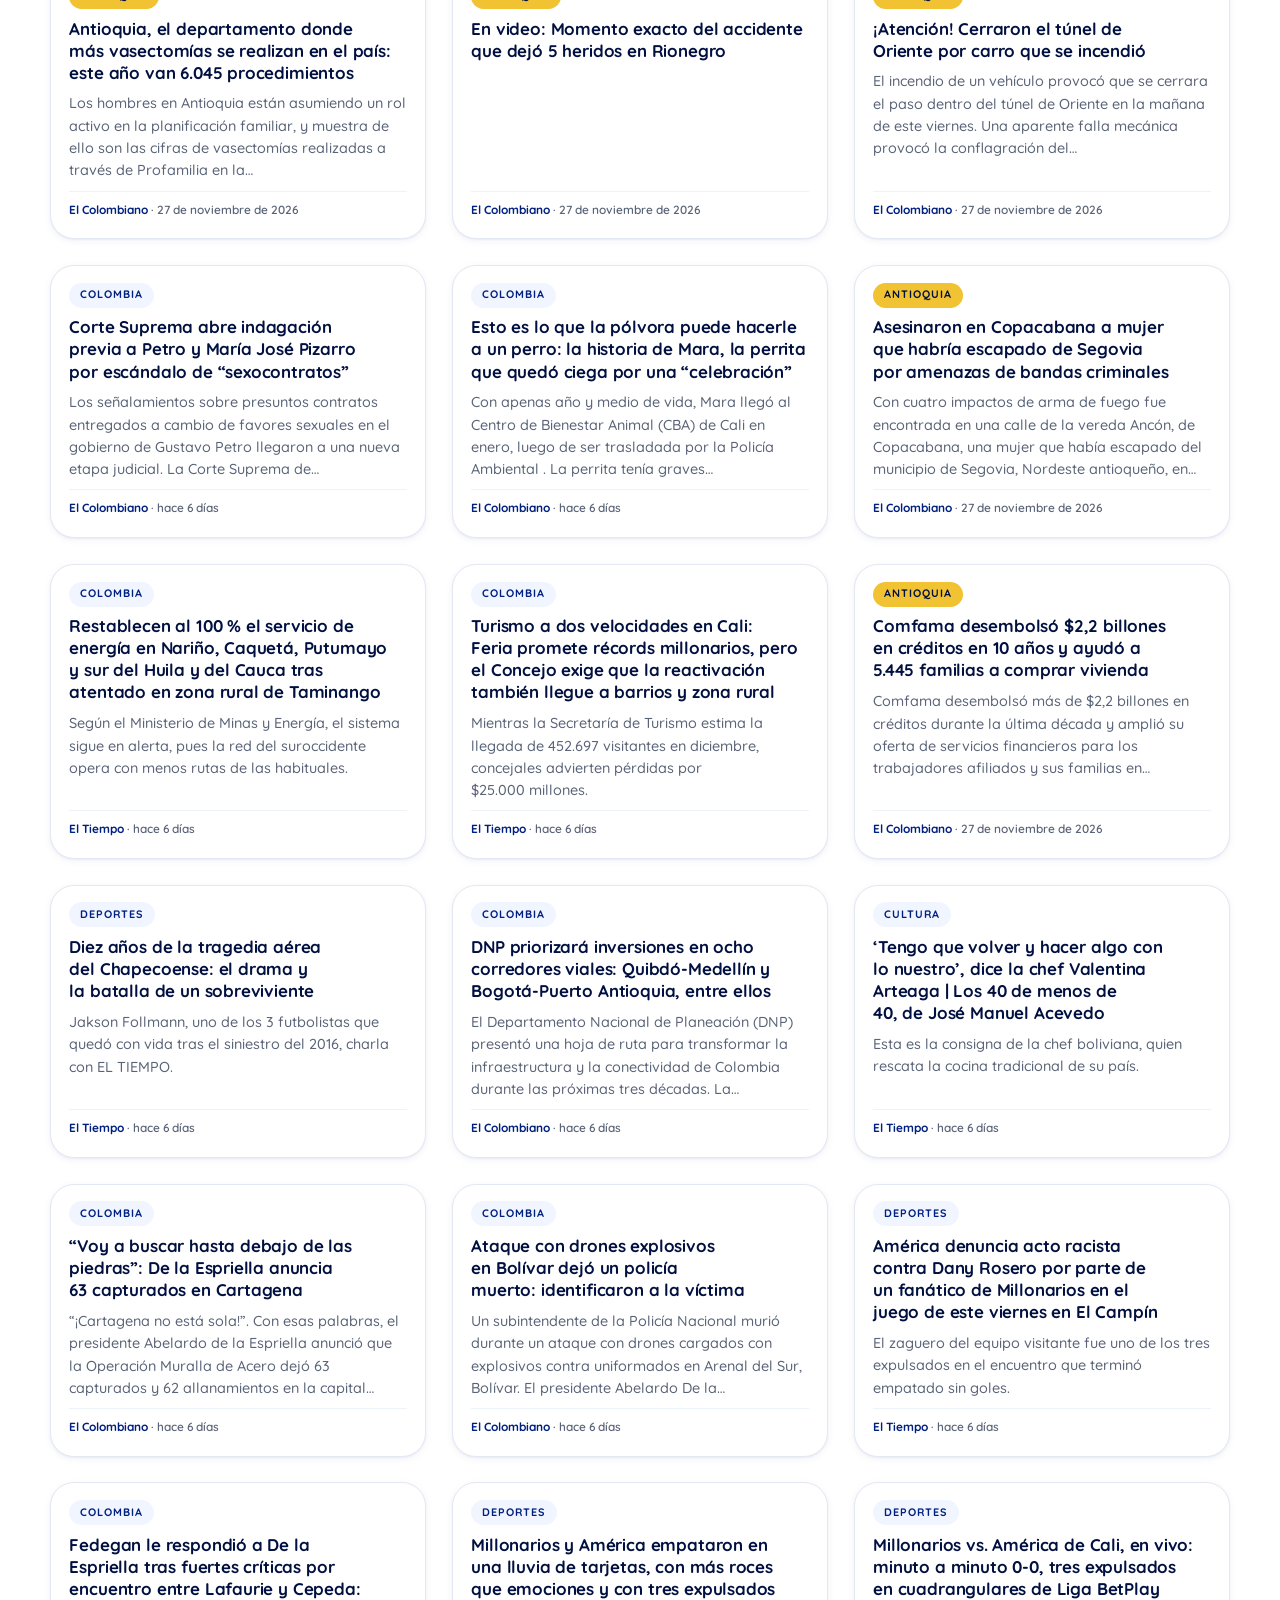
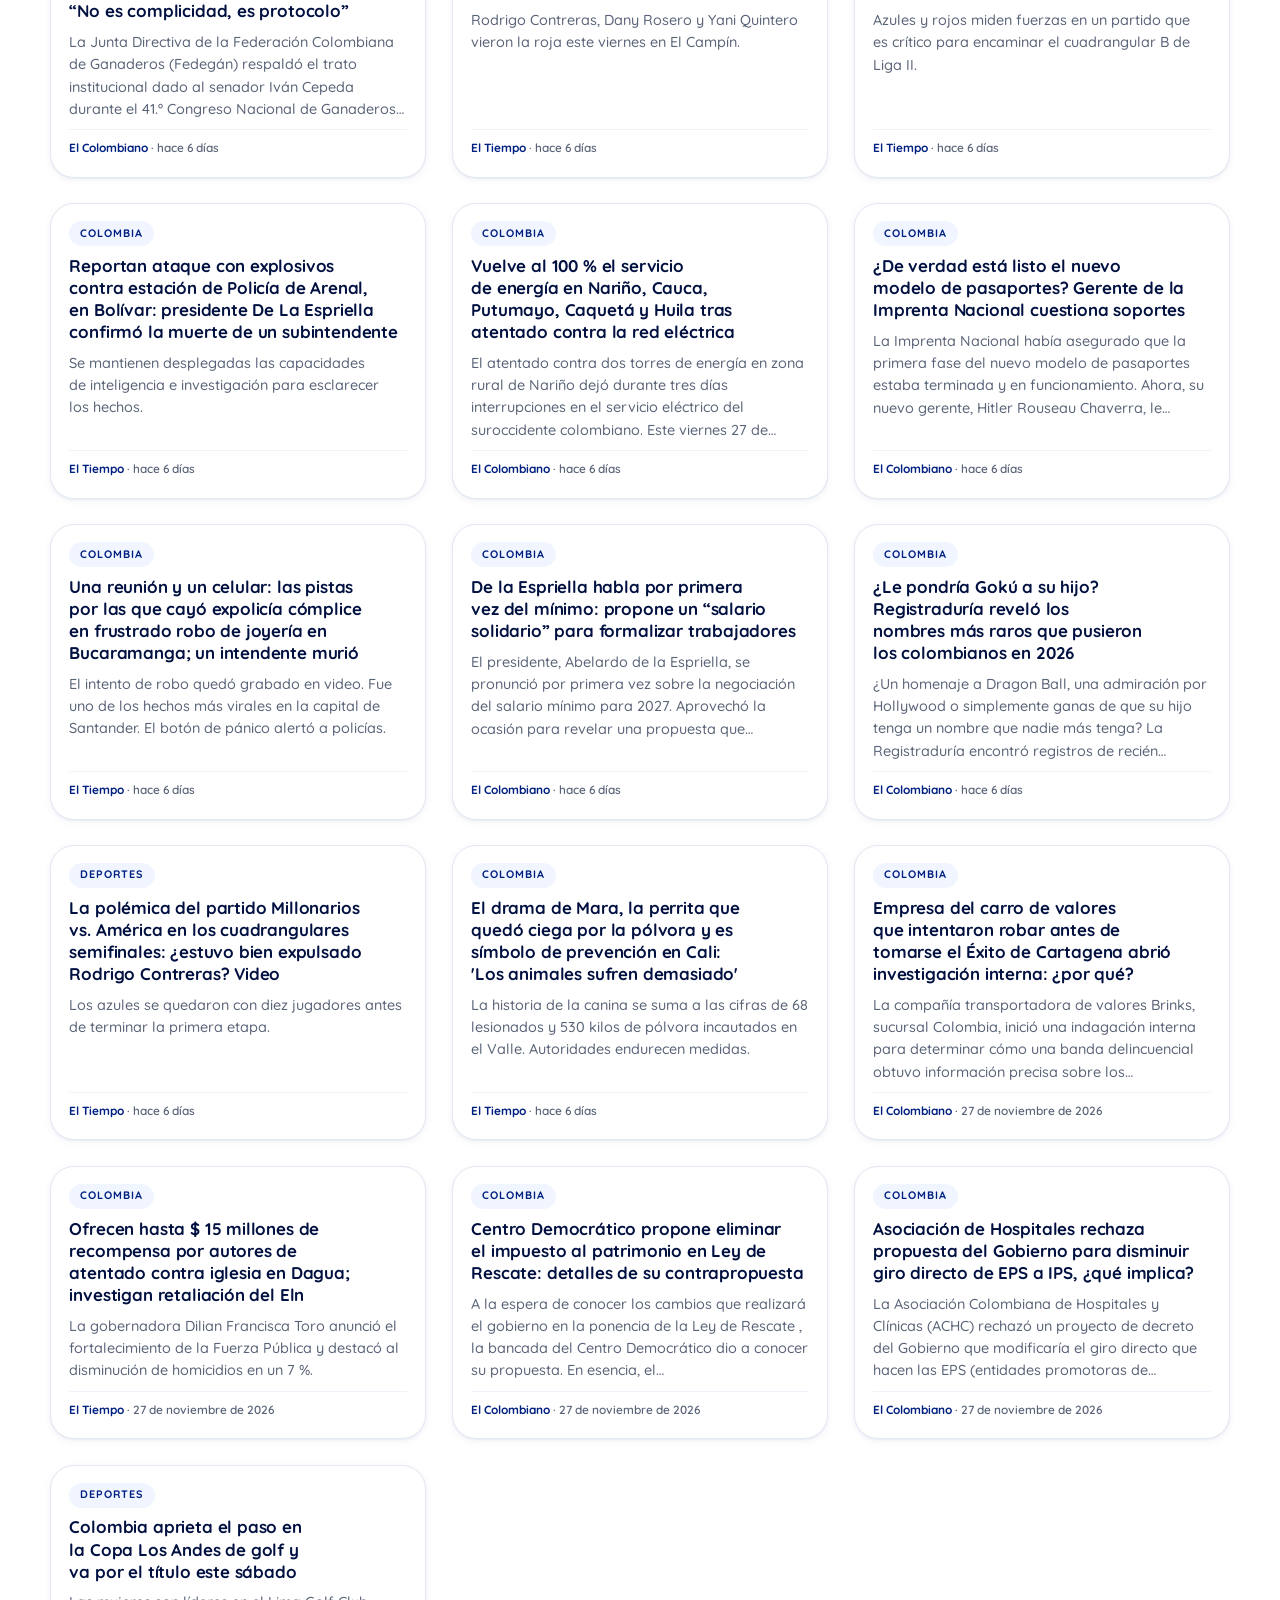
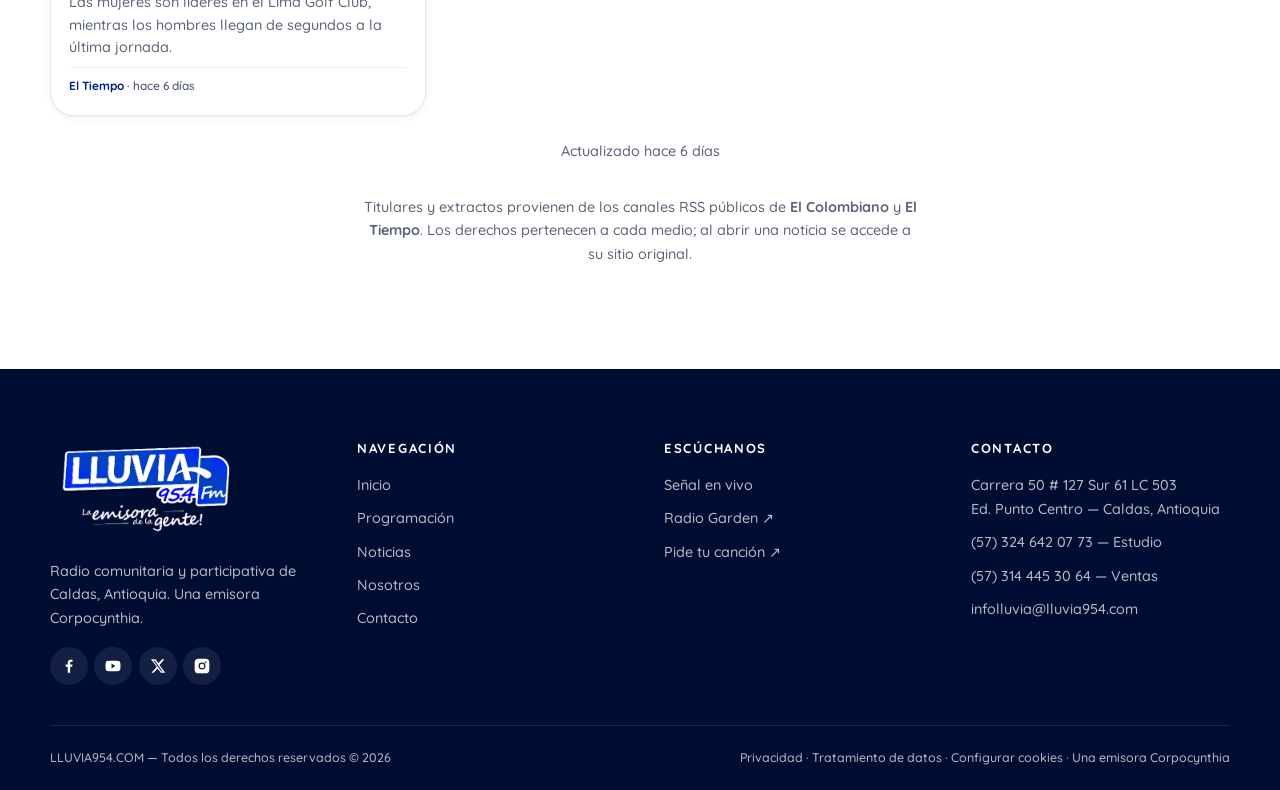
<file: noticias.html>
<!DOCTYPE html>
<html lang="es-CO">
<head>
<meta charset="utf-8">
<meta name="viewport" content="width=device-width, initial-scale=1">
<title>Noticias de Antioquia y Colombia — Lluvia 95.4 FM</title>
<meta name="description" content="Noticias de Antioquia y Colombia actualizadas automáticamente. Titulares de El Colombiano y El Tiempo, seleccionados por Lluvia 95.4 FM.">
<meta name="theme-color" content="#002080">
<link rel="canonical" href="https://lluvia954.com/noticias.html">

<meta property="og:type" content="website">
<meta property="og:locale" content="es_CO">
<meta property="og:site_name" content="LLUVIA 95.4 FM">
<meta property="og:title" content="Noticias — Lluvia 95.4 FM">
<meta property="og:description" content="Titulares de Antioquia y Colombia, al día.">
<meta property="og:url" content="https://lluvia954.com/noticias.html">
<meta property="og:image" content="https://lluvia954.com/images/LogoHeaderHD2.png">

<link rel="icon" href="assets/img/favicon.ico" type="image/vnd.microsoft.icon">
<link rel="preconnect" href="https://fonts.googleapis.com">
<link rel="preconnect" href="https://fonts.gstatic.com" crossorigin>
<link rel="stylesheet" href="https://fonts.googleapis.com/css2?family=Quicksand:wght@500;600;700;800&display=swap">
<link rel="stylesheet" href="assets/css/style.css?v=20260912d">
</head>
<body>

<a class="skip-link" href="#contenido">Saltar al contenido</a>

<header class="site-header">
  <div class="container header-inner">
    <a class="brand" href="index.html" aria-label="Lluvia 95.4 FM — Inicio">
      <picture>
        <source srcset="assets/img/LogoHeaderHD2.webp" type="image/webp">
        <img src="assets/img/LogoHeaderHD2.png" width="580" height="259" alt="Lluvia 95.4 FM">
      </picture>
      <span class="brand-text"><b>LLUVIA954.COM</b><span>La emisora de la gente</span></span>
    </a>

    <nav class="nav" aria-label="Navegación principal">
      <ul>
        <li><a href="index.html">Inicio</a></li>
        <li><a href="index.html#programacion">Programación</a></li>
        <li><a href="noticias.html" aria-current="page">Noticias</a></li>
        <li><a href="nosotros.html">Nosotros</a></li>
        <li><a href="contacto.html">Contacto</a></li>
      </ul>
    </nav>

    <div class="header-actions">
      <ul class="social-row">
        <li><a href="https://www.facebook.com/lluvia95.4fm" target="_blank" rel="noopener" aria-label="Facebook de Lluvia 95.4 FM"><svg viewBox="0 0 24 24" fill="currentColor" aria-hidden="true"><path d="M13.5 21v-8h2.7l.4-3.1h-3.1V7.9c0-.9.25-1.5 1.54-1.5H16.7V3.63A21 21 0 0 0 14.3 3.5c-2.37 0-4 1.45-4 4.11V9.9H7.6V13h2.7v8Z"/></svg></a></li>
        <li><a href="https://www.youtube.com/channel/UCA2hxiSh7EQOa8jrca1sIJg" target="_blank" rel="noopener" aria-label="YouTube de Lluvia 95.4 FM"><svg viewBox="0 0 24 24" fill="currentColor" aria-hidden="true"><path d="M21.6 7.2a2.5 2.5 0 0 0-1.76-1.77C18.25 5 12 5 12 5s-6.25 0-7.84.43A2.5 2.5 0 0 0 2.4 7.2 26 26 0 0 0 2 12a26 26 0 0 0 .4 4.8 2.5 2.5 0 0 0 1.76 1.77C5.75 19 12 19 12 19s6.25 0 7.84-.43a2.5 2.5 0 0 0 1.76-1.77A26 26 0 0 0 22 12a26 26 0 0 0-.4-4.8ZM10 15.2V8.8l5.2 3.2Z"/></svg></a></li>
        <li><a href="https://twitter.com/lluvia954fm" target="_blank" rel="noopener" aria-label="X (Twitter) de Lluvia 95.4 FM"><svg viewBox="0 0 24 24" fill="currentColor" aria-hidden="true"><path d="M17.5 3h3l-6.56 7.5L21.7 21h-5.9l-4.4-5.77L6.3 21H3.3l7-8L2.6 3h6l4 5.3Zm-1.05 16.2h1.66L7.6 4.7H5.83Z"/></svg></a></li>
        <li><a href="https://www.instagram.com/lluvia95.4fm/" target="_blank" rel="noopener" aria-label="Instagram de Lluvia 95.4 FM"><svg viewBox="0 0 24 24" fill="currentColor" aria-hidden="true"><path d="M12 2.2c3.2 0 3.58 0 4.85.07 3.25.15 4.77 1.69 4.92 4.92.06 1.27.07 1.65.07 4.85s0 3.58-.07 4.85c-.15 3.23-1.66 4.77-4.92 4.92-1.27.06-1.64.07-4.85.07s-3.58 0-4.85-.07c-3.26-.15-4.77-1.7-4.92-4.92C2.2 15.58 2.2 15.2 2.2 12s0-3.58.07-4.85C2.42 3.92 3.93 2.38 7.15 2.23 8.42 2.2 8.8 2.2 12 2.2Zm0 5.16a4.64 4.64 0 1 0 0 9.28 4.64 4.64 0 0 0 0-9.28Zm0 7.65a3.01 3.01 0 1 1 0-6.02 3.01 3.01 0 0 1 0 6.02Zm4.83-8.89a1.08 1.08 0 1 0 0 2.17 1.08 1.08 0 0 0 0-2.17Z"/></svg></a></li>
      </ul>
      <button class="live-btn" type="button" data-player-toggle aria-pressed="false" aria-label="Reproducir la transmisión en vivo">
        <span class="live-dot" aria-hidden="true"></span><span class="live-label">EN VIVO</span>
      </button>
      <button class="burger" type="button" aria-expanded="false" aria-controls="menu-movil" aria-label="Abrir menú"><span aria-hidden="true"></span></button>
    </div>
  </div>
</header>

<div class="mobile-nav" id="menu-movil" aria-hidden="true">
  <div class="mobile-nav__backdrop"></div>
  <div class="mobile-nav__panel" role="dialog" aria-modal="true" aria-label="Menú de navegación">
    <div class="mobile-nav__top">
      <img src="assets/img/Welcome-LLuvia954.webp" width="479" height="240" alt="Lluvia 95.4 FM">
      <button class="mobile-nav__close" type="button" aria-label="Cerrar menú">&times;</button>
    </div>
    <nav class="mobile-nav__links" aria-label="Navegación móvil">
      <a href="index.html">Inicio</a>
      <a href="index.html#programacion">Programación</a>
      <a href="noticias.html" aria-current="page">Noticias</a>
      <a href="nosotros.html">Nosotros</a>
      <a href="contacto.html">Contacto</a>
    </nav>
    <div class="mobile-nav__footer">
      <a class="btn btn--gold btn--block" href="https://api.whatsapp.com/send?phone=573246420773&amp;text=Saludos,%20les%20contacto%20v%C3%ADa%20web." target="_blank" rel="noopener">Pide tu canción</a>
    </div>
  </div>
</div>

<main id="contenido">

  <section class="page-hero">
    <div class="container">
      <nav class="breadcrumb" aria-label="Ruta de navegación">
        <a href="index.html">Inicio</a><span aria-hidden="true">/</span><span>Noticias</span>
      </nav>
      <h1>Noticias</h1>
      <p>
        Titulares de Antioquia y Colombia, actualizados automáticamente varias veces al día.
        Cada noticia enlaza al medio que la publicó.
      </p>
    </div>
  </section>

  <section class="section" data-noticias-seccion>
    <div class="container">
      <div class="filtros" role="group" aria-label="Filtrar noticias por categoría">
        <button type="button" data-filtro="todas" aria-pressed="true">Todas</button>
        <button type="button" data-filtro="antioquia" aria-pressed="false">Antioquia</button>
        <button type="button" data-filtro="colombia" aria-pressed="false">Colombia</button>
        <button type="button" data-filtro="cultura" aria-pressed="false">Cultura</button>
        <button type="button" data-filtro="deportes" aria-pressed="false">Deportes</button>
      </div>

      <p class="noticias-estado" data-noticias-estado>Cargando noticias…</p>
      <div class="noticias-grid" data-noticias data-limite="40"></div>
      <time class="noticias-sello" data-noticias-actualizado></time>

      <p class="noticias-credito">
        Titulares y extractos provienen de los canales RSS públicos de
        <strong>El Colombiano</strong> y <strong>El Tiempo</strong>. Los derechos pertenecen
        a cada medio; al abrir una noticia se accede a su sitio original.
      </p>
    </div>
  </section>

</main>

<footer class="site-footer">
  <div class="container">
    <div class="footer-grid">
      <div class="footer-brand">
        <img src="assets/img/Welcome-LLuvia954.webp" width="479" height="240" loading="lazy" alt="Lluvia 95.4 FM">
        <p>Radio comunitaria y participativa de Caldas, Antioquia. Una emisora Corpocynthia.</p>
        <ul class="social-row mt-2">
          <li><a href="https://www.facebook.com/lluvia95.4fm" target="_blank" rel="noopener" aria-label="Facebook"><svg viewBox="0 0 24 24" fill="currentColor" aria-hidden="true"><path d="M13.5 21v-8h2.7l.4-3.1h-3.1V7.9c0-.9.25-1.5 1.54-1.5H16.7V3.63A21 21 0 0 0 14.3 3.5c-2.37 0-4 1.45-4 4.11V9.9H7.6V13h2.7v8Z"/></svg></a></li>
          <li><a href="https://www.youtube.com/channel/UCA2hxiSh7EQOa8jrca1sIJg" target="_blank" rel="noopener" aria-label="YouTube"><svg viewBox="0 0 24 24" fill="currentColor" aria-hidden="true"><path d="M21.6 7.2a2.5 2.5 0 0 0-1.76-1.77C18.25 5 12 5 12 5s-6.25 0-7.84.43A2.5 2.5 0 0 0 2.4 7.2 26 26 0 0 0 2 12a26 26 0 0 0 .4 4.8 2.5 2.5 0 0 0 1.76 1.77C5.75 19 12 19 12 19s6.25 0 7.84-.43a2.5 2.5 0 0 0 1.76-1.77A26 26 0 0 0 22 12a26 26 0 0 0-.4-4.8ZM10 15.2V8.8l5.2 3.2Z"/></svg></a></li>
          <li><a href="https://twitter.com/lluvia954fm" target="_blank" rel="noopener" aria-label="X (Twitter)"><svg viewBox="0 0 24 24" fill="currentColor" aria-hidden="true"><path d="M17.5 3h3l-6.56 7.5L21.7 21h-5.9l-4.4-5.77L6.3 21H3.3l7-8L2.6 3h6l4 5.3Zm-1.05 16.2h1.66L7.6 4.7H5.83Z"/></svg></a></li>
          <li><a href="https://www.instagram.com/lluvia95.4fm/" target="_blank" rel="noopener" aria-label="Instagram"><svg viewBox="0 0 24 24" fill="currentColor" aria-hidden="true"><path d="M12 2.2c3.2 0 3.58 0 4.85.07 3.25.15 4.77 1.69 4.92 4.92.06 1.27.07 1.65.07 4.85s0 3.58-.07 4.85c-.15 3.23-1.66 4.77-4.92 4.92-1.27.06-1.64.07-4.85.07s-3.58 0-4.85-.07c-3.26-.15-4.77-1.7-4.92-4.92C2.2 15.58 2.2 15.2 2.2 12s0-3.58.07-4.85C2.42 3.92 3.93 2.38 7.15 2.23 8.42 2.2 8.8 2.2 12 2.2Zm0 5.16a4.64 4.64 0 1 0 0 9.28 4.64 4.64 0 0 0 0-9.28Zm0 7.65a3.01 3.01 0 1 1 0-6.02 3.01 3.01 0 0 1 0 6.02Zm4.83-8.89a1.08 1.08 0 1 0 0 2.17 1.08 1.08 0 0 0 0-2.17Z"/></svg></a></li>
        </ul>
      </div>

      <nav aria-label="Enlaces del sitio">
        <h4>Navegación</h4>
        <ul>
          <li><a href="index.html">Inicio</a></li>
          <li><a href="index.html#programacion">Programación</a></li>
          <li><a href="noticias.html">Noticias</a></li>
          <li><a href="nosotros.html">Nosotros</a></li>
          <li><a href="contacto.html">Contacto</a></li>
        </ul>
      </nav>

      <div>
        <h4>Escúchanos</h4>
        <ul>
          <li><a href="index.html#escuchar">Señal en vivo</a></li>
          <li><a href="http://radio.garden/listen/lluvia-stereo-radio/9Hl8FhTi" target="_blank" rel="noopener">Radio Garden ↗</a></li>
          <li><a href="https://api.whatsapp.com/send?phone=573246420773&amp;text=Saludos,%20les%20contacto%20v%C3%ADa%20web." target="_blank" rel="noopener">Pide tu canción ↗</a></li>
        </ul>
      </div>

      <div>
        <h4>Contacto</h4>
        <ul>
          <li>Carrera 50 # 127 Sur 61 LC 503<br>Ed. Punto Centro — Caldas, Antioquia</li>
          <li><a href="tel:+573246420773">(57) 324 642 07 73</a> — Estudio</li>
          <li><a href="tel:+573144453064">(57) 314 445 30 64</a> — Ventas</li>
          <li><a href="mailto:infolluvia@lluvia954.com">infolluvia@lluvia954.com</a></li>
        </ul>
      </div>
    </div>

    <div class="footer-bottom">
      <p>LLUVIA954.COM — Todos los derechos reservados © <span data-year>2026</span></p>
      <p><a href="privacidad.html">Privacidad</a> · <a href="politica-de-tratamiento-de-datos.html">Tratamiento de datos</a> · <a href="#" data-cookies-abrir>Configurar cookies</a> · Una emisora Corpocynthia</p>
    </div>
  </div>
</footer>

<div class="sticky-player" aria-label="Reproductor de radio en vivo">
  <div class="container container--wide sticky-player__inner">
    <button class="play-btn" type="button" data-player-toggle aria-pressed="false" aria-label="Reproducir la transmisión en vivo">
      <svg class="icon-play" viewBox="0 0 24 24" fill="currentColor" aria-hidden="true"><path d="M8 5.14v13.72a1 1 0 0 0 1.53.85l10.74-6.86a1 1 0 0 0 0-1.7L9.53 4.29A1 1 0 0 0 8 5.14Z"/></svg>
      <svg class="icon-pause" viewBox="0 0 24 24" fill="currentColor" aria-hidden="true"><path d="M7 4.5h3.5v15H7Zm6.5 0H17v15h-3.5Z"/></svg>
    </button>
    <div class="sticky-player__meta">
      <b>Lluvia 95.4 FM</b>
      <span>
        <span class="eq" data-active="false" aria-hidden="true"><span></span><span></span><span></span><span></span></span>
        <span data-player-status>Toca para escuchar</span>
      </span>
    </div>
    <div class="volume-row">
      <svg viewBox="0 0 24 24" fill="currentColor" aria-hidden="true"><path d="M4 9.5v5h3.2L12 18.9V5.1L7.2 9.5Zm12.2 2.5a4 4 0 0 0-2.2-3.58v7.15A4 4 0 0 0 16.2 12Z"/></svg>
      <label class="visually-hidden" for="vol-sticky">Volumen</label>
      <input id="vol-sticky" type="range" min="0" max="100" value="80" data-player-volume>
    </div>
    <button class="sticky-player__close" type="button" aria-label="Cerrar el reproductor">
      <svg viewBox="0 0 24 24" width="18" height="18" fill="currentColor" aria-hidden="true"><path d="M18.3 5.7 12 12l6.3 6.3-1.4 1.4L10.6 13.4 6.3 17.7 4.9 16.3 9.2 12 4.9 7.7l1.4-1.4 4.3 4.3 4.3-4.3Z"/></svg>
    </button>
  </div>
</div>

<button class="to-top" type="button" aria-label="Volver arriba">
  <svg viewBox="0 0 24 24" fill="currentColor" aria-hidden="true"><path d="M12 5.8 4.9 12.9l1.4 1.4L11 9.6V19h2V9.6l4.7 4.7 1.4-1.4Z"/></svg>
</button>


<!-- ====================== AVISO DE COOKIES ====================== -->
<aside class="cookies" role="region" aria-label="Aviso de cookies" hidden>
  <div class="cookies__head">
    <svg viewBox="0 0 24 24" fill="currentColor" aria-hidden="true"><path d="M12 2a10 10 0 1 0 10 10 3.4 3.4 0 0 1-4.2-4.4A3.4 3.4 0 0 1 12 2Zm-3 5.5a1.5 1.5 0 1 1 0 3 1.5 1.5 0 0 1 0-3Zm-1 6a1.5 1.5 0 1 1 0 3 1.5 1.5 0 0 1 0-3Zm6 1a1.5 1.5 0 1 1 0 3 1.5 1.5 0 0 1 0-3Zm.5-5a1 1 0 1 1 0 2 1 1 0 0 1 0-2Z"/></svg>
    <h2 id="cookies-titulo">Usamos cookies</h2>
  </div>
  <p>
    Usamos cookies propias necesarias para que el sitio funcione y para recordar tus
    preferencias, como el volumen del reproductor. <strong>No activamos ninguna cookie de
    medición sin tu autorización.</strong> Puedes consultar nuestra
    <a href="privacidad.html">política de privacidad y tratamiento de datos</a>.
  </p>
  <div class="cookies__acciones">
    <button class="btn btn--primary" type="button" data-cookies-aceptar>Aceptar todas</button>
    <button class="btn btn--ghost" type="button" data-cookies-rechazar>Solo las necesarias</button>
  </div>
</aside>

<script src="assets/js/main.js?v=20260912d" defer></script>
<script src="assets/js/noticias.js?v=20260912d" defer></script>
</body>
</html>
</file>
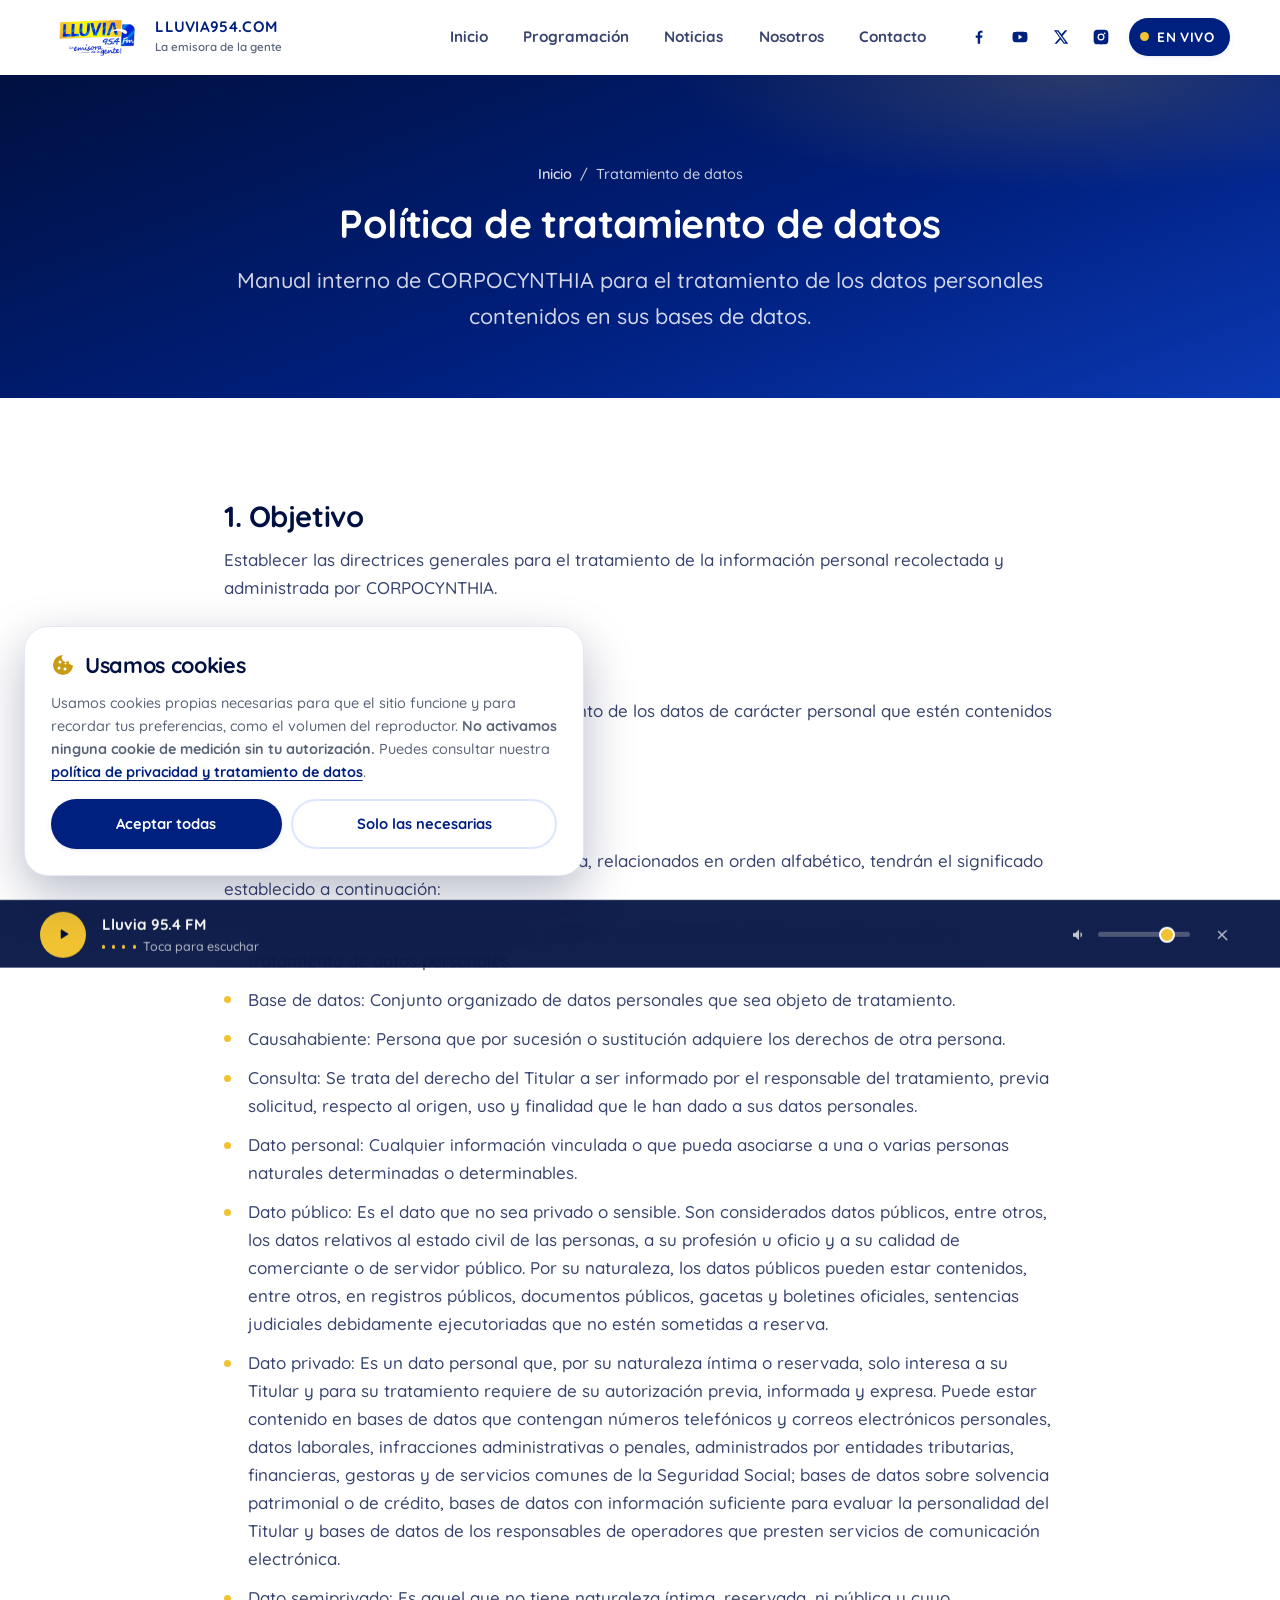
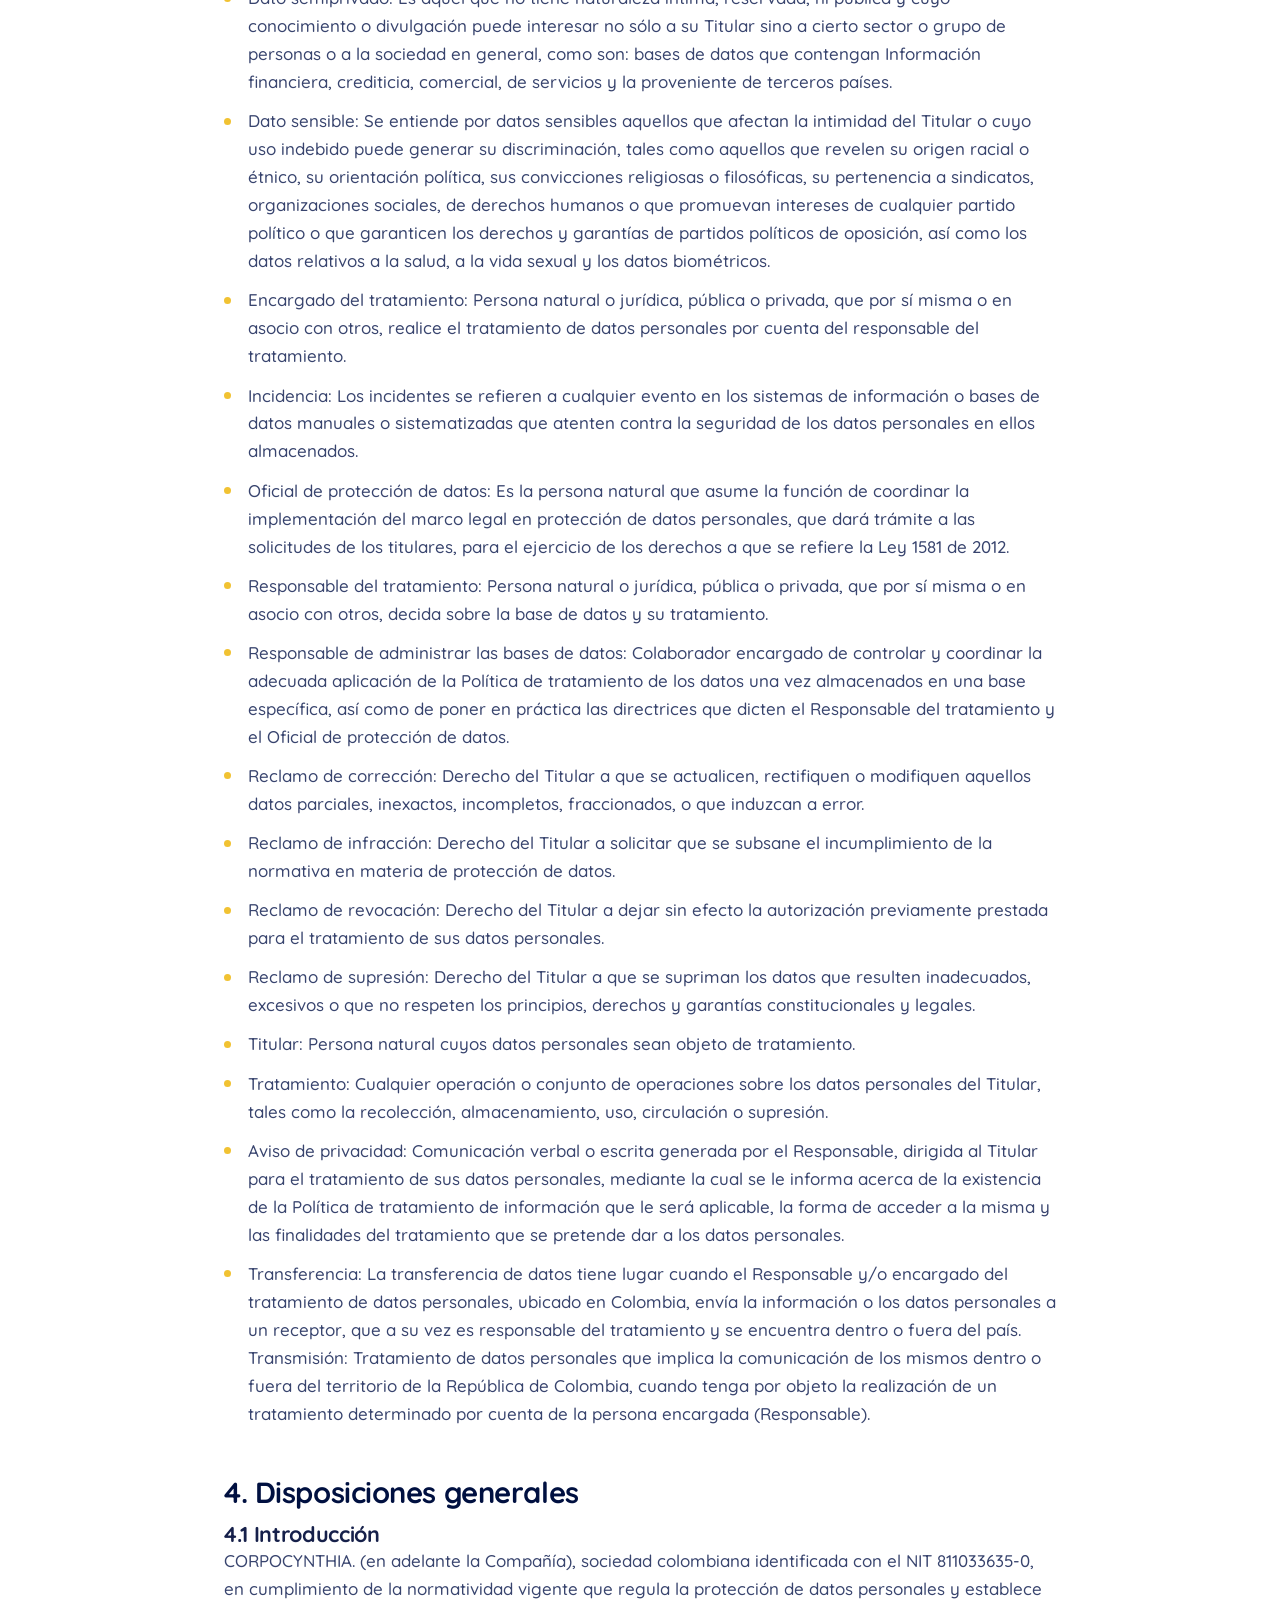
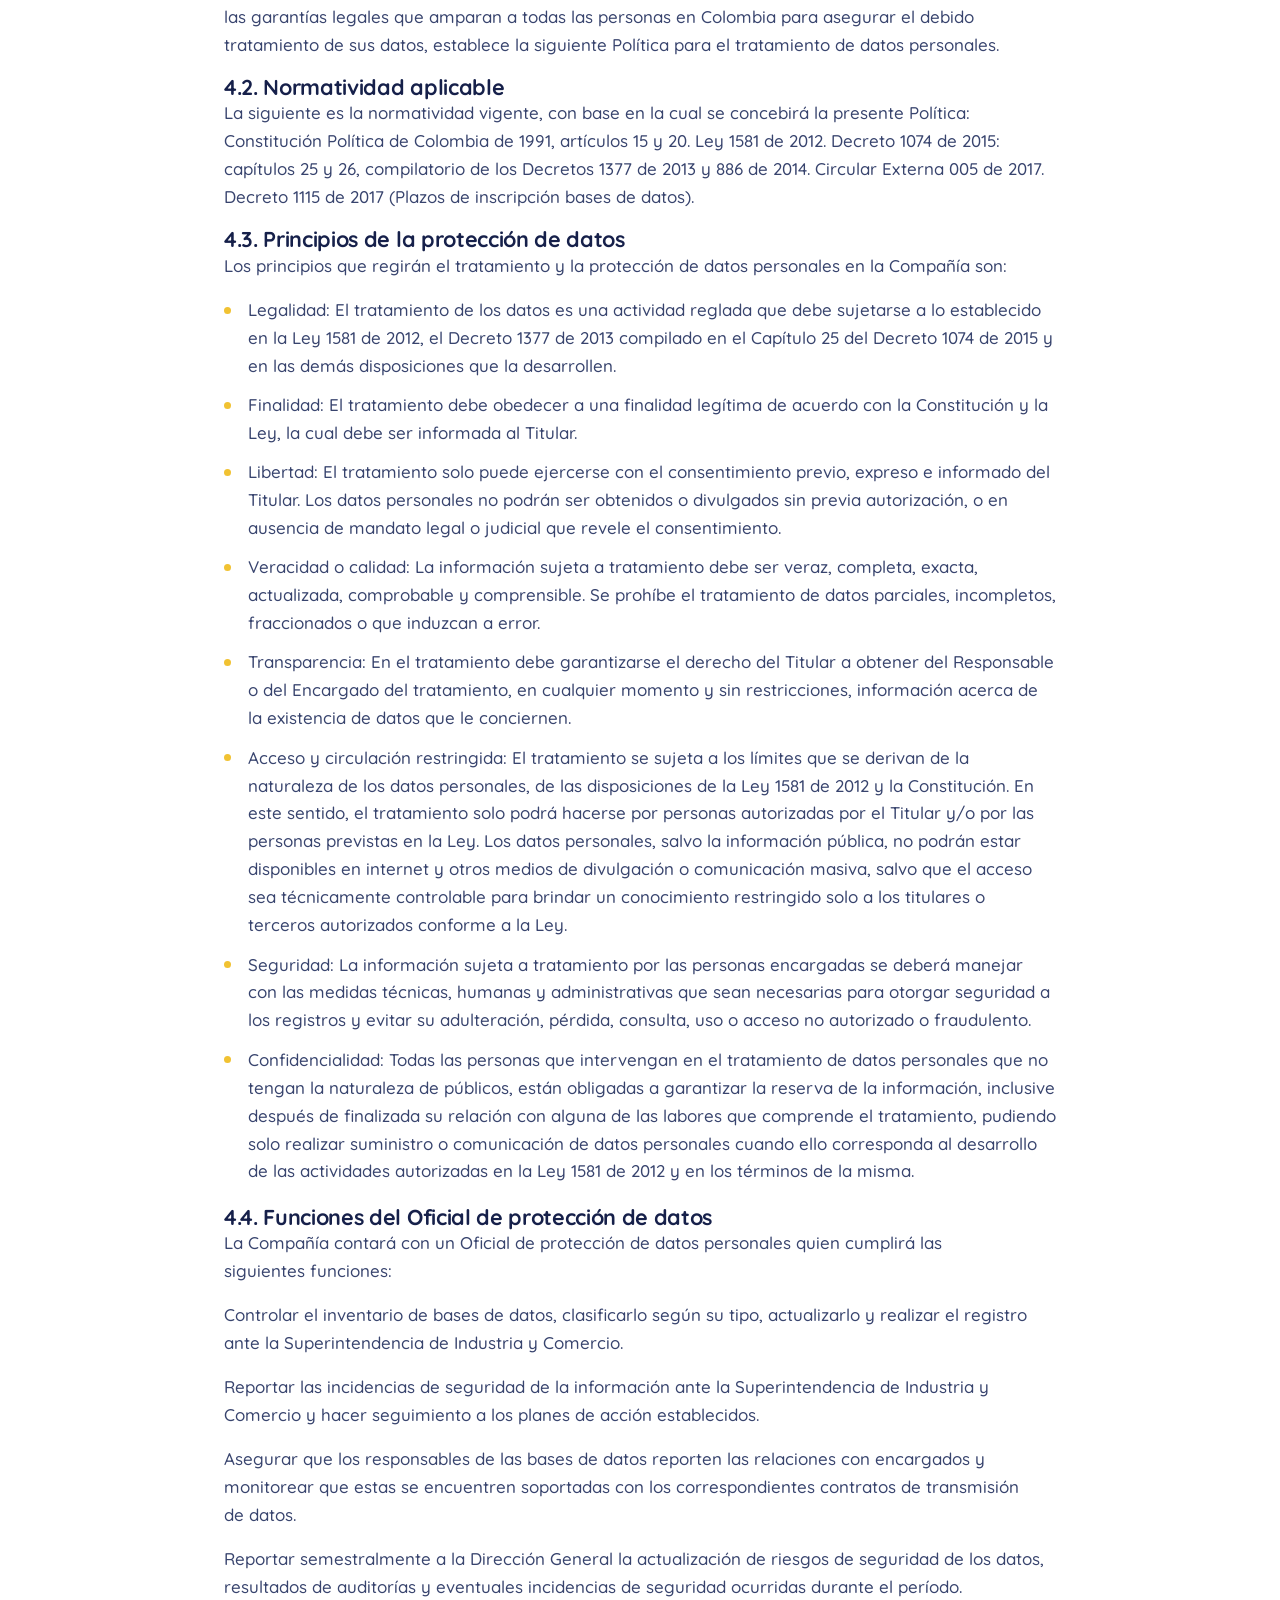
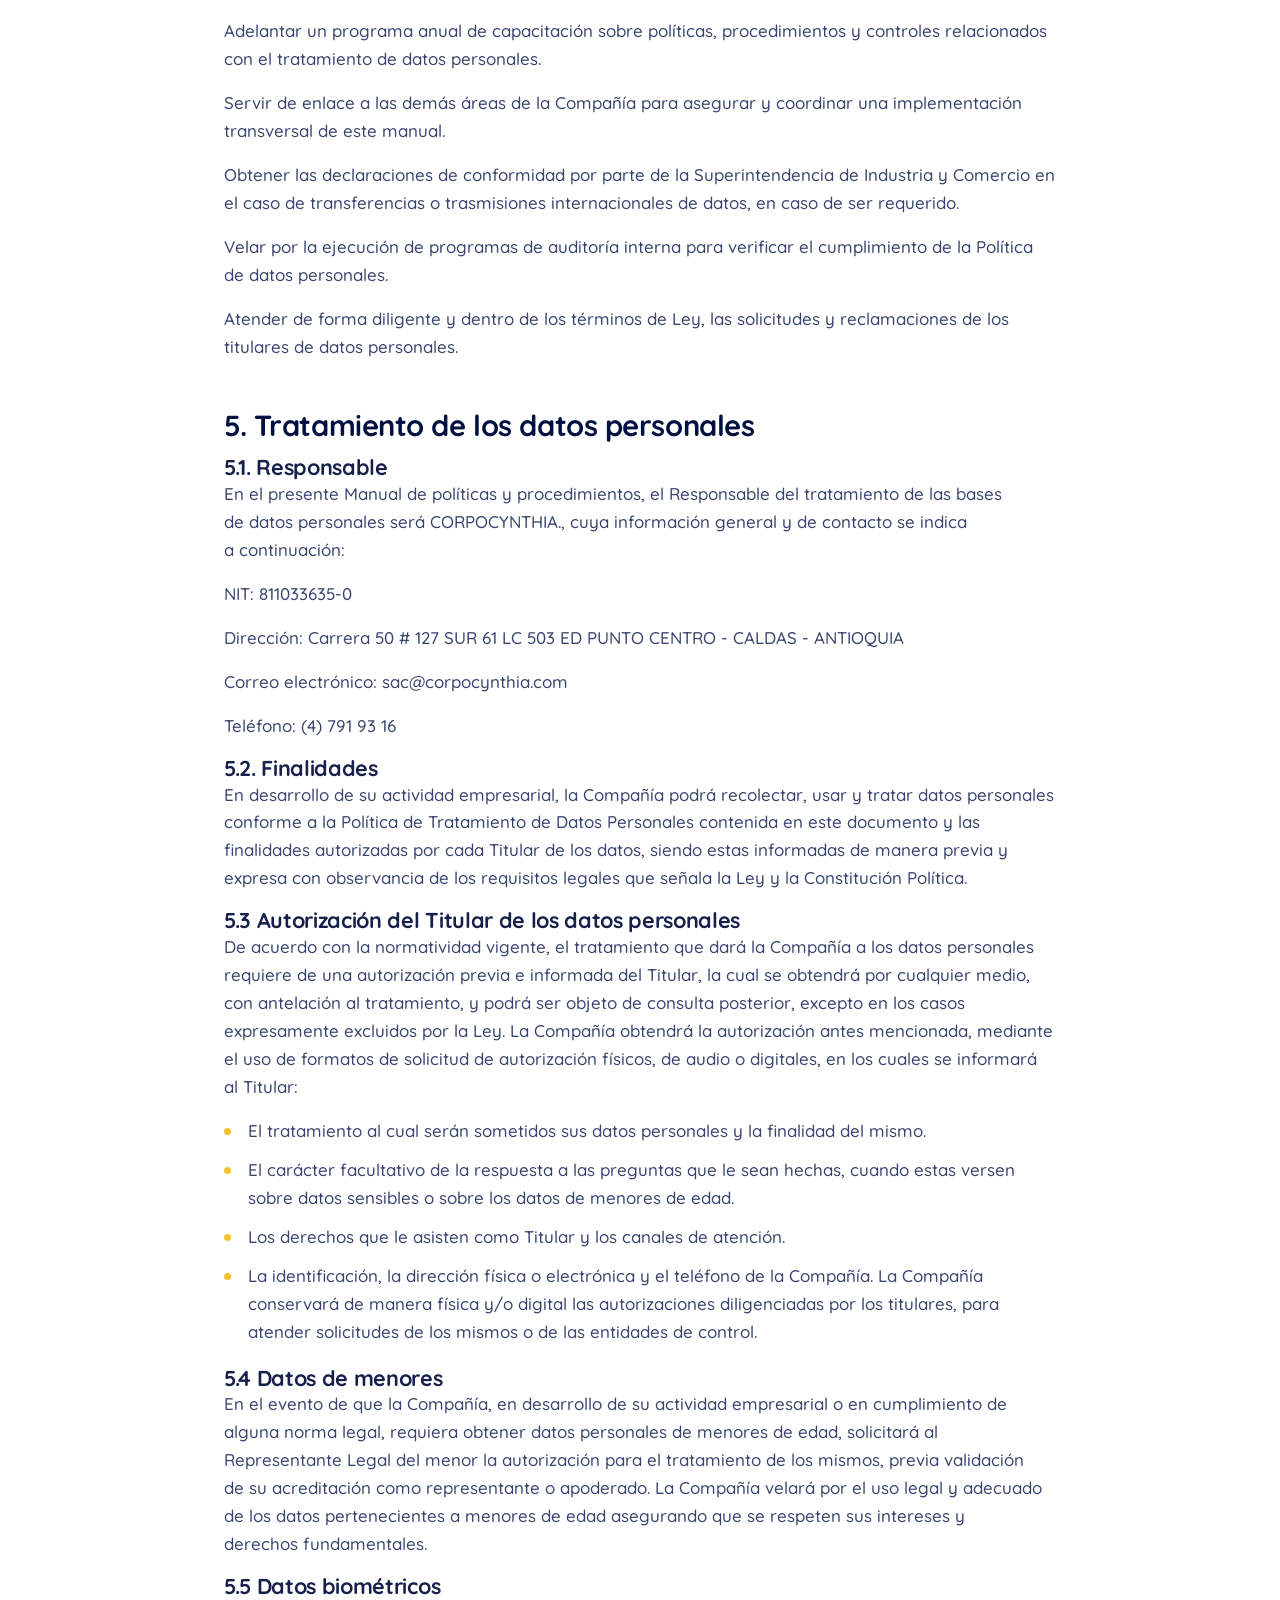
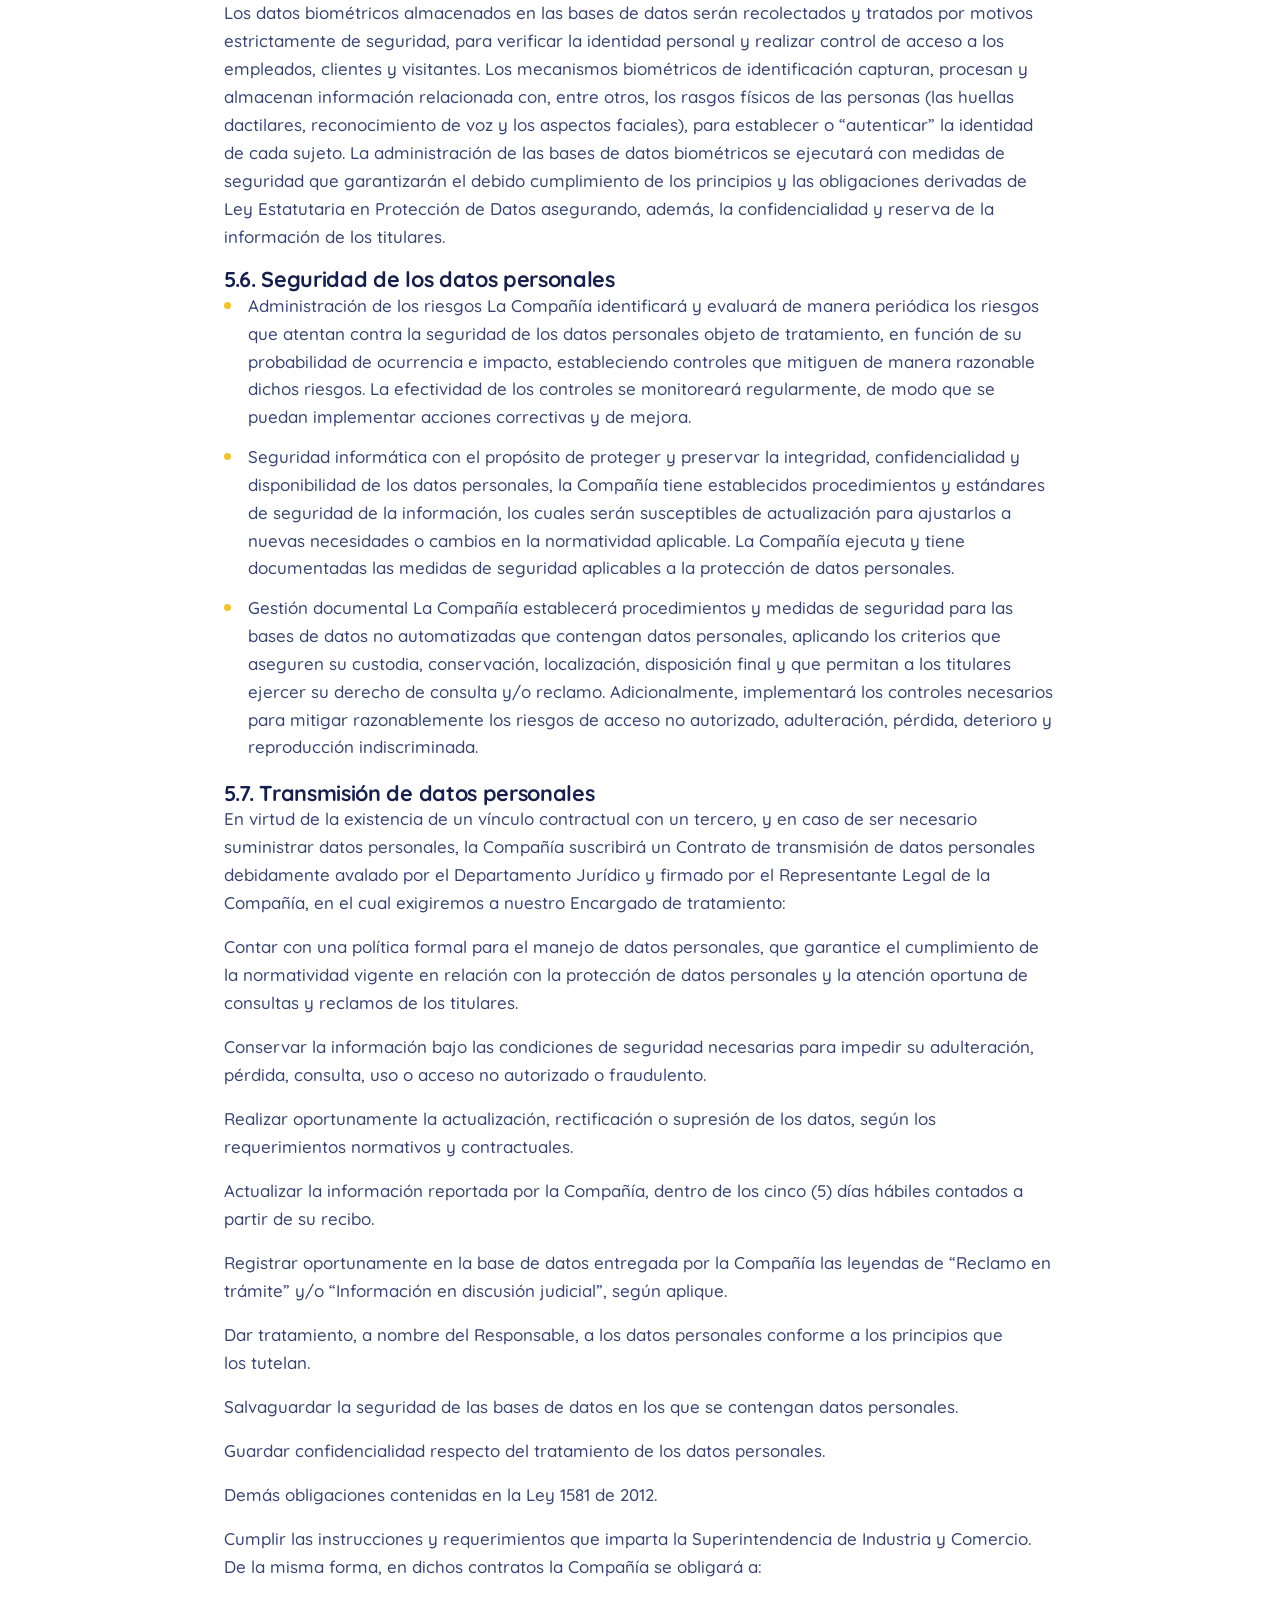
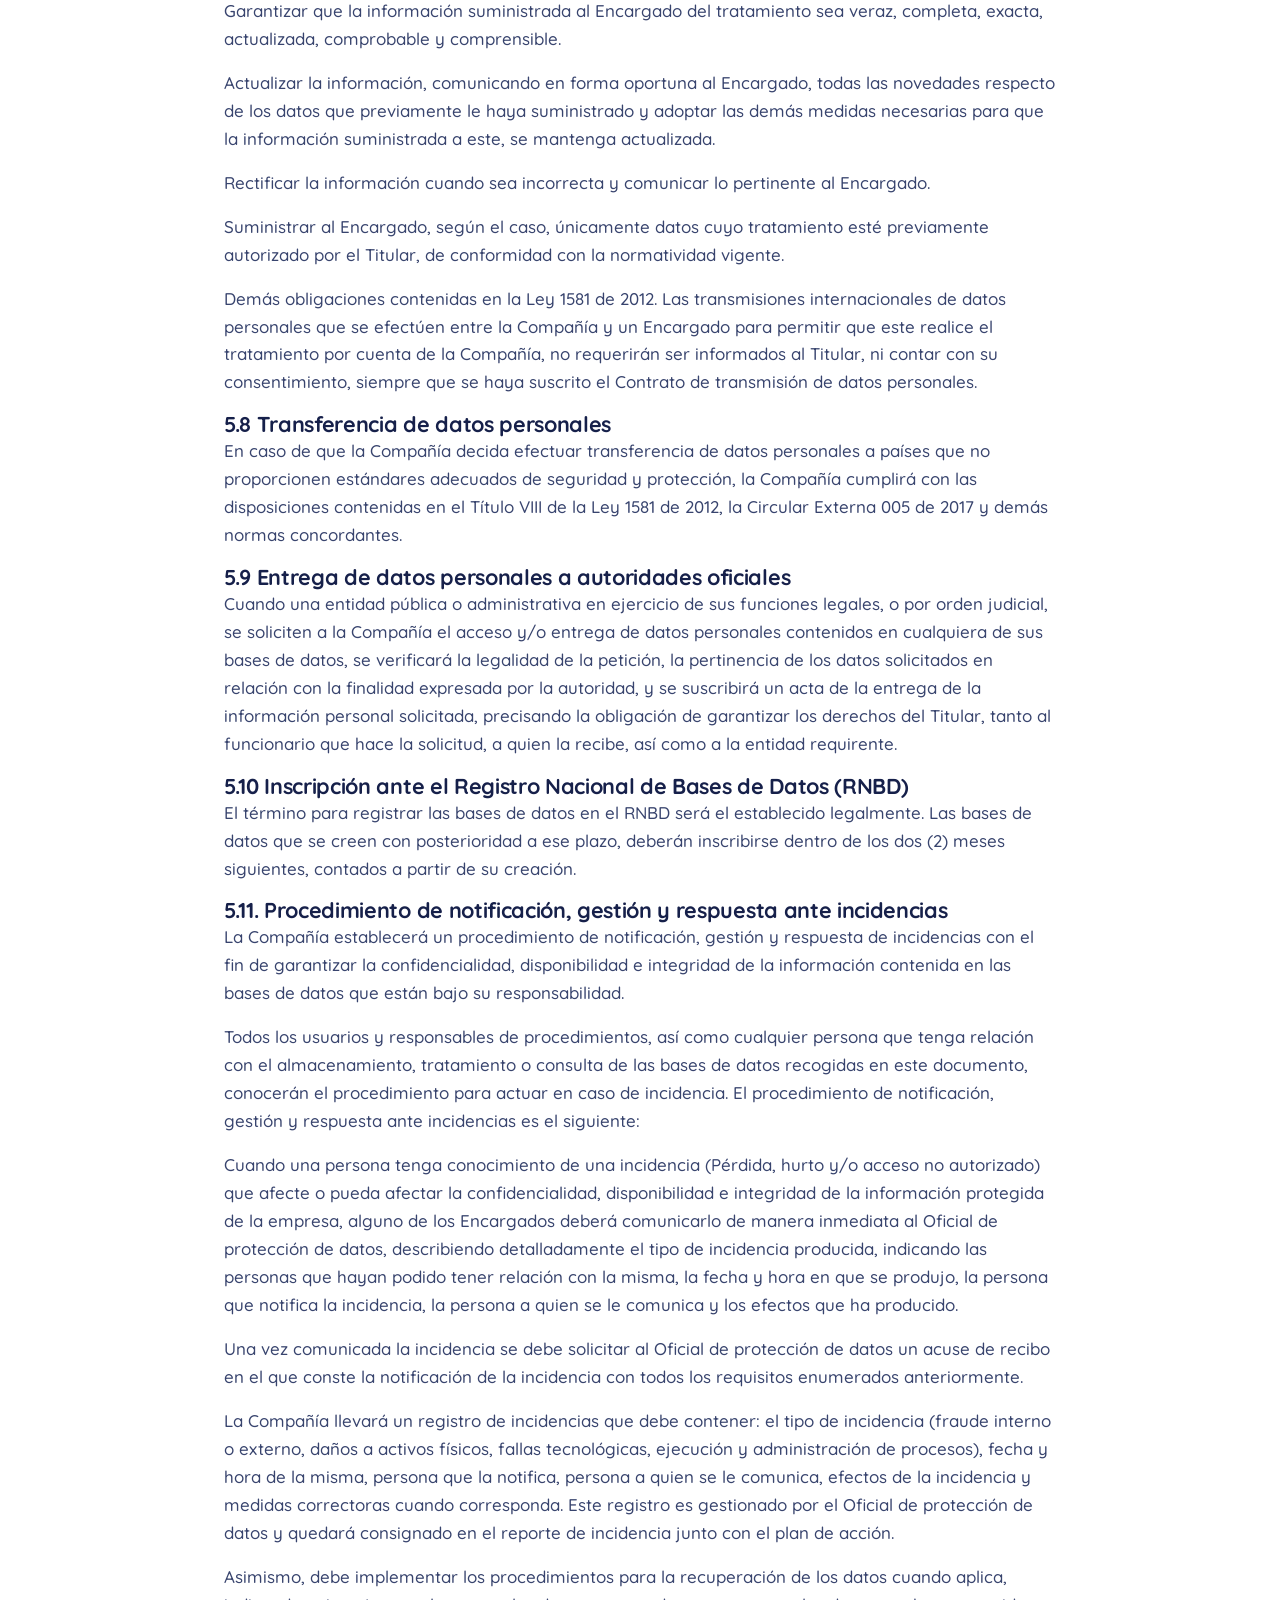
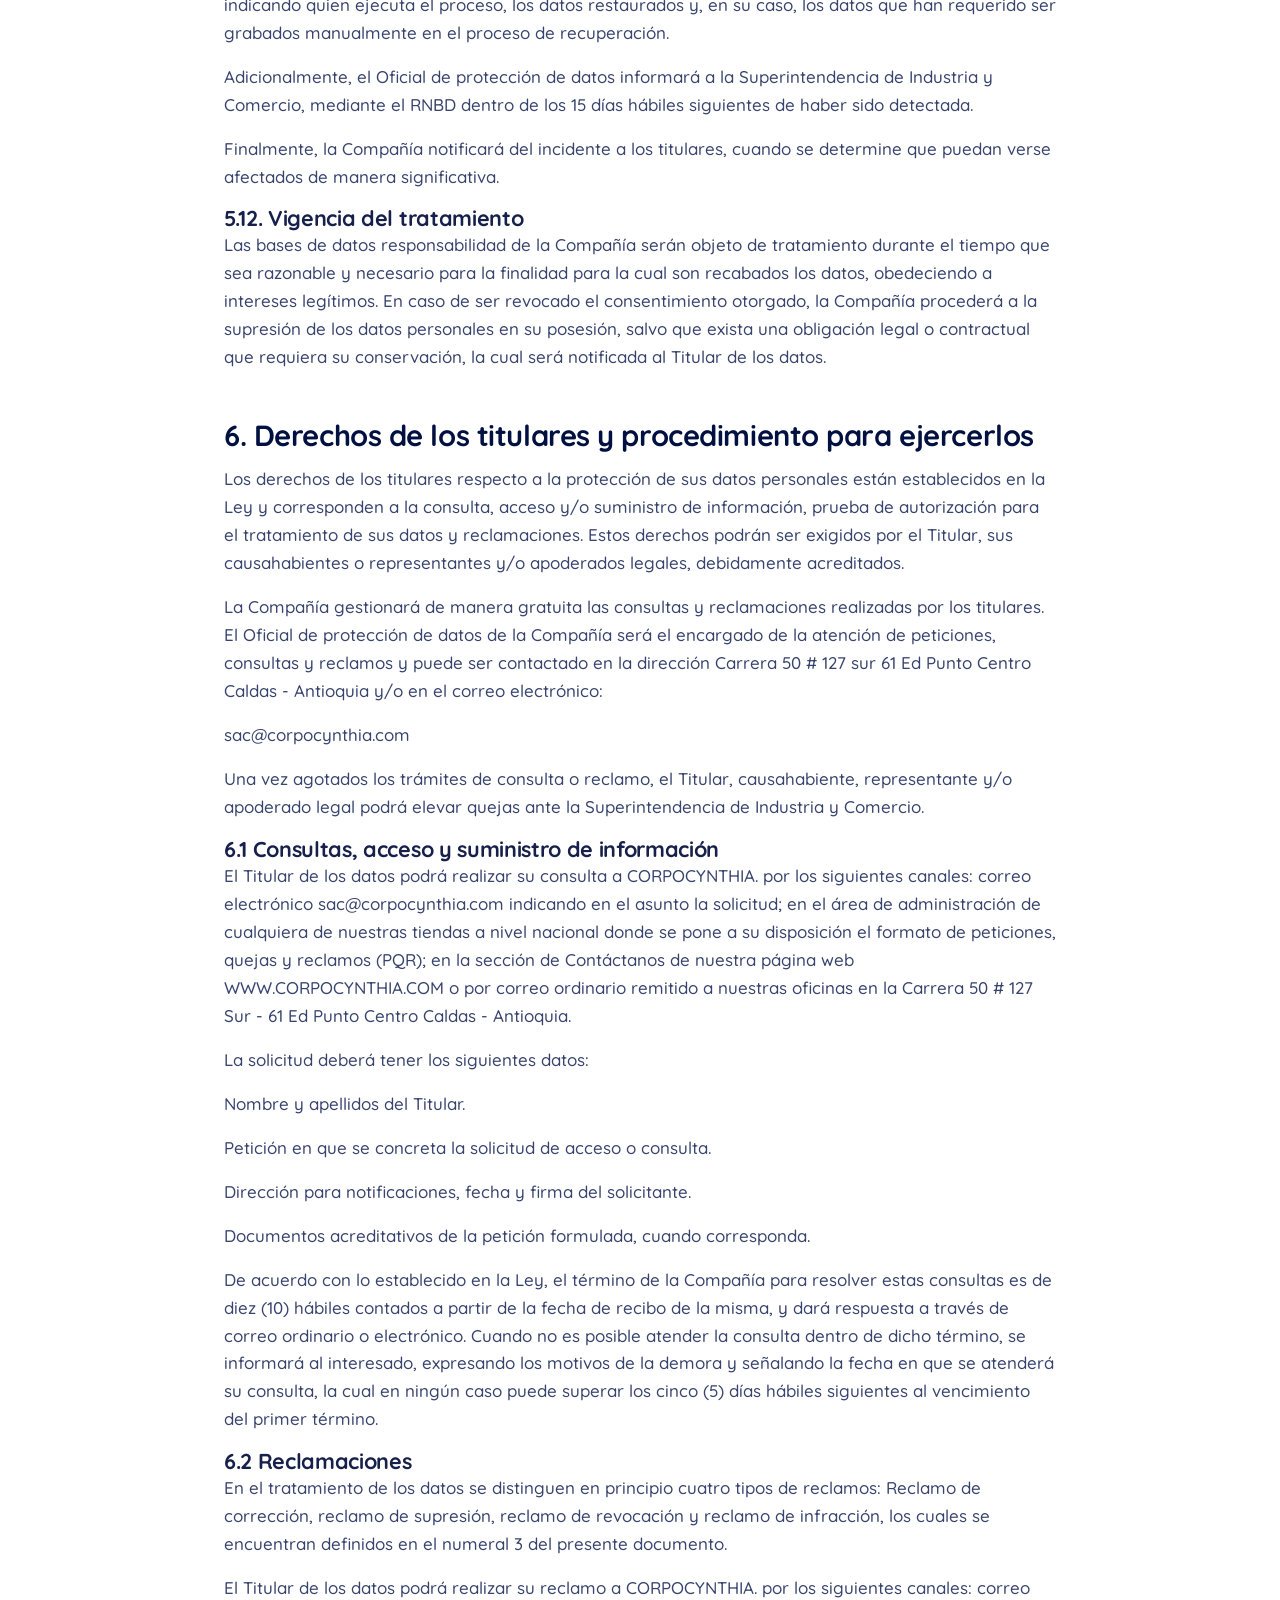
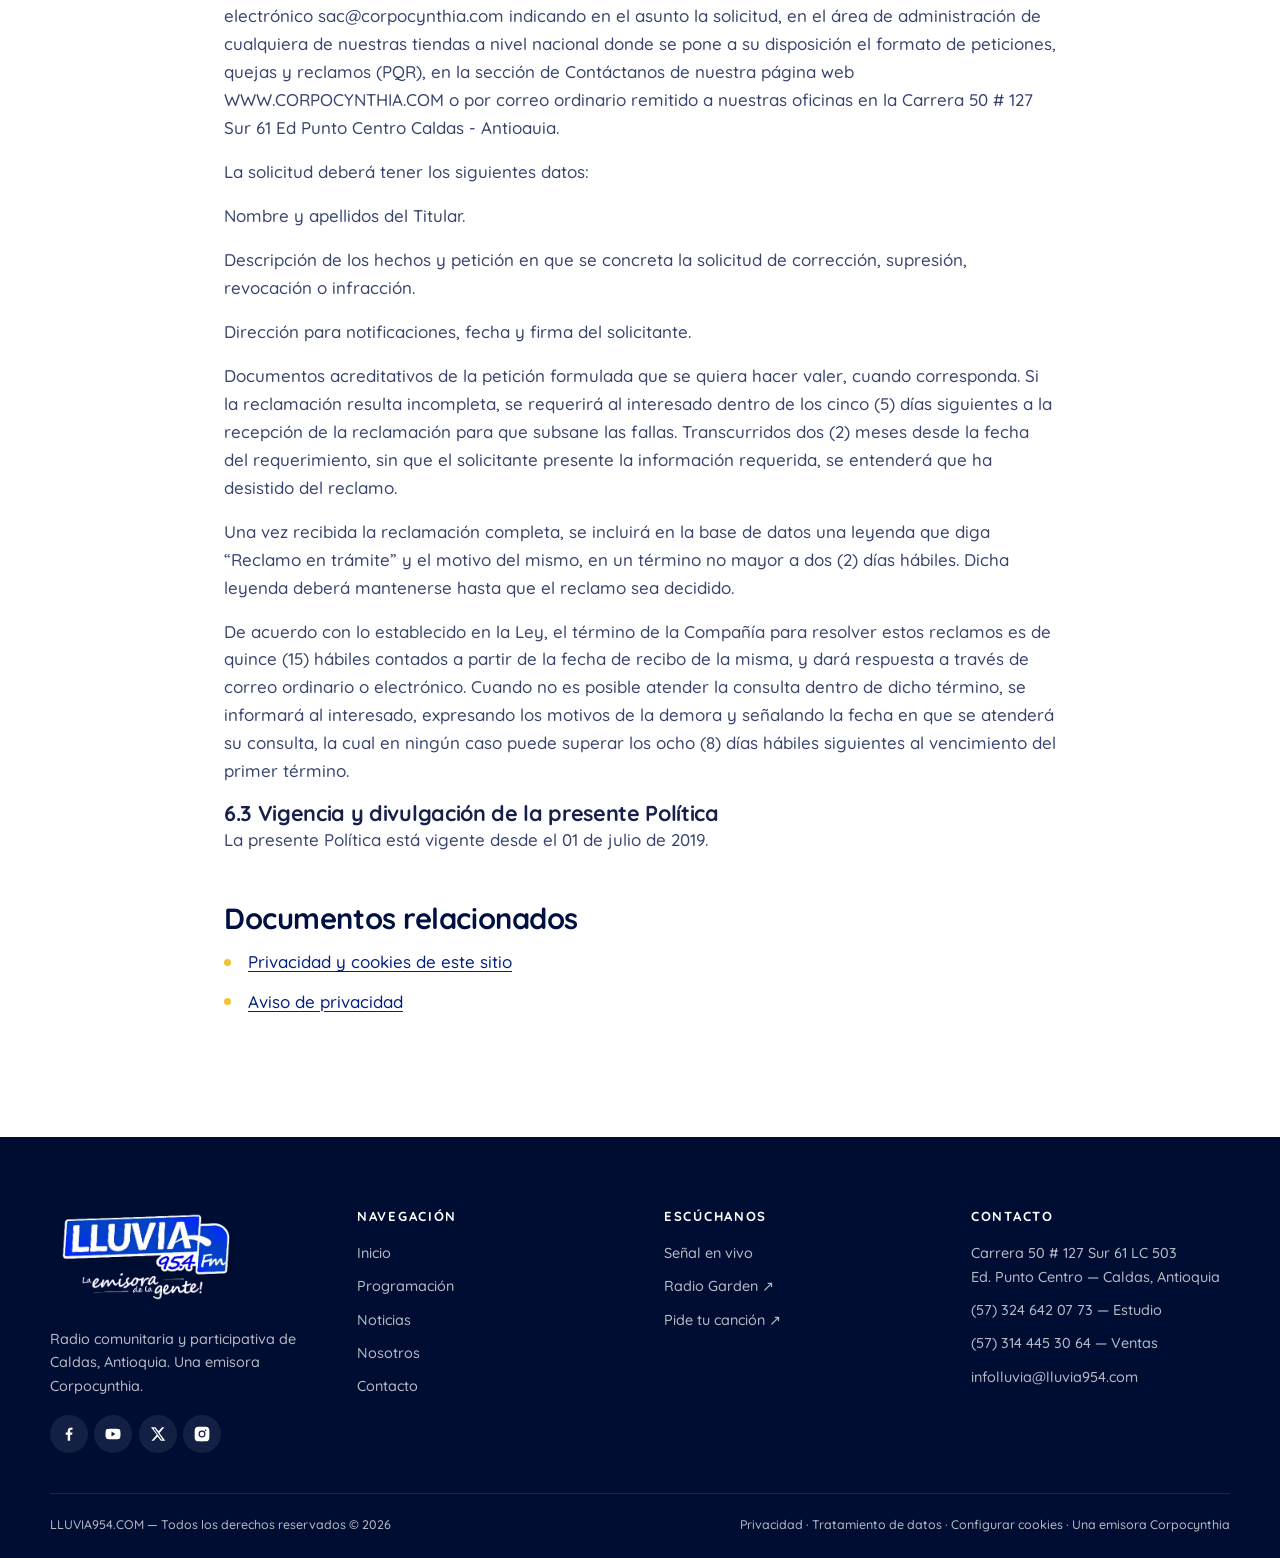
<file: politica-de-tratamiento-de-datos.html>
<!DOCTYPE html>
<html lang="es-CO">
<head>
<meta charset="utf-8">
<meta name="viewport" content="width=device-width, initial-scale=1">
<title>Política de tratamiento de datos — Lluvia 95.4 FM</title>
<meta name="description" content="Política de tratamiento de datos personales de CORPOCYNTHIA (Lluvia 95.4 FM), adoptada conforme a la Ley 1581 de 2012 y el Decreto 1377 de 2013.">
<meta name="theme-color" content="#002080">
<meta name="robots" content="index, follow">
<link rel="canonical" href="https://lluvia954.com/politica-de-tratamiento-de-datos.html">

<meta property="og:type" content="website">
<meta property="og:locale" content="es_CO">
<meta property="og:site_name" content="LLUVIA 95.4 FM">
<meta property="og:title" content="Política de tratamiento de datos — Lluvia 95.4 FM">
<meta property="og:description" content="Manual interno de CORPOCYNTHIA para el tratamiento de los datos personales contenidos en sus bases de datos.">
<meta property="og:url" content="https://lluvia954.com/politica-de-tratamiento-de-datos.html">
<meta property="og:image" content="https://lluvia954.com/images/LogoHeaderHD2.png">

<link rel="icon" href="assets/img/favicon.ico" type="image/vnd.microsoft.icon">
<link rel="preconnect" href="https://fonts.googleapis.com">
<link rel="preconnect" href="https://fonts.gstatic.com" crossorigin>
<link rel="stylesheet" href="https://fonts.googleapis.com/css2?family=Quicksand:wght@500;600;700;800&display=swap">
<link rel="stylesheet" href="assets/css/style.css?v=20260912d">
</head>
<body>

<a class="skip-link" href="#contenido">Saltar al contenido</a>

<header class="site-header">
  <div class="container header-inner">
    <a class="brand" href="index.html" aria-label="Lluvia 95.4 FM — Inicio">
      <picture>
        <source srcset="assets/img/LogoHeaderHD2.webp" type="image/webp">
        <img src="assets/img/LogoHeaderHD2.png" width="580" height="259" alt="Lluvia 95.4 FM">
      </picture>
      <span class="brand-text"><b>LLUVIA954.COM</b><span>La emisora de la gente</span></span>
    </a>

    <nav class="nav" aria-label="Navegación principal">
      <ul>
        <li><a href="index.html">Inicio</a></li>
        <li><a href="index.html#programacion">Programación</a></li>
        <li><a href="noticias.html">Noticias</a></li>
        <li><a href="nosotros.html">Nosotros</a></li>
        <li><a href="contacto.html">Contacto</a></li>
      </ul>
    </nav>

    <div class="header-actions">
      <ul class="social-row">
        <li><a href="https://www.facebook.com/lluvia95.4fm" target="_blank" rel="noopener" aria-label="Facebook de Lluvia 95.4 FM"><svg viewBox="0 0 24 24" fill="currentColor" aria-hidden="true"><path d="M13.5 21v-8h2.7l.4-3.1h-3.1V7.9c0-.9.25-1.5 1.54-1.5H16.7V3.63A21 21 0 0 0 14.3 3.5c-2.37 0-4 1.45-4 4.11V9.9H7.6V13h2.7v8Z"/></svg></a></li>
        <li><a href="https://www.youtube.com/channel/UCA2hxiSh7EQOa8jrca1sIJg" target="_blank" rel="noopener" aria-label="YouTube de Lluvia 95.4 FM"><svg viewBox="0 0 24 24" fill="currentColor" aria-hidden="true"><path d="M21.6 7.2a2.5 2.5 0 0 0-1.76-1.77C18.25 5 12 5 12 5s-6.25 0-7.84.43A2.5 2.5 0 0 0 2.4 7.2 26 26 0 0 0 2 12a26 26 0 0 0 .4 4.8 2.5 2.5 0 0 0 1.76 1.77C5.75 19 12 19 12 19s6.25 0 7.84-.43a2.5 2.5 0 0 0 1.76-1.77A26 26 0 0 0 22 12a26 26 0 0 0-.4-4.8ZM10 15.2V8.8l5.2 3.2Z"/></svg></a></li>
        <li><a href="https://twitter.com/lluvia954fm" target="_blank" rel="noopener" aria-label="X (Twitter) de Lluvia 95.4 FM"><svg viewBox="0 0 24 24" fill="currentColor" aria-hidden="true"><path d="M17.5 3h3l-6.56 7.5L21.7 21h-5.9l-4.4-5.77L6.3 21H3.3l7-8L2.6 3h6l4 5.3Zm-1.05 16.2h1.66L7.6 4.7H5.83Z"/></svg></a></li>
        <li><a href="https://www.instagram.com/lluvia95.4fm/" target="_blank" rel="noopener" aria-label="Instagram de Lluvia 95.4 FM"><svg viewBox="0 0 24 24" fill="currentColor" aria-hidden="true"><path d="M12 2.2c3.2 0 3.58 0 4.85.07 3.25.15 4.77 1.69 4.92 4.92.06 1.27.07 1.65.07 4.85s0 3.58-.07 4.85c-.15 3.23-1.66 4.77-4.92 4.92-1.27.06-1.64.07-4.85.07s-3.58 0-4.85-.07c-3.26-.15-4.77-1.7-4.92-4.92C2.2 15.58 2.2 15.2 2.2 12s0-3.58.07-4.85C2.42 3.92 3.93 2.38 7.15 2.23 8.42 2.2 8.8 2.2 12 2.2Zm0 5.16a4.64 4.64 0 1 0 0 9.28 4.64 4.64 0 0 0 0-9.28Zm0 7.65a3.01 3.01 0 1 1 0-6.02 3.01 3.01 0 0 1 0 6.02Zm4.83-8.89a1.08 1.08 0 1 0 0 2.17 1.08 1.08 0 0 0 0-2.17Z"/></svg></a></li>
      </ul>
      <button class="live-btn" type="button" data-player-toggle aria-pressed="false" aria-label="Reproducir la transmisión en vivo">
        <span class="live-dot" aria-hidden="true"></span><span class="live-label">EN VIVO</span>
      </button>
      <button class="burger" type="button" aria-expanded="false" aria-controls="menu-movil" aria-label="Abrir menú"><span aria-hidden="true"></span></button>
    </div>
  </div>
</header>

<div class="mobile-nav" id="menu-movil" aria-hidden="true">
  <div class="mobile-nav__backdrop"></div>
  <div class="mobile-nav__panel" role="dialog" aria-modal="true" aria-label="Menú de navegación">
    <div class="mobile-nav__top">
      <img src="assets/img/Welcome-LLuvia954.webp" width="479" height="240" alt="Lluvia 95.4 FM">
      <button class="mobile-nav__close" type="button" aria-label="Cerrar menú">&times;</button>
    </div>
    <nav class="mobile-nav__links" aria-label="Navegación móvil">
      <a href="index.html">Inicio</a>
      <a href="index.html#programacion">Programación</a>
      <a href="noticias.html">Noticias</a>
      <a href="nosotros.html">Nosotros</a>
      <a href="contacto.html">Contacto</a>
    </nav>
    <div class="mobile-nav__footer">
      <a class="btn btn--gold btn--block" href="https://api.whatsapp.com/send?phone=573246420773&amp;text=Saludos,%20les%20contacto%20v%C3%ADa%20web." target="_blank" rel="noopener">Pide tu canción</a>
    </div>
  </div>
</div>

<main id="contenido">

  <section class="page-hero">
    <div class="container">
      <nav class="breadcrumb" aria-label="Ruta de navegación">
        <a href="index.html">Inicio</a><span aria-hidden="true">/</span><span>Tratamiento de datos</span>
      </nav>
      <h1>Política de tratamiento de datos</h1>
      <p>Manual interno de CORPOCYNTHIA para el tratamiento de los datos personales contenidos en sus bases de datos.</p>
    </div>
  </section>

  <section class="section">
    <div class="container" style="max-width:52rem">

      <article class="prosa">
        <h2>1. Objetivo</h2>
        <p>Establecer las directrices generales para el tratamiento de la información personal recolectada y administrada por CORPOCYNTHIA.</p>
        <h2>2. Alcance</h2>
        <p>Este manual interno es aplicable al tratamiento de los datos de carácter personal que estén contenidos en bases de datos de la Compañía.</p>
        <h2>3. Definiciones</h2>
        <p>Los términos utilizados en la presente Política, relacionados en orden alfabético, tendrán el significado establecido a continuación:</p>
        <ul class="lista">
          <li>Autorización: Consentimiento previo, expreso e informado del Titular para llevar a cabo el tratamiento de datos personales.</li>
          <li>Base de datos: Conjunto organizado de datos personales que sea objeto de tratamiento.</li>
          <li>Causahabiente: Persona que por sucesión o sustitución adquiere los derechos de otra persona.</li>
          <li>Consulta: Se trata del derecho del Titular a ser informado por el responsable del tratamiento, previa solicitud, respecto al origen, uso y finalidad que le han dado a sus datos personales.</li>
          <li>Dato personal: Cualquier información vinculada o que pueda asociarse a una o varias personas naturales determinadas o determinables.</li>
          <li>Dato público: Es el dato que no sea privado o sensible. Son considerados datos públicos, entre otros, los datos relativos al estado civil de las personas, a su profesión u oficio y a su calidad de comerciante o de servidor público. Por su naturaleza, los datos públicos pueden estar contenidos, entre otros, en registros públicos, documentos públicos, gacetas y boletines oficiales, sentencias judiciales debidamente ejecutoriadas que no estén sometidas a reserva.</li>
          <li>Dato privado: Es un dato personal que, por su naturaleza íntima o reservada, solo interesa a su Titular y para su tratamiento requiere de su autorización previa, informada y expresa. Puede estar contenido en bases de datos que contengan números telefónicos y correos electrónicos personales, datos laborales, infracciones administrativas o penales, administrados por entidades tributarias, financieras, gestoras y de servicios comunes de la Seguridad Social; bases de datos sobre solvencia patrimonial o de crédito, bases de datos con información suficiente para evaluar la personalidad del Titular y bases de datos de los responsables de operadores que presten servicios de comunicación electrónica.</li>
          <li>Dato semiprivado: Es aquel que no tiene naturaleza íntima, reservada, ni pública y cuyo conocimiento o divulgación puede interesar no sólo a su Titular sino a cierto sector o grupo de personas o a la sociedad en general, como son: bases de datos que contengan Información financiera, crediticia, comercial, de servicios y la proveniente de terceros países.</li>
          <li>Dato sensible: Se entiende por datos sensibles aquellos que afectan la intimidad del Titular o cuyo uso indebido puede generar su discriminación, tales como aquellos que revelen su origen racial o étnico, su orientación política, sus convicciones religiosas o filosóficas, su pertenencia a sindicatos, organizaciones sociales, de derechos humanos o que promuevan intereses de cualquier partido político o que garanticen los derechos y garantías de partidos políticos de oposición, así como los datos relativos a la salud, a la vida sexual y los datos biométricos.</li>
          <li>Encargado del tratamiento: Persona natural o jurídica, pública o privada, que por sí misma o en asocio con otros, realice el tratamiento de datos personales por cuenta del responsable del tratamiento.</li>
          <li>Incidencia: Los incidentes se refieren a cualquier evento en los sistemas de información o bases de datos manuales o sistematizadas que atenten contra la seguridad de los datos personales en ellos almacenados.</li>
          <li>Oficial de protección de datos: Es la persona natural que asume la función de coordinar la implementación del marco legal en protección de datos personales, que dará trámite a las solicitudes de los titulares, para el ejercicio de los derechos a que se refiere la Ley 1581 de 2012.</li>
          <li>Responsable del tratamiento: Persona natural o jurídica, pública o privada, que por sí misma o en asocio con otros, decida sobre la base de datos y su tratamiento.</li>
          <li>Responsable de administrar las bases de datos: Colaborador encargado de controlar y coordinar la adecuada aplicación de la Política de tratamiento de los datos una vez almacenados en una base específica, así como de poner en práctica las directrices que dicten el Responsable del tratamiento y el Oficial de protección de datos.</li>
          <li>Reclamo de corrección: Derecho del Titular a que se actualicen, rectifiquen o modifiquen aquellos datos parciales, inexactos, incompletos, fraccionados, o que induzcan a error.</li>
          <li>Reclamo de infracción: Derecho del Titular a solicitar que se subsane el incumplimiento de la normativa en materia de protección de datos.</li>
          <li>Reclamo de revocación: Derecho del Titular a dejar sin efecto la autorización previamente prestada para el tratamiento de sus datos personales.</li>
          <li>Reclamo de supresión: Derecho del Titular a que se supriman los datos que resulten inadecuados, excesivos o que no respeten los principios, derechos y garantías constitucionales y legales.</li>
          <li>Titular: Persona natural cuyos datos personales sean objeto de tratamiento.</li>
          <li>Tratamiento: Cualquier operación o conjunto de operaciones sobre los datos personales del Titular, tales como la recolección, almacenamiento, uso, circulación o supresión.</li>
          <li>Aviso de privacidad: Comunicación verbal o escrita generada por el Responsable, dirigida al Titular para el tratamiento de sus datos personales, mediante la cual se le informa acerca de la existencia de la Política de tratamiento de información que le será aplicable, la forma de acceder a la misma y las finalidades del tratamiento que se pretende dar a los datos personales.</li>
          <li>Transferencia: La transferencia de datos tiene lugar cuando el Responsable y/o encargado del tratamiento de datos personales, ubicado en Colombia, envía la información o los datos personales a un receptor, que a su vez es responsable del tratamiento y se encuentra dentro o fuera del país. Transmisión: Tratamiento de datos personales que implica la comunicación de los mismos dentro o fuera del territorio de la República de Colombia, cuando tenga por objeto la realización de un tratamiento determinado por cuenta de la persona encargada (Responsable).</li>
        </ul>
        <h2>4. Disposiciones generales</h2>
        <h3>4.1 Introducción</h3>
        <p>CORPOCYNTHIA. (en adelante la Compañía), sociedad colombiana identificada con el NIT 811033635-0, en cumplimiento de la normatividad vigente que regula la protección de datos personales y establece las garantías legales que amparan a todas las personas en Colombia para asegurar el debido tratamiento de sus datos, establece la siguiente Política para el tratamiento de datos personales.</p>
        <h3>4.2. Normatividad aplicable</h3>
        <p>La siguiente es la normatividad vigente, con base en la cual se concebirá la presente Política: Constitución Política de Colombia de 1991, artículos 15 y 20. Ley 1581 de 2012. Decreto 1074 de 2015: capítulos 25 y 26, compilatorio de los Decretos 1377 de 2013 y 886 de 2014. Circular Externa 005 de 2017. Decreto 1115 de 2017 (Plazos de inscripción bases de datos).</p>
        <h3>4.3. Principios de la protección de datos</h3>
        <p>Los principios que regirán el tratamiento y la protección de datos personales en la Compañía son:</p>
        <ul class="lista">
          <li>Legalidad: El tratamiento de los datos es una actividad reglada que debe sujetarse a lo establecido en la Ley 1581 de 2012, el Decreto 1377 de 2013 compilado en el Capítulo 25 del Decreto 1074 de 2015 y en las demás disposiciones que la desarrollen.</li>
          <li>Finalidad: El tratamiento debe obedecer a una finalidad legítima de acuerdo con la Constitución y la Ley, la cual debe ser informada al Titular.</li>
          <li>Libertad: El tratamiento solo puede ejercerse con el consentimiento previo, expreso e informado del Titular. Los datos personales no podrán ser obtenidos o divulgados sin previa autorización, o en ausencia de mandato legal o judicial que revele el consentimiento.</li>
          <li>Veracidad o calidad: La información sujeta a tratamiento debe ser veraz, completa, exacta, actualizada, comprobable y comprensible. Se prohíbe el tratamiento de datos parciales, incompletos, fraccionados o que induzcan a error.</li>
          <li>Transparencia: En el tratamiento debe garantizarse el derecho del Titular a obtener del Responsable o del Encargado del tratamiento, en cualquier momento y sin restricciones, información acerca de la existencia de datos que le conciernen.</li>
          <li>Acceso y circulación restringida: El tratamiento se sujeta a los límites que se derivan de la naturaleza de los datos personales, de las disposiciones de la Ley 1581 de 2012 y la Constitución. En este sentido, el tratamiento solo podrá hacerse por personas autorizadas por el Titular y/o por las personas previstas en la Ley. Los datos personales, salvo la información pública, no podrán estar disponibles en internet y otros medios de divulgación o comunicación masiva, salvo que el acceso sea técnicamente controlable para brindar un conocimiento restringido solo a los titulares o terceros autorizados conforme a la Ley.</li>
          <li>Seguridad: La información sujeta a tratamiento por las personas encargadas se deberá manejar con las medidas técnicas, humanas y administrativas que sean necesarias para otorgar seguridad a los registros y evitar su adulteración, pérdida, consulta, uso o acceso no autorizado o fraudulento.</li>
          <li>Confidencialidad: Todas las personas que intervengan en el tratamiento de datos personales que no tengan la naturaleza de públicos, están obligadas a garantizar la reserva de la información, inclusive después de finalizada su relación con alguna de las labores que comprende el tratamiento, pudiendo solo realizar suministro o comunicación de datos personales cuando ello corresponda al desarrollo de las actividades autorizadas en la Ley 1581 de 2012 y en los términos de la misma.</li>
        </ul>
        <h3>4.4. Funciones del Oficial de protección de datos</h3>
        <p>La Compañía contará con un Oficial de protección de datos personales quien cumplirá las siguientes funciones:</p>
        <p>Controlar el inventario de bases de datos, clasificarlo según su tipo, actualizarlo y realizar el registro ante la Superintendencia de Industria y Comercio.</p>
        <p>Reportar las incidencias de seguridad de la información ante la Superintendencia de Industria y Comercio y hacer seguimiento a los planes de acción establecidos.</p>
        <p>Asegurar que los responsables de las bases de datos reporten las relaciones con encargados y monitorear que estas se encuentren soportadas con los correspondientes contratos de transmisión de datos.</p>
        <p>Reportar semestralmente a la Dirección General la actualización de riesgos de seguridad de los datos, resultados de auditorías y eventuales incidencias de seguridad ocurridas durante el período.</p>
        <p>Adelantar un programa anual de capacitación sobre políticas, procedimientos y controles relacionados con el tratamiento de datos personales.</p>
        <p>Servir de enlace a las demás áreas de la Compañía para asegurar y coordinar una implementación transversal de este manual.</p>
        <p>Obtener las declaraciones de conformidad por parte de la Superintendencia de Industria y Comercio en el caso de transferencias o trasmisiones internacionales de datos, en caso de ser requerido.</p>
        <p>Velar por la ejecución de programas de auditoría interna para verificar el cumplimiento de la Política de datos personales.</p>
        <p>Atender de forma diligente y dentro de los términos de Ley, las solicitudes y reclamaciones de los titulares de datos personales.</p>
        <h2>5. Tratamiento de los datos personales</h2>
        <h3>5.1. Responsable</h3>
        <p>En el presente Manual de políticas y procedimientos, el Responsable del tratamiento de las bases de datos personales será CORPOCYNTHIA., cuya información general y de contacto se indica a continuación:</p>
        <p>NIT: 811033635-0</p>
        <p>Dirección: Carrera 50 # 127 SUR 61 LC 503 ED PUNTO CENTRO - CALDAS - ANTIOQUIA</p>
        <p>Correo electrónico: sac@corpocynthia.com</p>
        <p>Teléfono: (4) 791 93 16</p>
        <h3>5.2. Finalidades</h3>
        <p>En desarrollo de su actividad empresarial, la Compañía podrá recolectar, usar y tratar datos personales conforme a la Política de Tratamiento de Datos Personales contenida en este documento y las finalidades autorizadas por cada Titular de los datos, siendo estas informadas de manera previa y expresa con observancia de los requisitos legales que señala la Ley y la Constitución Política.</p>
        <h3>5.3 Autorización del Titular de los datos personales</h3>
        <p>De acuerdo con la normatividad vigente, el tratamiento que dará la Compañía a los datos personales requiere de una autorización previa e informada del Titular, la cual se obtendrá por cualquier medio, con antelación al tratamiento, y podrá ser objeto de consulta posterior, excepto en los casos expresamente excluidos por la Ley. La Compañía obtendrá la autorización antes mencionada, mediante el uso de formatos de solicitud de autorización físicos, de audio o digitales, en los cuales se informará al Titular:</p>
        <ul class="lista">
          <li>El tratamiento al cual serán sometidos sus datos personales y la finalidad del mismo.</li>
          <li>El carácter facultativo de la respuesta a las preguntas que le sean hechas, cuando estas versen sobre datos sensibles o sobre los datos de menores de edad.</li>
          <li>Los derechos que le asisten como Titular y los canales de atención.</li>
          <li>La identificación, la dirección física o electrónica y el teléfono de la Compañía. La Compañía conservará de manera física y/o digital las autorizaciones diligenciadas por los titulares, para atender solicitudes de los mismos o de las entidades de control.</li>
        </ul>
        <h3>5.4 Datos de menores</h3>
        <p>En el evento de que la Compañía, en desarrollo de su actividad empresarial o en cumplimiento de alguna norma legal, requiera obtener datos personales de menores de edad, solicitará al Representante Legal del menor la autorización para el tratamiento de los mismos, previa validación de su acreditación como representante o apoderado. La Compañía velará por el uso legal y adecuado de los datos pertenecientes a menores de edad asegurando que se respeten sus intereses y derechos fundamentales.</p>
        <h3>5.5 Datos biométricos</h3>
        <p>Los datos biométricos almacenados en las bases de datos serán recolectados y tratados por motivos estrictamente de seguridad, para verificar la identidad personal y realizar control de acceso a los empleados, clientes y visitantes. Los mecanismos biométricos de identificación capturan, procesan y almacenan información relacionada con, entre otros, los rasgos físicos de las personas (las huellas dactilares, reconocimiento de voz y los aspectos faciales), para establecer o “autenticar” la identidad de cada sujeto. La administración de las bases de datos biométricos se ejecutará con medidas de seguridad que garantizarán el debido cumplimiento de los principios y las obligaciones derivadas de Ley Estatutaria en Protección de Datos asegurando, además, la confidencialidad y reserva de la información de los titulares.</p>
        <h3>5.6. Seguridad de los datos personales</h3>
        <ul class="lista">
          <li>Administración de los riesgos La Compañía identificará y evaluará de manera periódica los riesgos que atentan contra la seguridad de los datos personales objeto de tratamiento, en función de su probabilidad de ocurrencia e impacto, estableciendo controles que mitiguen de manera razonable dichos riesgos. La efectividad de los controles se monitoreará regularmente, de modo que se puedan implementar acciones correctivas y de mejora.</li>
          <li>Seguridad informática con el propósito de proteger y preservar la integridad, confidencialidad y disponibilidad de los datos personales, la Compañía tiene establecidos procedimientos y estándares de seguridad de la información, los cuales serán susceptibles de actualización para ajustarlos a nuevas necesidades o cambios en la normatividad aplicable. La Compañía ejecuta y tiene documentadas las medidas de seguridad aplicables a la protección de datos personales.</li>
          <li>Gestión documental La Compañía establecerá procedimientos y medidas de seguridad para las bases de datos no automatizadas que contengan datos personales, aplicando los criterios que aseguren su custodia, conservación, localización, disposición final y que permitan a los titulares ejercer su derecho de consulta y/o reclamo. Adicionalmente, implementará los controles necesarios para mitigar razonablemente los riesgos de acceso no autorizado, adulteración, pérdida, deterioro y reproducción indiscriminada.</li>
        </ul>
        <h3>5.7. Transmisión de datos personales</h3>
        <p>En virtud de la existencia de un vínculo contractual con un tercero, y en caso de ser necesario suministrar datos personales, la Compañía suscribirá un Contrato de transmisión de datos personales debidamente avalado por el Departamento Jurídico y firmado por el Representante Legal de la Compañía, en el cual exigiremos a nuestro Encargado de tratamiento:</p>
        <p>Contar con una política formal para el manejo de datos personales, que garantice el cumplimiento de la normatividad vigente en relación con la protección de datos personales y la atención oportuna de consultas y reclamos de los titulares.</p>
        <p>Conservar la información bajo las condiciones de seguridad necesarias para impedir su adulteración, pérdida, consulta, uso o acceso no autorizado o fraudulento.</p>
        <p>Realizar oportunamente la actualización, rectificación o supresión de los datos, según los requerimientos normativos y contractuales.</p>
        <p>Actualizar la información reportada por la Compañía, dentro de los cinco (5) días hábiles contados a partir de su recibo.</p>
        <p>Registrar oportunamente en la base de datos entregada por la Compañía las leyendas de “Reclamo en trámite” y/o “Información en discusión judicial”, según aplique.</p>
        <p>Dar tratamiento, a nombre del Responsable, a los datos personales conforme a los principios que los tutelan.</p>
        <p>Salvaguardar la seguridad de las bases de datos en los que se contengan datos personales.</p>
        <p>Guardar confidencialidad respecto del tratamiento de los datos personales.</p>
        <p>Demás obligaciones contenidas en la Ley 1581 de 2012.</p>
        <p>Cumplir las instrucciones y requerimientos que imparta la Superintendencia de Industria y Comercio. De la misma forma, en dichos contratos la Compañía se obligará a:</p>
        <p>Garantizar que la información suministrada al Encargado del tratamiento sea veraz, completa, exacta, actualizada, comprobable y comprensible.</p>
        <p>Actualizar la información, comunicando en forma oportuna al Encargado, todas las novedades respecto de los datos que previamente le haya suministrado y adoptar las demás medidas necesarias para que la información suministrada a este, se mantenga actualizada.</p>
        <p>Rectificar la información cuando sea incorrecta y comunicar lo pertinente al Encargado.</p>
        <p>Suministrar al Encargado, según el caso, únicamente datos cuyo tratamiento esté previamente autorizado por el Titular, de conformidad con la normatividad vigente.</p>
        <p>Demás obligaciones contenidas en la Ley 1581 de 2012. Las transmisiones internacionales de datos personales que se efectúen entre la Compañía y un Encargado para permitir que este realice el tratamiento por cuenta de la Compañía, no requerirán ser informados al Titular, ni contar con su consentimiento, siempre que se haya suscrito el Contrato de transmisión de datos personales.</p>
        <h3>5.8 Transferencia de datos personales</h3>
        <p>En caso de que la Compañía decida efectuar transferencia de datos personales a países que no proporcionen estándares adecuados de seguridad y protección, la Compañía cumplirá con las disposiciones contenidas en el Título VIII de la Ley 1581 de 2012, la Circular Externa 005 de 2017 y demás normas concordantes.</p>
        <h3>5.9 Entrega de datos personales a autoridades oficiales</h3>
        <p>Cuando una entidad pública o administrativa en ejercicio de sus funciones legales, o por orden judicial, se soliciten a la Compañía el acceso y/o entrega de datos personales contenidos en cualquiera de sus bases de datos, se verificará la legalidad de la petición, la pertinencia de los datos solicitados en relación con la finalidad expresada por la autoridad, y se suscribirá un acta de la entrega de la información personal solicitada, precisando la obligación de garantizar los derechos del Titular, tanto al funcionario que hace la solicitud, a quien la recibe, así como a la entidad requirente.</p>
        <h3>5.10 Inscripción ante el Registro Nacional de Bases de Datos (RNBD)</h3>
        <p>El término para registrar las bases de datos en el RNBD será el establecido legalmente. Las bases de datos que se creen con posterioridad a ese plazo, deberán inscribirse dentro de los dos (2) meses siguientes, contados a partir de su creación.</p>
        <h3>5.11. Procedimiento de notificación, gestión y respuesta ante incidencias</h3>
        <p>La Compañía establecerá un procedimiento de notificación, gestión y respuesta de incidencias con el fin de garantizar la confidencialidad, disponibilidad e integridad de la información contenida en las bases de datos que están bajo su responsabilidad.</p>
        <p>Todos los usuarios y responsables de procedimientos, así como cualquier persona que tenga relación con el almacenamiento, tratamiento o consulta de las bases de datos recogidas en este documento, conocerán el procedimiento para actuar en caso de incidencia. El procedimiento de notificación, gestión y respuesta ante incidencias es el siguiente:</p>
        <p>Cuando una persona tenga conocimiento de una incidencia (Pérdida, hurto y/o acceso no autorizado) que afecte o pueda afectar la confidencialidad, disponibilidad e integridad de la información protegida de la empresa, alguno de los Encargados deberá comunicarlo de manera inmediata al Oficial de protección de datos, describiendo detalladamente el tipo de incidencia producida, indicando las personas que hayan podido tener relación con la misma, la fecha y hora en que se produjo, la persona que notifica la incidencia, la persona a quien se le comunica y los efectos que ha producido.</p>
        <p>Una vez comunicada la incidencia se debe solicitar al Oficial de protección de datos un acuse de recibo en el que conste la notificación de la incidencia con todos los requisitos enumerados anteriormente.</p>
        <p>La Compañía llevará un registro de incidencias que debe contener: el tipo de incidencia (fraude interno o externo, daños a activos físicos, fallas tecnológicas, ejecución y administración de procesos), fecha y hora de la misma, persona que la notifica, persona a quien se le comunica, efectos de la incidencia y medidas correctoras cuando corresponda. Este registro es gestionado por el Oficial de protección de datos y quedará consignado en el reporte de incidencia junto con el plan de acción.</p>
        <p>Asimismo, debe implementar los procedimientos para la recuperación de los datos cuando aplica, indicando quien ejecuta el proceso, los datos restaurados y, en su caso, los datos que han requerido ser grabados manualmente en el proceso de recuperación.</p>
        <p>Adicionalmente, el Oficial de protección de datos informará a la Superintendencia de Industria y Comercio, mediante el RNBD dentro de los 15 días hábiles siguientes de haber sido detectada.</p>
        <p>Finalmente, la Compañía notificará del incidente a los titulares, cuando se determine que puedan verse afectados de manera significativa.</p>
        <h3>5.12. Vigencia del tratamiento</h3>
        <p>Las bases de datos responsabilidad de la Compañía serán objeto de tratamiento durante el tiempo que sea razonable y necesario para la finalidad para la cual son recabados los datos, obedeciendo a intereses legítimos. En caso de ser revocado el consentimiento otorgado, la Compañía procederá a la supresión de los datos personales en su posesión, salvo que exista una obligación legal o contractual que requiera su conservación, la cual será notificada al Titular de los datos.</p>
        <h2>6. Derechos de los titulares y procedimiento para ejercerlos</h2>
        <p>Los derechos de los titulares respecto a la protección de sus datos personales están establecidos en la Ley y corresponden a la consulta, acceso y/o suministro de información, prueba de autorización para el tratamiento de sus datos y reclamaciones. Estos derechos podrán ser exigidos por el Titular, sus causahabientes o representantes y/o apoderados legales, debidamente acreditados.</p>
        <p>La Compañía gestionará de manera gratuita las consultas y reclamaciones realizadas por los titulares. El Oficial de protección de datos de la Compañía será el encargado de la atención de peticiones, consultas y reclamos y puede ser contactado en la dirección Carrera 50 # 127 sur 61 Ed Punto Centro Caldas - Antioquia y/o en el correo electrónico:</p>
        <p>sac@corpocynthia.com</p>
        <p>Una vez agotados los trámites de consulta o reclamo, el Titular, causahabiente, representante y/o apoderado legal podrá elevar quejas ante la Superintendencia de Industria y Comercio.</p>
        <h3>6.1 Consultas, acceso y suministro de información</h3>
        <p>El Titular de los datos podrá realizar su consulta a CORPOCYNTHIA. por los siguientes canales: correo electrónico sac@corpocynthia.com indicando en el asunto la solicitud; en el área de administración de cualquiera de nuestras tiendas a nivel nacional donde se pone a su disposición el formato de peticiones, quejas y reclamos (PQR); en la sección de Contáctanos de nuestra página web WWW.CORPOCYNTHIA.COM o por correo ordinario remitido a nuestras oficinas en la Carrera 50 # 127 Sur - 61 Ed Punto Centro Caldas - Antioquia.</p>
        <p>La solicitud deberá tener los siguientes datos:</p>
        <p>Nombre y apellidos del Titular.</p>
        <p>Petición en que se concreta la solicitud de acceso o consulta.</p>
        <p>Dirección para notificaciones, fecha y firma del solicitante.</p>
        <p>Documentos acreditativos de la petición formulada, cuando corresponda.</p>
        <p>De acuerdo con lo establecido en la Ley, el término de la Compañía para resolver estas consultas es de diez (10) hábiles contados a partir de la fecha de recibo de la misma, y dará respuesta a través de correo ordinario o electrónico. Cuando no es posible atender la consulta dentro de dicho término, se informará al interesado, expresando los motivos de la demora y señalando la fecha en que se atenderá su consulta, la cual en ningún caso puede superar los cinco (5) días hábiles siguientes al vencimiento del primer término.</p>
        <h3>6.2 Reclamaciones</h3>
        <p>En el tratamiento de los datos se distinguen en principio cuatro tipos de reclamos: Reclamo de corrección, reclamo de supresión, reclamo de revocación y reclamo de infracción, los cuales se encuentran definidos en el numeral 3 del presente documento.</p>
        <p>El Titular de los datos podrá realizar su reclamo a CORPOCYNTHIA. por los siguientes canales: correo electrónico sac@corpocynthia.com indicando en el asunto la solicitud, en el área de administración de cualquiera de nuestras tiendas a nivel nacional donde se pone a su disposición el formato de peticiones, quejas y reclamos (PQR), en la sección de Contáctanos de nuestra página web WWW.CORPOCYNTHIA.COM o por correo ordinario remitido a nuestras oficinas en la Carrera 50 # 127 Sur 61 Ed Punto Centro Caldas - Antioauia.</p>
        <p>La solicitud deberá tener los siguientes datos:</p>
        <p>Nombre y apellidos del Titular.</p>
        <p>Descripción de los hechos y petición en que se concreta la solicitud de corrección, supresión, revocación o infracción.</p>
        <p>Dirección para notificaciones, fecha y firma del solicitante.</p>
        <p>Documentos acreditativos de la petición formulada que se quiera hacer valer, cuando corresponda. Si la reclamación resulta incompleta, se requerirá al interesado dentro de los cinco (5) días siguientes a la recepción de la reclamación para que subsane las fallas. Transcurridos dos (2) meses desde la fecha del requerimiento, sin que el solicitante presente la información requerida, se entenderá que ha desistido del reclamo.</p>
        <p>Una vez recibida la reclamación completa, se incluirá en la base de datos una leyenda que diga “Reclamo en trámite” y el motivo del mismo, en un término no mayor a dos (2) días hábiles. Dicha leyenda deberá mantenerse hasta que el reclamo sea decidido.</p>
        <p>De acuerdo con lo establecido en la Ley, el término de la Compañía para resolver estos reclamos es de quince (15) hábiles contados a partir de la fecha de recibo de la misma, y dará respuesta a través de correo ordinario o electrónico. Cuando no es posible atender la consulta dentro de dicho término, se informará al interesado, expresando los motivos de la demora y señalando la fecha en que se atenderá su consulta, la cual en ningún caso puede superar los ocho (8) días hábiles siguientes al vencimiento del primer término.</p>
        <h3>6.3 Vigencia y divulgación de la presente Política</h3>
        <p>La presente Política está vigente desde el 01 de julio de 2019.</p>
        <h2>Documentos relacionados</h2>
        <ul class="lista">
          <li><a href="privacidad.html">Privacidad y cookies de este sitio</a></li>
          <li><a href="aviso-privacidad.html">Aviso de privacidad</a></li>
        </ul>
      </article>

    </div>
  </section>

</main>

<footer class="site-footer">
  <div class="container">
    <div class="footer-grid">
      <div class="footer-brand">
        <img src="assets/img/Welcome-LLuvia954.webp" width="479" height="240" loading="lazy" alt="Lluvia 95.4 FM">
        <p>Radio comunitaria y participativa de Caldas, Antioquia. Una emisora Corpocynthia.</p>
        <ul class="social-row mt-2">
          <li><a href="https://www.facebook.com/lluvia95.4fm" target="_blank" rel="noopener" aria-label="Facebook"><svg viewBox="0 0 24 24" fill="currentColor" aria-hidden="true"><path d="M13.5 21v-8h2.7l.4-3.1h-3.1V7.9c0-.9.25-1.5 1.54-1.5H16.7V3.63A21 21 0 0 0 14.3 3.5c-2.37 0-4 1.45-4 4.11V9.9H7.6V13h2.7v8Z"/></svg></a></li>
          <li><a href="https://www.youtube.com/channel/UCA2hxiSh7EQOa8jrca1sIJg" target="_blank" rel="noopener" aria-label="YouTube"><svg viewBox="0 0 24 24" fill="currentColor" aria-hidden="true"><path d="M21.6 7.2a2.5 2.5 0 0 0-1.76-1.77C18.25 5 12 5 12 5s-6.25 0-7.84.43A2.5 2.5 0 0 0 2.4 7.2 26 26 0 0 0 2 12a26 26 0 0 0 .4 4.8 2.5 2.5 0 0 0 1.76 1.77C5.75 19 12 19 12 19s6.25 0 7.84-.43a2.5 2.5 0 0 0 1.76-1.77A26 26 0 0 0 22 12a26 26 0 0 0-.4-4.8ZM10 15.2V8.8l5.2 3.2Z"/></svg></a></li>
          <li><a href="https://twitter.com/lluvia954fm" target="_blank" rel="noopener" aria-label="X (Twitter)"><svg viewBox="0 0 24 24" fill="currentColor" aria-hidden="true"><path d="M17.5 3h3l-6.56 7.5L21.7 21h-5.9l-4.4-5.77L6.3 21H3.3l7-8L2.6 3h6l4 5.3Zm-1.05 16.2h1.66L7.6 4.7H5.83Z"/></svg></a></li>
          <li><a href="https://www.instagram.com/lluvia95.4fm/" target="_blank" rel="noopener" aria-label="Instagram"><svg viewBox="0 0 24 24" fill="currentColor" aria-hidden="true"><path d="M12 2.2c3.2 0 3.58 0 4.85.07 3.25.15 4.77 1.69 4.92 4.92.06 1.27.07 1.65.07 4.85s0 3.58-.07 4.85c-.15 3.23-1.66 4.77-4.92 4.92-1.27.06-1.64.07-4.85.07s-3.58 0-4.85-.07c-3.26-.15-4.77-1.7-4.92-4.92C2.2 15.58 2.2 15.2 2.2 12s0-3.58.07-4.85C2.42 3.92 3.93 2.38 7.15 2.23 8.42 2.2 8.8 2.2 12 2.2Zm0 5.16a4.64 4.64 0 1 0 0 9.28 4.64 4.64 0 0 0 0-9.28Zm0 7.65a3.01 3.01 0 1 1 0-6.02 3.01 3.01 0 0 1 0 6.02Zm4.83-8.89a1.08 1.08 0 1 0 0 2.17 1.08 1.08 0 0 0 0-2.17Z"/></svg></a></li>
        </ul>
      </div>

      <nav aria-label="Enlaces del sitio">
        <h4>Navegación</h4>
        <ul>
          <li><a href="index.html">Inicio</a></li>
          <li><a href="index.html#programacion">Programación</a></li>
          <li><a href="noticias.html">Noticias</a></li>
          <li><a href="nosotros.html">Nosotros</a></li>
          <li><a href="contacto.html">Contacto</a></li>
        </ul>
      </nav>

      <div>
        <h4>Escúchanos</h4>
        <ul>
          <li><a href="index.html#escuchar">Señal en vivo</a></li>
          <li><a href="http://radio.garden/listen/lluvia-stereo-radio/9Hl8FhTi" target="_blank" rel="noopener">Radio Garden ↗</a></li>
          <li><a href="https://api.whatsapp.com/send?phone=573246420773&amp;text=Saludos,%20les%20contacto%20v%C3%ADa%20web." target="_blank" rel="noopener">Pide tu canción ↗</a></li>
        </ul>
      </div>

      <div>
        <h4>Contacto</h4>
        <ul>
          <li>Carrera 50 # 127 Sur 61 LC 503<br>Ed. Punto Centro — Caldas, Antioquia</li>
          <li><a href="tel:+573246420773">(57) 324 642 07 73</a> — Estudio</li>
          <li><a href="tel:+573144453064">(57) 314 445 30 64</a> — Ventas</li>
          <li><a href="mailto:infolluvia@lluvia954.com">infolluvia@lluvia954.com</a></li>
        </ul>
      </div>
    </div>

    <div class="footer-bottom">
      <p>LLUVIA954.COM — Todos los derechos reservados © <span data-year>2026</span></p>
      <p><a href="privacidad.html">Privacidad</a> · <a href="politica-de-tratamiento-de-datos.html">Tratamiento de datos</a> · <a href="#" data-cookies-abrir>Configurar cookies</a> · Una emisora Corpocynthia</p>
    </div>
  </div>
</footer>

<div class="sticky-player" aria-label="Reproductor de radio en vivo">
  <div class="container container--wide sticky-player__inner">
    <button class="play-btn" type="button" data-player-toggle aria-pressed="false" aria-label="Reproducir la transmisión en vivo">
      <svg class="icon-play" viewBox="0 0 24 24" fill="currentColor" aria-hidden="true"><path d="M8 5.14v13.72a1 1 0 0 0 1.53.85l10.74-6.86a1 1 0 0 0 0-1.7L9.53 4.29A1 1 0 0 0 8 5.14Z"/></svg>
      <svg class="icon-pause" viewBox="0 0 24 24" fill="currentColor" aria-hidden="true"><path d="M7 4.5h3.5v15H7Zm6.5 0H17v15h-3.5Z"/></svg>
    </button>
    <div class="sticky-player__meta">
      <b>Lluvia 95.4 FM</b>
      <span>
        <span class="eq" data-active="false" aria-hidden="true"><span></span><span></span><span></span><span></span></span>
        <span data-player-status>Toca para escuchar</span>
      </span>
    </div>
    <div class="volume-row">
      <svg viewBox="0 0 24 24" fill="currentColor" aria-hidden="true"><path d="M4 9.5v5h3.2L12 18.9V5.1L7.2 9.5Zm12.2 2.5a4 4 0 0 0-2.2-3.58v7.15A4 4 0 0 0 16.2 12Z"/></svg>
      <label class="visually-hidden" for="vol-sticky">Volumen</label>
      <input id="vol-sticky" type="range" min="0" max="100" value="80" data-player-volume>
    </div>
    <button class="sticky-player__close" type="button" aria-label="Cerrar el reproductor">
      <svg viewBox="0 0 24 24" width="18" height="18" fill="currentColor" aria-hidden="true"><path d="M18.3 5.7 12 12l6.3 6.3-1.4 1.4L10.6 13.4 6.3 17.7 4.9 16.3 9.2 12 4.9 7.7l1.4-1.4 4.3 4.3 4.3-4.3Z"/></svg>
    </button>
  </div>
</div>

<button class="to-top" type="button" aria-label="Volver arriba">
  <svg viewBox="0 0 24 24" fill="currentColor" aria-hidden="true"><path d="M12 5.8 4.9 12.9l1.4 1.4L11 9.6V19h2V9.6l4.7 4.7 1.4-1.4Z"/></svg>
</button>


<!-- ====================== AVISO DE COOKIES ====================== -->
<aside class="cookies" role="region" aria-label="Aviso de cookies" hidden>
  <div class="cookies__head">
    <svg viewBox="0 0 24 24" fill="currentColor" aria-hidden="true"><path d="M12 2a10 10 0 1 0 10 10 3.4 3.4 0 0 1-4.2-4.4A3.4 3.4 0 0 1 12 2Zm-3 5.5a1.5 1.5 0 1 1 0 3 1.5 1.5 0 0 1 0-3Zm-1 6a1.5 1.5 0 1 1 0 3 1.5 1.5 0 0 1 0-3Zm6 1a1.5 1.5 0 1 1 0 3 1.5 1.5 0 0 1 0-3Zm.5-5a1 1 0 1 1 0 2 1 1 0 0 1 0-2Z"/></svg>
    <h2 id="cookies-titulo">Usamos cookies</h2>
  </div>
  <p>
    Usamos cookies propias necesarias para que el sitio funcione y para recordar tus
    preferencias, como el volumen del reproductor. <strong>No activamos ninguna cookie de
    medición sin tu autorización.</strong> Puedes consultar nuestra
    <a href="privacidad.html">política de privacidad y tratamiento de datos</a>.
  </p>
  <div class="cookies__acciones">
    <button class="btn btn--primary" type="button" data-cookies-aceptar>Aceptar todas</button>
    <button class="btn btn--ghost" type="button" data-cookies-rechazar>Solo las necesarias</button>
  </div>
</aside>

<script src="assets/js/main.js?v=20260912d" defer></script>
</body>
</html>
</file>
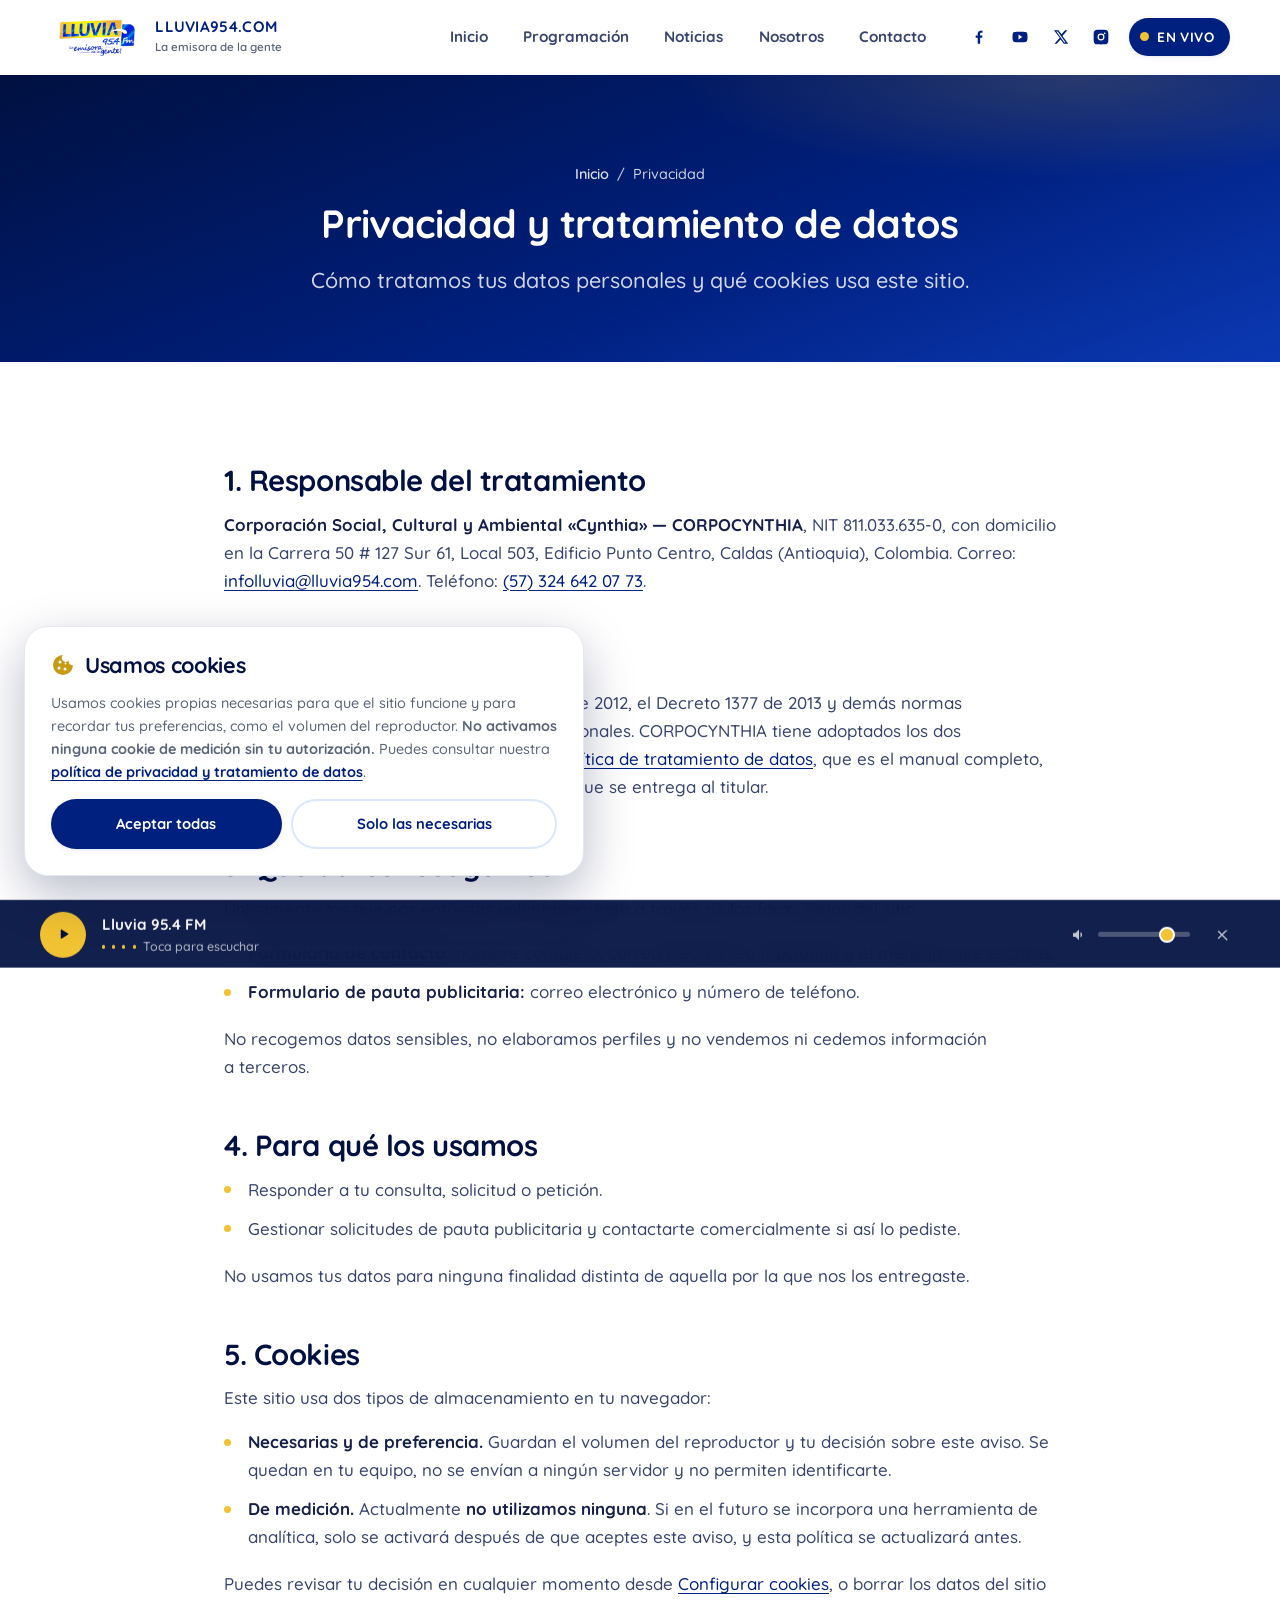
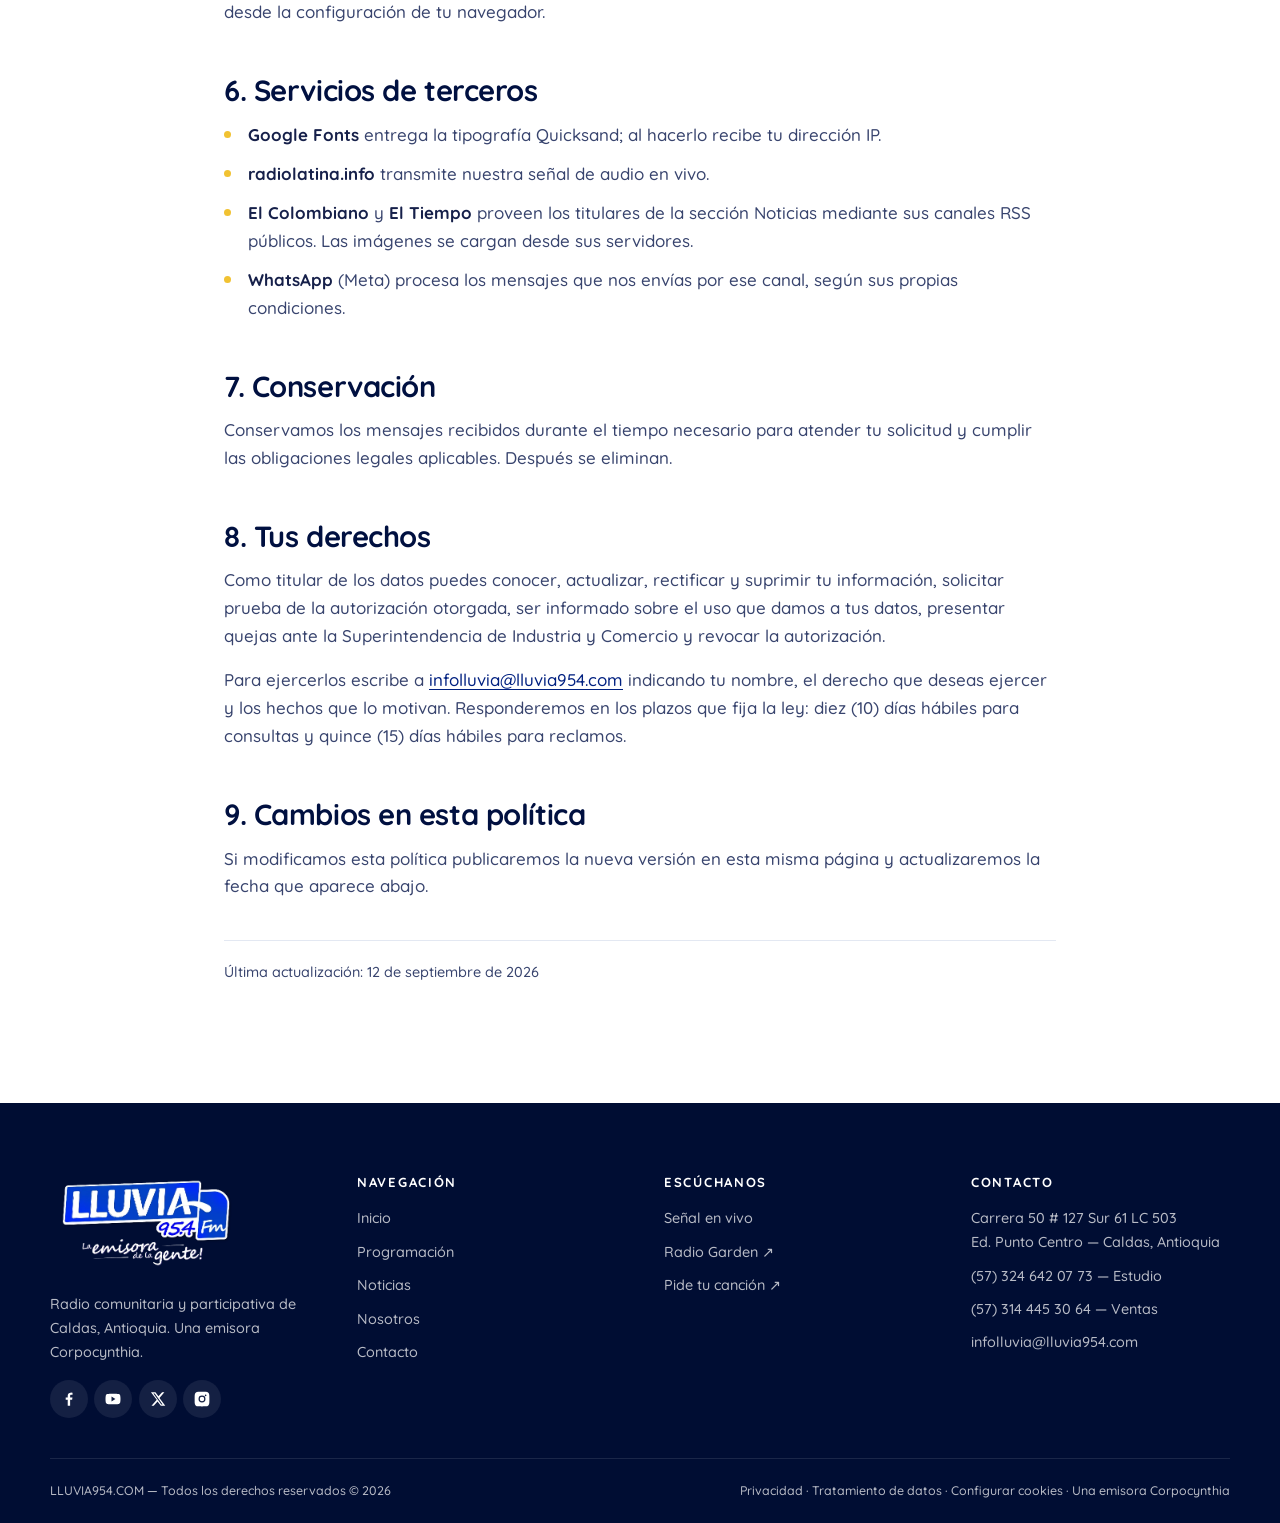
<file: privacidad.html>
<!DOCTYPE html>
<html lang="es-CO">
<head>
<meta charset="utf-8">
<meta name="viewport" content="width=device-width, initial-scale=1">
<title>Privacidad y tratamiento de datos — Lluvia 95.4 FM</title>
<meta name="description" content="Política de privacidad, tratamiento de datos personales y uso de cookies de Lluvia 95.4 FM (Corpocynthia), conforme a la Ley 1581 de 2012.">
<meta name="theme-color" content="#002080">
<meta name="robots" content="index, follow">
<link rel="canonical" href="https://lluvia954.com/privacidad.html">

<meta property="og:type" content="website">
<meta property="og:locale" content="es_CO">
<meta property="og:site_name" content="LLUVIA 95.4 FM">
<meta property="og:title" content="Privacidad — Lluvia 95.4 FM">
<meta property="og:description" content="Política de privacidad y tratamiento de datos personales.">
<meta property="og:url" content="https://lluvia954.com/privacidad.html">
<meta property="og:image" content="https://lluvia954.com/images/LogoHeaderHD2.png">

<link rel="icon" href="assets/img/favicon.ico" type="image/vnd.microsoft.icon">
<link rel="preconnect" href="https://fonts.googleapis.com">
<link rel="preconnect" href="https://fonts.gstatic.com" crossorigin>
<link rel="stylesheet" href="https://fonts.googleapis.com/css2?family=Quicksand:wght@500;600;700;800&display=swap">
<link rel="stylesheet" href="assets/css/style.css?v=20260912d">
</head>
<body>

<a class="skip-link" href="#contenido">Saltar al contenido</a>

<header class="site-header">
  <div class="container header-inner">
    <a class="brand" href="index.html" aria-label="Lluvia 95.4 FM — Inicio">
      <picture>
        <source srcset="assets/img/LogoHeaderHD2.webp" type="image/webp">
        <img src="assets/img/LogoHeaderHD2.png" width="580" height="259" alt="Lluvia 95.4 FM">
      </picture>
      <span class="brand-text"><b>LLUVIA954.COM</b><span>La emisora de la gente</span></span>
    </a>

    <nav class="nav" aria-label="Navegación principal">
      <ul>
        <li><a href="index.html">Inicio</a></li>
        <li><a href="index.html#programacion">Programación</a></li>
        <li><a href="noticias.html">Noticias</a></li>
        <li><a href="nosotros.html">Nosotros</a></li>
        <li><a href="contacto.html">Contacto</a></li>
      </ul>
    </nav>

    <div class="header-actions">
      <ul class="social-row">
        <li><a href="https://www.facebook.com/lluvia95.4fm" target="_blank" rel="noopener" aria-label="Facebook de Lluvia 95.4 FM"><svg viewBox="0 0 24 24" fill="currentColor" aria-hidden="true"><path d="M13.5 21v-8h2.7l.4-3.1h-3.1V7.9c0-.9.25-1.5 1.54-1.5H16.7V3.63A21 21 0 0 0 14.3 3.5c-2.37 0-4 1.45-4 4.11V9.9H7.6V13h2.7v8Z"/></svg></a></li>
        <li><a href="https://www.youtube.com/channel/UCA2hxiSh7EQOa8jrca1sIJg" target="_blank" rel="noopener" aria-label="YouTube de Lluvia 95.4 FM"><svg viewBox="0 0 24 24" fill="currentColor" aria-hidden="true"><path d="M21.6 7.2a2.5 2.5 0 0 0-1.76-1.77C18.25 5 12 5 12 5s-6.25 0-7.84.43A2.5 2.5 0 0 0 2.4 7.2 26 26 0 0 0 2 12a26 26 0 0 0 .4 4.8 2.5 2.5 0 0 0 1.76 1.77C5.75 19 12 19 12 19s6.25 0 7.84-.43a2.5 2.5 0 0 0 1.76-1.77A26 26 0 0 0 22 12a26 26 0 0 0-.4-4.8ZM10 15.2V8.8l5.2 3.2Z"/></svg></a></li>
        <li><a href="https://twitter.com/lluvia954fm" target="_blank" rel="noopener" aria-label="X (Twitter) de Lluvia 95.4 FM"><svg viewBox="0 0 24 24" fill="currentColor" aria-hidden="true"><path d="M17.5 3h3l-6.56 7.5L21.7 21h-5.9l-4.4-5.77L6.3 21H3.3l7-8L2.6 3h6l4 5.3Zm-1.05 16.2h1.66L7.6 4.7H5.83Z"/></svg></a></li>
        <li><a href="https://www.instagram.com/lluvia95.4fm/" target="_blank" rel="noopener" aria-label="Instagram de Lluvia 95.4 FM"><svg viewBox="0 0 24 24" fill="currentColor" aria-hidden="true"><path d="M12 2.2c3.2 0 3.58 0 4.85.07 3.25.15 4.77 1.69 4.92 4.92.06 1.27.07 1.65.07 4.85s0 3.58-.07 4.85c-.15 3.23-1.66 4.77-4.92 4.92-1.27.06-1.64.07-4.85.07s-3.58 0-4.85-.07c-3.26-.15-4.77-1.7-4.92-4.92C2.2 15.58 2.2 15.2 2.2 12s0-3.58.07-4.85C2.42 3.92 3.93 2.38 7.15 2.23 8.42 2.2 8.8 2.2 12 2.2Zm0 5.16a4.64 4.64 0 1 0 0 9.28 4.64 4.64 0 0 0 0-9.28Zm0 7.65a3.01 3.01 0 1 1 0-6.02 3.01 3.01 0 0 1 0 6.02Zm4.83-8.89a1.08 1.08 0 1 0 0 2.17 1.08 1.08 0 0 0 0-2.17Z"/></svg></a></li>
      </ul>
      <button class="live-btn" type="button" data-player-toggle aria-pressed="false" aria-label="Reproducir la transmisión en vivo">
        <span class="live-dot" aria-hidden="true"></span><span class="live-label">EN VIVO</span>
      </button>
      <button class="burger" type="button" aria-expanded="false" aria-controls="menu-movil" aria-label="Abrir menú"><span aria-hidden="true"></span></button>
    </div>
  </div>
</header>

<div class="mobile-nav" id="menu-movil" aria-hidden="true">
  <div class="mobile-nav__backdrop"></div>
  <div class="mobile-nav__panel" role="dialog" aria-modal="true" aria-label="Menú de navegación">
    <div class="mobile-nav__top">
      <img src="assets/img/Welcome-LLuvia954.webp" width="479" height="240" alt="Lluvia 95.4 FM">
      <button class="mobile-nav__close" type="button" aria-label="Cerrar menú">&times;</button>
    </div>
    <nav class="mobile-nav__links" aria-label="Navegación móvil">
      <a href="index.html">Inicio</a>
      <a href="index.html#programacion">Programación</a>
      <a href="noticias.html">Noticias</a>
      <a href="nosotros.html">Nosotros</a>
      <a href="contacto.html">Contacto</a>
    </nav>
    <div class="mobile-nav__footer">
      <a class="btn btn--gold btn--block" href="https://api.whatsapp.com/send?phone=573246420773&amp;text=Saludos,%20les%20contacto%20v%C3%ADa%20web." target="_blank" rel="noopener">Pide tu canción</a>
    </div>
  </div>
</div>

<main id="contenido">

  <section class="page-hero">
    <div class="container">
      <nav class="breadcrumb" aria-label="Ruta de navegación">
        <a href="index.html">Inicio</a><span aria-hidden="true">/</span><span>Privacidad</span>
      </nav>
      <h1>Privacidad y tratamiento de datos</h1>
      <p>Cómo tratamos tus datos personales y qué cookies usa este sitio.</p>
    </div>
  </section>

  <section class="section">
    <div class="container" style="max-width:52rem">

      <article class="prosa reveal" data-delay="1">
        <h2>1. Responsable del tratamiento</h2>
        <p>
          <strong>Corporación Social, Cultural y Ambiental «Cynthia» — CORPOCYNTHIA</strong>,
          NIT 811.033.635-0, con domicilio en la Carrera 50 # 127 Sur 61, Local 503,
          Edificio Punto Centro, Caldas (Antioquia), Colombia.
          Correo: <a href="mailto:infolluvia@lluvia954.com">infolluvia@lluvia954.com</a>.
          Teléfono: <a href="tel:+573246420773">(57) 324 642 07 73</a>.
        </p>

        <h2>2. Marco legal</h2>
        <p>
          Tratamos tus datos conforme a la Ley 1581 de 2012, el Decreto 1377 de 2013 y demás
          normas colombianas sobre protección de datos personales. CORPOCYNTHIA tiene
          adoptados los dos instrumentos que esas normas exigen:
          <a href="politica-de-tratamiento-de-datos.html">la política de tratamiento de datos</a>,
          que es el manual completo, y el
          <a href="aviso-privacidad.html">aviso de privacidad</a>, que es el resumen que se
          entrega al titular.
        </p>

        <h2>3. Qué datos recogemos</h2>
        <p>Únicamente los que nos entregas voluntariamente a través de los formularios del sitio:</p>
        <ul class="lista">
          <li><strong>Formulario de contacto:</strong> nombre completo, correo electrónico (opcional) y el mensaje que escribes.</li>
          <li><strong>Formulario de pauta publicitaria:</strong> correo electrónico y número de teléfono.</li>
        </ul>
        <p>
          No recogemos datos sensibles, no elaboramos perfiles y no vendemos ni cedemos
          información a terceros.
        </p>

        <h2>4. Para qué los usamos</h2>
        <ul class="lista">
          <li>Responder a tu consulta, solicitud o petición.</li>
          <li>Gestionar solicitudes de pauta publicitaria y contactarte comercialmente si así lo pediste.</li>
        </ul>
        <p>No usamos tus datos para ninguna finalidad distinta de aquella por la que nos los entregaste.</p>

        <h2>5. Cookies</h2>
        <p>Este sitio usa dos tipos de almacenamiento en tu navegador:</p>
        <ul class="lista">
          <li>
            <strong>Necesarias y de preferencia.</strong> Guardan el volumen del reproductor y tu
            decisión sobre este aviso. Se quedan en tu equipo, no se envían a ningún servidor
            y no permiten identificarte.
          </li>
          <li>
            <strong>De medición.</strong> Actualmente <strong>no utilizamos ninguna</strong>. Si en el futuro
            se incorpora una herramienta de analítica, solo se activará después de que aceptes
            este aviso, y esta política se actualizará antes.
          </li>
        </ul>
        <p>
          Puedes revisar tu decisión en cualquier momento desde
          <a href="#" data-cookies-abrir>Configurar cookies</a>, o borrar los datos del sitio
          desde la configuración de tu navegador.
        </p>

        <h2>6. Servicios de terceros</h2>
        <ul class="lista">
          <li><strong>Google Fonts</strong> entrega la tipografía Quicksand; al hacerlo recibe tu dirección IP.</li>
          <li><strong>radiolatina.info</strong> transmite nuestra señal de audio en vivo.</li>
          <li><strong>El Colombiano</strong> y <strong>El Tiempo</strong> proveen los titulares de la sección Noticias mediante sus canales RSS públicos. Las imágenes se cargan desde sus servidores.</li>
          <li><strong>WhatsApp</strong> (Meta) procesa los mensajes que nos envías por ese canal, según sus propias condiciones.</li>
        </ul>

        <h2>7. Conservación</h2>
        <p>
          Conservamos los mensajes recibidos durante el tiempo necesario para atender tu
          solicitud y cumplir las obligaciones legales aplicables. Después se eliminan.
        </p>

        <h2>8. Tus derechos</h2>
        <p>
          Como titular de los datos puedes conocer, actualizar, rectificar y suprimir tu
          información, solicitar prueba de la autorización otorgada, ser informado sobre el uso
          que damos a tus datos, presentar quejas ante la Superintendencia de Industria y
          Comercio y revocar la autorización.
        </p>
        <p>
          Para ejercerlos escribe a
          <a href="mailto:infolluvia@lluvia954.com">infolluvia@lluvia954.com</a> indicando tu
          nombre, el derecho que deseas ejercer y los hechos que lo motivan. Responderemos en
          los plazos que fija la ley: diez (10) días hábiles para consultas y quince (15) días
          hábiles para reclamos.
        </p>

        <h2>9. Cambios en esta política</h2>
        <p>
          Si modificamos esta política publicaremos la nueva versión en esta misma página y
          actualizaremos la fecha que aparece abajo.
        </p>

        <p class="fecha-doc">Última actualización: <time datetime="2026-09-12">12 de septiembre de 2026</time></p>
      </article>

    </div>
  </section>

</main>

<footer class="site-footer">
  <div class="container">
    <div class="footer-grid">
      <div class="footer-brand">
        <img src="assets/img/Welcome-LLuvia954.webp" width="479" height="240" loading="lazy" alt="Lluvia 95.4 FM">
        <p>Radio comunitaria y participativa de Caldas, Antioquia. Una emisora Corpocynthia.</p>
        <ul class="social-row mt-2">
          <li><a href="https://www.facebook.com/lluvia95.4fm" target="_blank" rel="noopener" aria-label="Facebook"><svg viewBox="0 0 24 24" fill="currentColor" aria-hidden="true"><path d="M13.5 21v-8h2.7l.4-3.1h-3.1V7.9c0-.9.25-1.5 1.54-1.5H16.7V3.63A21 21 0 0 0 14.3 3.5c-2.37 0-4 1.45-4 4.11V9.9H7.6V13h2.7v8Z"/></svg></a></li>
          <li><a href="https://www.youtube.com/channel/UCA2hxiSh7EQOa8jrca1sIJg" target="_blank" rel="noopener" aria-label="YouTube"><svg viewBox="0 0 24 24" fill="currentColor" aria-hidden="true"><path d="M21.6 7.2a2.5 2.5 0 0 0-1.76-1.77C18.25 5 12 5 12 5s-6.25 0-7.84.43A2.5 2.5 0 0 0 2.4 7.2 26 26 0 0 0 2 12a26 26 0 0 0 .4 4.8 2.5 2.5 0 0 0 1.76 1.77C5.75 19 12 19 12 19s6.25 0 7.84-.43a2.5 2.5 0 0 0 1.76-1.77A26 26 0 0 0 22 12a26 26 0 0 0-.4-4.8ZM10 15.2V8.8l5.2 3.2Z"/></svg></a></li>
          <li><a href="https://twitter.com/lluvia954fm" target="_blank" rel="noopener" aria-label="X (Twitter)"><svg viewBox="0 0 24 24" fill="currentColor" aria-hidden="true"><path d="M17.5 3h3l-6.56 7.5L21.7 21h-5.9l-4.4-5.77L6.3 21H3.3l7-8L2.6 3h6l4 5.3Zm-1.05 16.2h1.66L7.6 4.7H5.83Z"/></svg></a></li>
          <li><a href="https://www.instagram.com/lluvia95.4fm/" target="_blank" rel="noopener" aria-label="Instagram"><svg viewBox="0 0 24 24" fill="currentColor" aria-hidden="true"><path d="M12 2.2c3.2 0 3.58 0 4.85.07 3.25.15 4.77 1.69 4.92 4.92.06 1.27.07 1.65.07 4.85s0 3.58-.07 4.85c-.15 3.23-1.66 4.77-4.92 4.92-1.27.06-1.64.07-4.85.07s-3.58 0-4.85-.07c-3.26-.15-4.77-1.7-4.92-4.92C2.2 15.58 2.2 15.2 2.2 12s0-3.58.07-4.85C2.42 3.92 3.93 2.38 7.15 2.23 8.42 2.2 8.8 2.2 12 2.2Zm0 5.16a4.64 4.64 0 1 0 0 9.28 4.64 4.64 0 0 0 0-9.28Zm0 7.65a3.01 3.01 0 1 1 0-6.02 3.01 3.01 0 0 1 0 6.02Zm4.83-8.89a1.08 1.08 0 1 0 0 2.17 1.08 1.08 0 0 0 0-2.17Z"/></svg></a></li>
        </ul>
      </div>

      <nav aria-label="Enlaces del sitio">
        <h4>Navegación</h4>
        <ul>
          <li><a href="index.html">Inicio</a></li>
          <li><a href="index.html#programacion">Programación</a></li>
          <li><a href="noticias.html">Noticias</a></li>
          <li><a href="nosotros.html">Nosotros</a></li>
          <li><a href="contacto.html">Contacto</a></li>
        </ul>
      </nav>

      <div>
        <h4>Escúchanos</h4>
        <ul>
          <li><a href="index.html#escuchar">Señal en vivo</a></li>
          <li><a href="http://radio.garden/listen/lluvia-stereo-radio/9Hl8FhTi" target="_blank" rel="noopener">Radio Garden ↗</a></li>
          <li><a href="https://api.whatsapp.com/send?phone=573246420773&amp;text=Saludos,%20les%20contacto%20v%C3%ADa%20web." target="_blank" rel="noopener">Pide tu canción ↗</a></li>
        </ul>
      </div>

      <div>
        <h4>Contacto</h4>
        <ul>
          <li>Carrera 50 # 127 Sur 61 LC 503<br>Ed. Punto Centro — Caldas, Antioquia</li>
          <li><a href="tel:+573246420773">(57) 324 642 07 73</a> — Estudio</li>
          <li><a href="tel:+573144453064">(57) 314 445 30 64</a> — Ventas</li>
          <li><a href="mailto:infolluvia@lluvia954.com">infolluvia@lluvia954.com</a></li>
        </ul>
      </div>
    </div>

    <div class="footer-bottom">
      <p>LLUVIA954.COM — Todos los derechos reservados © <span data-year>2026</span></p>
      <p><a href="privacidad.html">Privacidad</a> · <a href="politica-de-tratamiento-de-datos.html">Tratamiento de datos</a> · <a href="#" data-cookies-abrir>Configurar cookies</a> · Una emisora Corpocynthia</p>
    </div>
  </div>
</footer>

<div class="sticky-player" aria-label="Reproductor de radio en vivo">
  <div class="container container--wide sticky-player__inner">
    <button class="play-btn" type="button" data-player-toggle aria-pressed="false" aria-label="Reproducir la transmisión en vivo">
      <svg class="icon-play" viewBox="0 0 24 24" fill="currentColor" aria-hidden="true"><path d="M8 5.14v13.72a1 1 0 0 0 1.53.85l10.74-6.86a1 1 0 0 0 0-1.7L9.53 4.29A1 1 0 0 0 8 5.14Z"/></svg>
      <svg class="icon-pause" viewBox="0 0 24 24" fill="currentColor" aria-hidden="true"><path d="M7 4.5h3.5v15H7Zm6.5 0H17v15h-3.5Z"/></svg>
    </button>
    <div class="sticky-player__meta">
      <b>Lluvia 95.4 FM</b>
      <span>
        <span class="eq" data-active="false" aria-hidden="true"><span></span><span></span><span></span><span></span></span>
        <span data-player-status>Toca para escuchar</span>
      </span>
    </div>
    <div class="volume-row">
      <svg viewBox="0 0 24 24" fill="currentColor" aria-hidden="true"><path d="M4 9.5v5h3.2L12 18.9V5.1L7.2 9.5Zm12.2 2.5a4 4 0 0 0-2.2-3.58v7.15A4 4 0 0 0 16.2 12Z"/></svg>
      <label class="visually-hidden" for="vol-sticky">Volumen</label>
      <input id="vol-sticky" type="range" min="0" max="100" value="80" data-player-volume>
    </div>
    <button class="sticky-player__close" type="button" aria-label="Cerrar el reproductor">
      <svg viewBox="0 0 24 24" width="18" height="18" fill="currentColor" aria-hidden="true"><path d="M18.3 5.7 12 12l6.3 6.3-1.4 1.4L10.6 13.4 6.3 17.7 4.9 16.3 9.2 12 4.9 7.7l1.4-1.4 4.3 4.3 4.3-4.3Z"/></svg>
    </button>
  </div>
</div>

<button class="to-top" type="button" aria-label="Volver arriba">
  <svg viewBox="0 0 24 24" fill="currentColor" aria-hidden="true"><path d="M12 5.8 4.9 12.9l1.4 1.4L11 9.6V19h2V9.6l4.7 4.7 1.4-1.4Z"/></svg>
</button>


<!-- ====================== AVISO DE COOKIES ====================== -->
<aside class="cookies" role="region" aria-label="Aviso de cookies" hidden>
  <div class="cookies__head">
    <svg viewBox="0 0 24 24" fill="currentColor" aria-hidden="true"><path d="M12 2a10 10 0 1 0 10 10 3.4 3.4 0 0 1-4.2-4.4A3.4 3.4 0 0 1 12 2Zm-3 5.5a1.5 1.5 0 1 1 0 3 1.5 1.5 0 0 1 0-3Zm-1 6a1.5 1.5 0 1 1 0 3 1.5 1.5 0 0 1 0-3Zm6 1a1.5 1.5 0 1 1 0 3 1.5 1.5 0 0 1 0-3Zm.5-5a1 1 0 1 1 0 2 1 1 0 0 1 0-2Z"/></svg>
    <h2 id="cookies-titulo">Usamos cookies</h2>
  </div>
  <p>
    Usamos cookies propias necesarias para que el sitio funcione y para recordar tus
    preferencias, como el volumen del reproductor. <strong>No activamos ninguna cookie de
    medición sin tu autorización.</strong> Puedes consultar nuestra
    <a href="privacidad.html">política de privacidad y tratamiento de datos</a>.
  </p>
  <div class="cookies__acciones">
    <button class="btn btn--primary" type="button" data-cookies-aceptar>Aceptar todas</button>
    <button class="btn btn--ghost" type="button" data-cookies-rechazar>Solo las necesarias</button>
  </div>
</aside>

<script src="assets/js/main.js?v=20260912d" defer></script>
</body>
</html>
</file>
<file: assets/css/style.css>
/* ==========================================================================
   LLUVIA 95.4 FM — Sistema de diseño (rediseño 2026)
   Identidad conservada: azul #002080, dorado #F1C232, tipografía Quicksand.
   Preview independiente — no afecta producción.
   ========================================================================== */

/* --------------------------------------------------------------------------
   1. Tokens
   -------------------------------------------------------------------------- */
:root {
  /* Marca — extraídos del sitio actual */
  --blue-900: #000d33;
  --blue-800: #001040;   /* rgba(0,16,64) del sitio actual */
  --blue-700: #002080;   /* color dominante del sitio actual */
  --blue-600: #0b39b3;
  --blue-500: #1450e0;   /* azul del logotipo */
  --blue-400: #3d7bf5;
  --blue-100: #dbe6ff;
  --blue-50:  #f0f5ff;

  --gold-600: #c99a14;
  --gold-500: #f1c232;   /* dorado del sitio actual */
  --gold-400: #ffd966;
  --gold-100: #fff4d1;

  --sky: #5ebdec;        /* azul claro del sitio actual */

  /* Neutros */
  --ink:      #16204a;
  --ink-soft: #38446e;
  --muted:    #5a6478;
  --line:     #e3e8f2;
  --line-soft:#eef2f9;
  --surface:  #ffffff;
  --surface-2:#f7f9fd;

  /* Tipografía */
  --font: "Quicksand", "Trebuchet MS", "Segoe UI", system-ui, -apple-system, sans-serif;

  /* Escala fluida */
  --step--1: clamp(0.82rem, 0.79rem + 0.15vw, 0.9rem);
  --step-0:  clamp(0.98rem, 0.94rem + 0.2vw, 1.06rem);
  --step-1:  clamp(1.15rem, 1.08rem + 0.35vw, 1.35rem);
  --step-2:  clamp(1.4rem, 1.26rem + 0.7vw, 1.85rem);
  --step-3:  clamp(1.75rem, 1.5rem + 1.2vw, 2.6rem);
  --step-4:  clamp(2.1rem, 1.6rem + 2.4vw, 3.75rem);

  /* Ritmo y forma */
  --gutter: clamp(1.15rem, 4vw, 2.5rem);
  --section-y: clamp(3.5rem, 8vw, 7rem);
  --maxw: 1180px;
  --r-sm: 10px;
  --r-md: 16px;
  --r-lg: 24px;
  --r-xl: 32px;
  --r-pill: 999px;

  /* Sombras */
  --sh-sm: 0 1px 2px rgba(0, 32, 128, .06), 0 2px 8px rgba(0, 32, 128, .05);
  --sh-md: 0 4px 12px rgba(0, 32, 128, .07), 0 12px 28px rgba(0, 32, 128, .08);
  --sh-lg: 0 10px 24px rgba(0, 32, 128, .1), 0 24px 60px rgba(0, 32, 128, .12);
  --sh-gold: 0 8px 24px rgba(241, 194, 50, .35);

  --ease: cubic-bezier(.22, .61, .36, 1);
  --dur: .35s;
  --header-h: 74px;
}

/* --------------------------------------------------------------------------
   2. Reset moderno
   -------------------------------------------------------------------------- */
*, *::before, *::after { box-sizing: border-box; }
* { margin: 0; }

html {
  -webkit-text-size-adjust: 100%;
  scroll-behavior: smooth;
  scroll-padding-top: calc(var(--header-h) + 16px);
}

body {
  font-family: var(--font);
  font-size: var(--step-0);
  font-weight: 500;
  line-height: 1.65;
  color: var(--ink);
  background: var(--surface);
  -webkit-font-smoothing: antialiased;
  text-rendering: optimizeLegibility;
  overflow-x: hidden;
}

img, picture, svg, video { display: block; max-width: 100%; height: auto; }
input, button, textarea, select { font: inherit; color: inherit; }
button { cursor: pointer; background: none; border: 0; }
a { color: var(--blue-700); text-decoration-thickness: 1px; text-underline-offset: 3px; }
ul, ol { list-style: none; padding: 0; }

h1, h2, h3, h4 { line-height: 1.15; font-weight: 700; text-wrap: balance; letter-spacing: -0.015em; }
h1 { font-size: var(--step-4); }
h2 { font-size: var(--step-3); }
h3 { font-size: var(--step-1); }
p  { text-wrap: pretty; }

:focus-visible {
  outline: 3px solid var(--gold-500);
  outline-offset: 3px;
  border-radius: 4px;
}

::selection { background: var(--gold-400); color: var(--blue-800); }

/* --------------------------------------------------------------------------
   3. Primitivas de layout
   -------------------------------------------------------------------------- */
.container {
  width: min(100% - (var(--gutter) * 2), var(--maxw));
  margin-inline: auto;
}
.container--wide { --maxw: 1320px; }

.section { padding-block: var(--section-y); position: relative; }
.section--tint { background: var(--surface-2); }
.section--blue {
  background: linear-gradient(160deg, var(--blue-800) 0%, var(--blue-700) 55%, var(--blue-600) 100%);
  color: #fff;
}
.section--blue h2, .section--blue h3 { color: #fff; }

.section-head { max-width: 62ch; margin-inline: auto; text-align: center; margin-bottom: clamp(2rem, 5vw, 3.5rem); }
.section-head p { color: var(--muted); font-size: var(--step-1); margin-top: .9rem; }
.section--blue .section-head p { color: rgba(255,255,255,.82); }

.eyebrow {
  display: inline-flex; align-items: center; gap: .55rem;
  font-size: var(--step--1); font-weight: 700;
  letter-spacing: .14em; text-transform: uppercase;
  color: var(--blue-600);
  margin-bottom: .85rem;
}
.eyebrow::before {
  content: ""; width: 26px; height: 3px; border-radius: 2px;
  background: linear-gradient(90deg, var(--gold-500), var(--blue-500));
}
.section--blue .eyebrow { color: var(--gold-400); }

.skip-link {
  position: absolute; left: 50%; translate: -50% -150%;
  z-index: 200; background: var(--blue-700); color: #fff;
  padding: .7rem 1.3rem; border-radius: 0 0 var(--r-sm) var(--r-sm);
  font-weight: 700; text-decoration: none;
  transition: translate .2s var(--ease);
}
.skip-link:focus { translate: -50% 0; }

/* --------------------------------------------------------------------------
   4. Botones
   -------------------------------------------------------------------------- */
.btn {
  --btn-bg: var(--blue-700);
  --btn-fg: #fff;
  display: inline-flex; align-items: center; justify-content: center; gap: .6rem;
  padding: .85rem 1.6rem;
  border-radius: var(--r-pill);
  background: var(--btn-bg); color: var(--btn-fg);
  font-weight: 700; font-size: var(--step-0);
  text-decoration: none; white-space: nowrap;
  border: 2px solid transparent;
  box-shadow: var(--sh-sm);
  transition: transform var(--dur) var(--ease), box-shadow var(--dur) var(--ease),
              background-color var(--dur) var(--ease), border-color var(--dur) var(--ease);
}
.btn:hover { transform: translateY(-2px); box-shadow: var(--sh-md); }
.btn:active { transform: translateY(0); }
.btn svg { width: 1.15em; height: 1.15em; flex: none; }

.btn--primary { --btn-bg: var(--blue-700); }
.btn--primary:hover { --btn-bg: var(--blue-600); }

/* Dorado sobre azul oscuro: contraste 8.2:1 */
.btn--gold { --btn-bg: var(--gold-500); --btn-fg: var(--blue-800); }
.btn--gold:hover { --btn-bg: var(--gold-400); box-shadow: var(--sh-gold); }

.btn--ghost {
  --btn-bg: transparent; --btn-fg: var(--blue-700);
  border-color: var(--blue-100); box-shadow: none;
}
.btn--ghost:hover { --btn-bg: var(--blue-50); border-color: var(--blue-400); }

.btn--on-blue {
  --btn-bg: rgba(255,255,255,.1); --btn-fg: #fff;
  border-color: rgba(255,255,255,.35); box-shadow: none;
  backdrop-filter: blur(6px);
}
.btn--on-blue:hover { --btn-bg: rgba(255,255,255,.2); border-color: rgba(255,255,255,.6); }

.btn--lg { padding: 1.05rem 2.1rem; font-size: var(--step-1); }
.btn--block { width: 100%; }

.btn-row { display: flex; flex-wrap: wrap; gap: .9rem; }
.btn-row--center { justify-content: center; }

/* --------------------------------------------------------------------------
   5. Cabecera + navegación
   -------------------------------------------------------------------------- */
.site-header {
  position: sticky; top: 0; z-index: 100;
  background: rgba(255,255,255,.82);
  backdrop-filter: blur(14px) saturate(160%);
  -webkit-backdrop-filter: blur(14px) saturate(160%);
  border-bottom: 1px solid transparent;
  transition: box-shadow var(--dur) var(--ease), border-color var(--dur) var(--ease),
              background-color var(--dur) var(--ease);
}
.site-header.is-stuck {
  border-bottom-color: var(--line);
  box-shadow: 0 4px 20px rgba(0, 32, 128, .07);
  background: rgba(255,255,255,.94);
}

.header-inner {
  display: flex; align-items: center; gap: 1.25rem;
  min-height: var(--header-h);
}

.brand { display: flex; align-items: center; gap: .7rem; text-decoration: none; margin-right: auto; }
.brand img { height: 42px; width: auto; transition: transform var(--dur) var(--ease); }
.brand:hover img { transform: scale(1.04); }
.brand-text { display: none; }
@media (min-width: 420px) {
  .brand-text { display: block; line-height: 1.1; }
  .brand-text b { display: block; font-size: .95rem; font-weight: 800; color: var(--blue-700); letter-spacing: .02em; }
  .brand-text span { font-size: .72rem; color: var(--muted); font-weight: 600; }
}

.nav { display: none; }
@media (min-width: 940px) { .nav { display: block; } }
.nav ul { display: flex; align-items: center; gap: .3rem; }
.nav a {
  position: relative; display: block;
  padding: .55rem .95rem; border-radius: var(--r-pill);
  font-weight: 700; font-size: .95rem; color: var(--ink-soft);
  text-decoration: none;
  transition: color var(--dur) var(--ease), background-color var(--dur) var(--ease);
}
.nav a:hover { color: var(--blue-700); background: var(--blue-50); }
.nav a[aria-current="page"] { color: var(--blue-700); background: var(--blue-50); }
.nav a[aria-current="page"]::after {
  content: ""; position: absolute; left: 50%; bottom: 2px; translate: -50% 0;
  width: 18px; height: 3px; border-radius: 2px; background: var(--gold-500);
}

.header-actions { display: flex; align-items: center; gap: .6rem; }

.social-row { display: flex; gap: .3rem; }
.social-row a {
  display: grid; place-items: center;
  width: 36px; height: 36px; border-radius: 50%;
  color: var(--blue-700);
  transition: background-color var(--dur) var(--ease), color var(--dur) var(--ease), transform var(--dur) var(--ease);
}
.social-row a:hover { background: var(--blue-700); color: #fff; transform: translateY(-2px); }
.social-row svg { width: 18px; height: 18px; }
@media (max-width: 939px) { .header-actions .social-row { display: none; } }

/* Botón "en vivo" de la cabecera */
.live-btn {
  display: inline-flex; align-items: center; gap: .5rem;
  padding: .5rem 1rem .5rem .7rem;
  border-radius: var(--r-pill);
  background: var(--blue-700); color: #fff;
  font-weight: 700; font-size: .85rem; letter-spacing: .03em;
  box-shadow: var(--sh-sm);
  transition: transform var(--dur) var(--ease), background-color var(--dur) var(--ease);
}
.live-btn:hover { background: var(--blue-600); transform: translateY(-2px); }
.live-dot {
  width: 9px; height: 9px; border-radius: 50%; background: var(--gold-500);
  box-shadow: 0 0 0 0 rgba(241,194,50,.7);
  animation: pulse 2s infinite;
}
@keyframes pulse {
  0%   { box-shadow: 0 0 0 0 rgba(241,194,50,.7); }
  70%  { box-shadow: 0 0 0 9px rgba(241,194,50,0); }
  100% { box-shadow: 0 0 0 0 rgba(241,194,50,0); }
}
@media (max-width: 400px) {
  .live-btn { padding: .5rem .8rem .5rem .6rem; font-size: .78rem; }
}

/* Hamburguesa */
.burger {
  display: grid; place-items: center;
  width: 44px; height: 44px; border-radius: var(--r-sm);
  color: var(--blue-700);
  transition: background-color var(--dur) var(--ease);
}
.burger:hover { background: var(--blue-50); }
@media (min-width: 940px) { .burger { display: none; } }
.burger span {
  display: block; width: 22px; height: 2px; border-radius: 2px;
  background: currentColor; position: relative;
  transition: transform var(--dur) var(--ease), opacity var(--dur) var(--ease);
}
.burger span::before, .burger span::after {
  content: ""; position: absolute; left: 0; width: 22px; height: 2px;
  border-radius: 2px; background: currentColor;
  transition: transform var(--dur) var(--ease), top var(--dur) var(--ease);
}
.burger span::before { top: -7px; }
.burger span::after  { top: 7px; }
.burger[aria-expanded="true"] span { transform: rotate(45deg); }
.burger[aria-expanded="true"] span::before { top: 0; transform: rotate(-90deg); }
.burger[aria-expanded="true"] span::after  { top: 0; opacity: 0; }

/* Panel móvil */
.mobile-nav {
  position: fixed; inset: 0; z-index: 150;
  visibility: hidden;
}
.mobile-nav.is-open { visibility: visible; }
.mobile-nav__backdrop {
  position: absolute; inset: 0;
  background: rgba(0, 16, 64, .55);
  backdrop-filter: blur(4px);
  opacity: 0; transition: opacity var(--dur) var(--ease);
}
.mobile-nav.is-open .mobile-nav__backdrop { opacity: 1; }
.mobile-nav__panel {
  position: absolute; inset-block: 0; right: 0;
  width: min(86vw, 360px);
  background: linear-gradient(165deg, var(--blue-800), var(--blue-700));
  color: #fff;
  padding: 1.25rem var(--gutter) 2rem;
  display: flex; flex-direction: column;
  translate: 100% 0;
  transition: translate var(--dur) var(--ease);
  overflow-y: auto;
}
.mobile-nav.is-open .mobile-nav__panel { translate: 0 0; }
.mobile-nav__top { display: flex; align-items: center; justify-content: space-between; margin-bottom: 1.75rem; }
.mobile-nav__top img { height: 38px; }
.mobile-nav__close {
  width: 44px; height: 44px; border-radius: 50%;
  display: grid; place-items: center; color: #fff;
  background: rgba(255,255,255,.12);
  font-size: 1.4rem; line-height: 1;
  transition: background-color var(--dur) var(--ease);
}
.mobile-nav__close:hover { background: rgba(255,255,255,.24); }
.mobile-nav__links { display: flex; flex-direction: column; gap: .3rem; }
.mobile-nav__links a {
  display: flex; align-items: center; justify-content: space-between;
  padding: .95rem .3rem; color: #fff; text-decoration: none;
  font-size: var(--step-1); font-weight: 700;
  border-bottom: 1px solid rgba(255,255,255,.12);
  transition: padding-left var(--dur) var(--ease), color var(--dur) var(--ease);
}
.mobile-nav__links a:hover { padding-left: .8rem; color: var(--gold-400); }
.mobile-nav__links a[aria-current="page"] { color: var(--gold-400); }
.mobile-nav__footer { margin-top: auto; padding-top: 2rem; }
.mobile-nav__footer .social-row { justify-content: center; gap: .5rem; margin-top: 1.1rem; }
.mobile-nav__footer .social-row a { background: rgba(255,255,255,.12); color: #fff; width: 42px; height: 42px; }
.mobile-nav__footer .social-row a:hover { background: var(--gold-500); color: var(--blue-800); }

body.nav-open { overflow: hidden; }

/* --------------------------------------------------------------------------
   6. Hero
   -------------------------------------------------------------------------- */
.hero {
  position: relative;
  padding-top: clamp(2.5rem, 7vw, 5rem);
  padding-bottom: clamp(9rem, 22vw, 16rem);
  background:
    radial-gradient(58% 46% at 88% 8%, rgba(241, 194, 50, .2) 0%, transparent 62%),
    radial-gradient(60% 50% at 6% 22%, rgba(20, 80, 224, .16) 0%, transparent 64%),
    linear-gradient(180deg, #ffffff 0%, var(--blue-50) 100%);
  overflow: hidden;
  isolation: isolate;
}

/* Ondas decorativas de fondo */
.hero__waves {
  position: absolute; inset-inline: 0; top: 20%;
  z-index: -1; opacity: .09; pointer-events: none;
  color: var(--blue-700);
}

/* Borde pincelado de marca — reutiliza el activo original del sitio */
.hero__brush {
  position: absolute; inset-inline: 0; bottom: -1px;
  z-index: -1; pointer-events: none;
  width: 100%;
  height: clamp(130px, 26vw, 330px);
  object-fit: cover;
  object-position: center bottom;
}

.hero__inner { display: grid; gap: clamp(1.4rem, 3vw, 2rem); justify-items: center; text-align: center; }

.hero__logo {
  width: min(78vw, 430px);
  filter: drop-shadow(0 14px 34px rgba(0, 32, 128, .2));
  animation: float 7s ease-in-out infinite;
}
@keyframes float {
  0%, 100% { transform: translateY(0); }
  50%      { transform: translateY(-10px); }
}

.hero h1 {
  max-width: 16ch;
  color: var(--blue-800);
}
.hero h1 em {
  font-style: normal; position: relative; white-space: nowrap;
  color: var(--blue-600);
}
.hero h1 em::after {
  content: ""; position: absolute; left: -2px; right: -2px; bottom: .04em; height: .28em;
  background: linear-gradient(90deg, var(--gold-400), var(--gold-500));
  border-radius: var(--r-pill); z-index: -1; opacity: .85;
}
.hero__lead {
  max-width: 58ch; color: var(--ink-soft);
  font-size: var(--step-1); font-weight: 500;
}

.live-pill {
  display: inline-flex; align-items: center; gap: .6rem;
  padding: .45rem 1.1rem .45rem .85rem;
  border-radius: var(--r-pill);
  background: var(--blue-700); color: #fff;
  font-size: var(--step--1); font-weight: 700;
  letter-spacing: .1em; text-transform: uppercase;
  box-shadow: var(--sh-md);
}

/* --------------------------------------------------------------------------
   7. Reproductor
   -------------------------------------------------------------------------- */
.player-card {
  display: grid;
  grid-template-columns: auto 1fr;
  align-items: center;
  gap: clamp(1rem, 3vw, 1.75rem);
  padding: clamp(1.1rem, 3vw, 1.6rem);
  border-radius: var(--r-xl);
  background: rgba(255,255,255,.08);
  border: 1px solid rgba(255,255,255,.2);
  backdrop-filter: blur(12px);
  -webkit-backdrop-filter: blur(12px);
  box-shadow: 0 24px 60px rgba(0, 8, 40, .35);
  max-width: 660px; margin-inline: auto;
}

.play-btn {
  position: relative;
  width: clamp(62px, 14vw, 78px); height: clamp(62px, 14vw, 78px);
  border-radius: 50%;
  display: grid; place-items: center;
  background: var(--gold-500); color: var(--blue-800);
  box-shadow: 0 10px 30px rgba(241, 194, 50, .4);
  transition: transform var(--dur) var(--ease), background-color var(--dur) var(--ease);
  flex: none;
}
.play-btn:hover { transform: scale(1.06); background: var(--gold-400); }
.play-btn svg { width: 42%; height: 42%; }
.play-btn .icon-pause { display: none; }
.play-btn[data-state="playing"] .icon-play { display: none; }
.play-btn[data-state="playing"] .icon-pause { display: block; }
.play-btn[data-state="loading"] { pointer-events: none; }
.play-btn[data-state="loading"]::after {
  content: ""; position: absolute; inset: -6px;
  border-radius: 50%;
  border: 3px solid rgba(241,194,50,.25);
  border-top-color: var(--gold-500);
  animation: spin .8s linear infinite;
}
@keyframes spin { to { transform: rotate(360deg); } }

.player-meta { min-width: 0; text-align: left; }
.player-meta__station { font-size: var(--step-1); font-weight: 800; color: #fff; }
.player-meta__status {
  display: flex; align-items: center; gap: .5rem;
  font-size: var(--step--1); color: rgba(255,255,255,.75); font-weight: 600;
  margin-top: .15rem;
}

/* Ecualizador animado */
.eq { display: inline-flex; align-items: flex-end; gap: 2px; height: 14px; }
.eq span {
  width: 3px; border-radius: 2px; background: var(--gold-500);
  height: 30%; transform-origin: bottom;
}
.eq[data-active="true"] span { animation: eq 1s ease-in-out infinite; }
.eq span:nth-child(2) { animation-delay: .18s; }
.eq span:nth-child(3) { animation-delay: .36s; }
.eq span:nth-child(4) { animation-delay: .1s; }
@keyframes eq {
  0%, 100% { height: 28%; }
  50%      { height: 100%; }
}

.volume-row { display: flex; align-items: center; gap: .6rem; margin-top: .85rem; max-width: 230px; }
.volume-row svg { width: 18px; height: 18px; color: rgba(255,255,255,.75); flex: none; }
input[type="range"] {
  -webkit-appearance: none; appearance: none;
  width: 100%; height: 5px; border-radius: var(--r-pill);
  background: rgba(255,255,255,.25);
  outline-offset: 6px;
}
input[type="range"]::-webkit-slider-thumb {
  -webkit-appearance: none; appearance: none;
  width: 16px; height: 16px; border-radius: 50%;
  background: var(--gold-500); border: 2px solid #fff; cursor: pointer;
  transition: transform var(--dur) var(--ease);
}
input[type="range"]::-webkit-slider-thumb:hover { transform: scale(1.2); }
input[type="range"]::-moz-range-thumb {
  width: 14px; height: 14px; border-radius: 50%;
  background: var(--gold-500); border: 2px solid #fff; cursor: pointer;
}

/* Barra fija inferior */
.sticky-player {
  position: fixed; inset-inline: 0; bottom: 0; z-index: 90;
  background: rgba(0, 16, 64, .93);
  backdrop-filter: blur(16px);
  -webkit-backdrop-filter: blur(16px);
  border-top: 1px solid rgba(255,255,255,.12);
  color: #fff;
  translate: 0 100%;
  transition: translate var(--dur) var(--ease);
}
.sticky-player.is-visible { translate: 0 0; }
.sticky-player__inner {
  display: flex; align-items: center; gap: 1rem;
  padding-block: .65rem;
}
.sticky-player .play-btn { width: 46px; height: 46px; box-shadow: none; }
.sticky-player__meta { min-width: 0; flex: 1; }
.sticky-player__meta b { display: block; font-size: .95rem; font-weight: 800; }
.sticky-player__meta span {
  display: flex; align-items: center; gap: .45rem;
  font-size: .78rem; color: rgba(255,255,255,.7);
}
.sticky-player .volume-row { margin-top: 0; width: 120px; }
@media (max-width: 700px) { .sticky-player .volume-row { display: none; } }
.sticky-player__close {
  width: 34px; height: 34px; border-radius: 50%; display: grid; place-items: center;
  color: rgba(255,255,255,.7); flex: none;
  transition: background-color var(--dur) var(--ease), color var(--dur) var(--ease);
}
.sticky-player__close:hover { background: rgba(255,255,255,.14); color: #fff; }

/* --------------------------------------------------------------------------
   8. Tarjetas
   -------------------------------------------------------------------------- */
.grid { display: grid; gap: clamp(1rem, 2.5vw, 1.75rem); }
.grid--3 { grid-template-columns: repeat(auto-fit, minmax(260px, 1fr)); }
.grid--4 { grid-template-columns: repeat(auto-fill, minmax(215px, 1fr)); }
.grid--2 { grid-template-columns: repeat(auto-fit, minmax(310px, 1fr)); }

/* Tarjeta de programa */
.program {
  position: relative;
  border-radius: var(--r-lg);
  overflow: hidden;
  background: var(--surface);
  box-shadow: var(--sh-sm);
  transition: transform var(--dur) var(--ease), box-shadow var(--dur) var(--ease);
}
.program:hover { transform: translateY(-6px); box-shadow: var(--sh-lg); }
.program__media { position: relative; aspect-ratio: 1; overflow: hidden; background: var(--blue-50); }
.program__media img {
  width: 100%; height: 100%; object-fit: cover;
  transition: transform .55s var(--ease);
}
.program:hover .program__media img { transform: scale(1.06); }
.program__body { padding: 1rem 1.15rem 1.2rem; }
.program__body h3 { font-size: var(--step-0); color: var(--blue-800); }
.program__tag {
  display: inline-block; margin-top: .45rem;
  font-size: .74rem; font-weight: 700; letter-spacing: .07em; text-transform: uppercase;
  color: var(--blue-600); background: var(--blue-50);
  padding: .2rem .6rem; border-radius: var(--r-pill);
}

/* Tarjeta de contenido */
.card {
  background: var(--surface);
  border: 1px solid var(--line);
  border-radius: var(--r-lg);
  padding: clamp(1.4rem, 3vw, 2rem);
  box-shadow: var(--sh-sm);
  transition: transform var(--dur) var(--ease), box-shadow var(--dur) var(--ease), border-color var(--dur) var(--ease);
}
.card:hover { transform: translateY(-4px); box-shadow: var(--sh-md); border-color: var(--blue-100); }
.card h3 { color: var(--blue-800); margin-bottom: .6rem; }
.card p { color: var(--muted); }
.card__icon {
  width: 52px; height: 52px; border-radius: var(--r-md);
  display: grid; place-items: center; margin-bottom: 1.1rem;
  background: linear-gradient(140deg, var(--blue-700), var(--blue-500));
  color: #fff; box-shadow: var(--sh-sm);
}
.card__icon svg { width: 26px; height: 26px; }
.card__icon--gold { background: linear-gradient(140deg, var(--gold-500), var(--gold-400)); color: var(--blue-800); }

.card__num {
  font-size: 2.4rem; font-weight: 800; line-height: 1;
  color: var(--blue-100); margin-bottom: .5rem;
}

/* Ficha de identidad de la emisora */
.id-card {
  border-radius: var(--r-xl);
  padding: clamp(1.5rem, 4vw, 2.25rem);
  background: linear-gradient(165deg, var(--blue-800), var(--blue-700) 70%, var(--blue-600));
  color: #fff;
  box-shadow: var(--sh-lg);
}
.id-card > img { height: 54px; width: auto; margin-bottom: 1.5rem; }
.id-card dl { display: grid; gap: 1.05rem; }
.id-card dt {
  font-size: var(--step--1); font-weight: 700;
  letter-spacing: .1em; text-transform: uppercase;
  color: var(--gold-400);
}
.id-card dd { margin: .15rem 0 0; color: rgba(255,255,255,.88); font-weight: 600; }

/* Lista con viñetas de marca */
.check-list { display: grid; gap: .9rem; }
.check-list li { display: flex; gap: .8rem; align-items: flex-start; color: var(--muted); }
.check-list svg { width: 22px; height: 22px; flex: none; color: var(--gold-500); margin-top: .18rem; }
.check-list strong { color: var(--ink); display: block; }

/* Cifras destacadas */
.stats { display: grid; grid-template-columns: repeat(auto-fit, minmax(150px, 1fr)); gap: 1.25rem; }
.stat { text-align: center; }
.stat b { display: block; font-size: var(--step-3); font-weight: 800; color: var(--gold-400); line-height: 1; }
.stat span { font-size: var(--step--1); color: rgba(255,255,255,.75); font-weight: 600; }

/* --------------------------------------------------------------------------
   8b. Noticias
   -------------------------------------------------------------------------- */
.noticias-grid { display: grid; gap: clamp(1rem, 2.5vw, 1.6rem); grid-template-columns: repeat(auto-fill, minmax(280px, 1fr)); }

.noticia {
  border-radius: var(--r-lg);
  overflow: hidden;
  background: var(--surface);
  border: 1px solid var(--line);
  box-shadow: var(--sh-sm);
  transition: transform var(--dur) var(--ease), box-shadow var(--dur) var(--ease), border-color var(--dur) var(--ease);
}
.noticia:hover { transform: translateY(-5px); box-shadow: var(--sh-lg); border-color: var(--blue-100); }
.noticia:focus-within { border-color: var(--blue-400); }

.noticia__enlace { display: flex; flex-direction: column; height: 100%; text-decoration: none; color: inherit; }
.noticia__enlace:focus-visible { outline-offset: -3px; }

.noticia__media { aspect-ratio: 16 / 9; overflow: hidden; background: var(--blue-50); }
.noticia__media img { width: 100%; height: 100%; object-fit: cover; transition: transform .55s var(--ease); }
.noticia:hover .noticia__media img { transform: scale(1.05); }

.noticia__cuerpo { padding: 1.05rem 1.15rem 1.2rem; display: flex; flex-direction: column; gap: .55rem; flex: 1; }

.noticia__chip {
  align-self: flex-start;
  font-size: .68rem; font-weight: 800; letter-spacing: .1em; text-transform: uppercase;
  padding: .22rem .65rem; border-radius: var(--r-pill);
  background: var(--blue-50); color: var(--blue-700);
}
/* La región propia se destaca en dorado; el resto mantiene el azul de marca */
.noticia__chip--antioquia { background: var(--gold-500); color: var(--blue-800); }

.noticia__titulo {
  font-size: var(--step-0); font-weight: 700; line-height: 1.3;
  color: var(--blue-800); letter-spacing: -0.01em;
}
.noticia:hover .noticia__titulo { color: var(--blue-600); }

.noticia__extracto { font-size: var(--step--1); color: var(--muted); line-height: 1.55; }

.noticia__pie {
  margin-top: auto; padding-top: .5rem;
  font-size: .74rem; color: var(--muted); font-weight: 600;
  border-top: 1px solid var(--line-soft);
}
.noticia__pie strong { color: var(--blue-700); font-weight: 800; }

/* Barra de filtros */
.filtros { display: flex; flex-wrap: wrap; gap: .5rem; justify-content: center; margin-bottom: clamp(1.5rem, 4vw, 2.5rem); }
.filtros button {
  padding: .5rem 1.1rem; border-radius: var(--r-pill);
  font-size: .88rem; font-weight: 700;
  background: var(--surface); color: var(--ink-soft);
  border: 1.5px solid var(--line);
  transition: background-color var(--dur) var(--ease), color var(--dur) var(--ease), border-color var(--dur) var(--ease);
}
.filtros button:hover { border-color: var(--blue-400); color: var(--blue-700); }
.filtros button[aria-pressed="true"] { background: var(--blue-700); border-color: var(--blue-700); color: #fff; }

.noticias-estado { text-align: center; color: var(--muted); padding: 2rem 0; }
.noticias-sello { display: block; text-align: center; font-size: var(--step--1); color: var(--muted); margin-top: 1.5rem; }
.noticias-credito {
  text-align: center; font-size: var(--step--1); color: var(--muted);
  margin-top: 2rem; max-width: 62ch; margin-inline: auto;
}

/* --------------------------------------------------------------------------
   8c. Aviso de cookies
   -------------------------------------------------------------------------- */
.cookies {
  position: fixed; z-index: 120;
  left: clamp(.75rem, 3vw, 1.5rem); right: clamp(.75rem, 3vw, 1.5rem);
  bottom: clamp(.75rem, 3vw, 1.5rem);
  max-width: 560px;
  background: var(--surface);
  border: 1px solid var(--line);
  border-radius: var(--r-lg);
  box-shadow: 0 18px 50px rgba(0, 16, 64, .28);
  padding: clamp(1.15rem, 3vw, 1.6rem);
  display: grid; gap: .9rem;
  transform: translateY(calc(100% + 2rem));
  opacity: 0;
  visibility: hidden;
  transition: transform .45s var(--ease), opacity .45s var(--ease), visibility .45s;
}
.cookies.is-visible { transform: none; opacity: 1; visibility: visible; }
body.has-sticky-player .cookies { bottom: calc(clamp(.75rem, 3vw, 1.5rem) + 68px); }

.cookies__head { display: flex; align-items: center; gap: .65rem; }
.cookies__head svg { width: 24px; height: 24px; color: var(--gold-600); flex: none; }
.cookies__head h2 { font-size: var(--step-1); color: var(--blue-800); }
.cookies p { font-size: var(--step--1); color: var(--muted); line-height: 1.6; }
.cookies a { color: var(--blue-700); font-weight: 700; }
.cookies__acciones { display: flex; flex-wrap: wrap; gap: .6rem; }
.cookies__acciones .btn { flex: 1 1 auto; padding: .7rem 1.2rem; font-size: .92rem; }

/* --------------------------------------------------------------------------
   9. Banda con foto
   -------------------------------------------------------------------------- */
.media-band {
  position: relative; color: #fff; overflow: hidden;
  isolation: isolate;
}
.media-band__bg {
  position: absolute; inset: 0; z-index: -2;
  width: 100%; height: 100%; object-fit: cover;
}
.media-band::after {
  content: ""; position: absolute; inset: 0; z-index: -1;
  background: linear-gradient(105deg, rgba(0, 16, 64, .95) 0%, rgba(0, 32, 128, .86) 48%, rgba(11, 57, 179, .72) 100%);
}
.media-band .container { position: relative; }

/* --------------------------------------------------------------------------
   10. Formularios
   -------------------------------------------------------------------------- */
.form { display: grid; gap: 1.1rem; }
.field { position: relative; display: grid; gap: .4rem; }
.field label {
  font-size: var(--step--1); font-weight: 700; color: var(--ink-soft);
  display: flex; align-items: center; gap: .3rem;
}
.field .req { color: var(--blue-600); }
.field input, .field textarea, .field select {
  width: 100%;
  padding: .85rem 1rem;
  border: 1.5px solid var(--line);
  border-radius: var(--r-md);
  background: var(--surface);
  font-weight: 500;
  transition: border-color var(--dur) var(--ease), box-shadow var(--dur) var(--ease), background-color var(--dur) var(--ease);
}
.field textarea { resize: vertical; min-height: 140px; }
.field input::placeholder, .field textarea::placeholder { color: #9aa3b8; }
.field input:hover, .field textarea:hover { border-color: var(--blue-100); }
.field input:focus, .field textarea:focus {
  outline: none;
  border-color: var(--blue-500);
  box-shadow: 0 0 0 4px rgba(20, 80, 224, .13);
}
.field input[aria-invalid="true"], .field textarea[aria-invalid="true"] {
  border-color: #d92d20;
  box-shadow: 0 0 0 4px rgba(217, 45, 32, .1);
}
.field .error {
  font-size: var(--step--1); color: #b42318; font-weight: 600;
  display: none;
}
.field .error.is-shown { display: block; }

/* Honeypot antispam — equivalente al del sitio actual */
.hp { position: absolute; left: -9999px; opacity: 0; height: 0; width: 0; overflow: hidden; }

.form-note { font-size: var(--step--1); color: var(--muted); }

/* Confirmación de envío */
.form-success {
  display: grid; gap: .5rem; text-align: center;
  padding: clamp(1.6rem, 4vw, 2.4rem);
  border-radius: var(--r-lg);
  background: var(--blue-50);
  border: 1.5px solid var(--blue-100);
}
.form-success strong { font-size: var(--step-2); color: var(--blue-700); }
.form-success span { color: var(--ink-soft); }
.form-success em { font-size: var(--step--1); color: var(--muted); font-style: normal; }

.form-panel {
  background: var(--surface);
  border: 1px solid var(--line);
  border-radius: var(--r-xl);
  padding: clamp(1.5rem, 4vw, 2.6rem);
  box-shadow: var(--sh-md);
}

/* Datos de contacto */
.contact-item { display: flex; gap: 1rem; align-items: flex-start; }
.contact-item__icon {
  width: 44px; height: 44px; border-radius: var(--r-md); flex: none;
  display: grid; place-items: center;
  background: var(--blue-50); color: var(--blue-700);
}
.section--blue .contact-item__icon { background: rgba(255,255,255,.12); color: var(--gold-400); }
.contact-item__icon svg { width: 21px; height: 21px; }
.contact-item b { display: block; font-size: var(--step--1); text-transform: uppercase; letter-spacing: .08em; color: var(--muted); font-weight: 700; }
.section--blue .contact-item b { color: rgba(255,255,255,.6); }
.contact-item p, .contact-item a { color: var(--ink); font-weight: 600; text-decoration: none; }
.section--blue .contact-item p, .section--blue .contact-item a { color: #fff; }
.contact-item a:hover { color: var(--blue-600); text-decoration: underline; }
.section--blue .contact-item a:hover { color: var(--gold-400); }

/* --------------------------------------------------------------------------
   10b. Documentos de texto largo
   -------------------------------------------------------------------------- */
.prosa h2 {
  font-size: var(--step-2); color: var(--blue-800);
  margin-top: clamp(2rem, 5vw, 3rem); margin-bottom: .8rem;
}
.prosa h2:first-child { margin-top: 0; }
.prosa p { color: var(--ink-soft); margin-bottom: 1rem; }
.prosa .lista { display: grid; gap: .7rem; margin: 0 0 1.2rem; }
.prosa .lista li {
  position: relative; padding-left: 1.5rem; color: var(--ink-soft);
}
.prosa .lista li::before {
  content: ""; position: absolute; left: 0; top: .62em;
  width: 7px; height: 7px; border-radius: 50%; background: var(--gold-500);
}
.prosa strong { color: var(--ink); }
.fecha-doc {
  margin-top: 2.5rem; padding-top: 1.2rem;
  border-top: 1px solid var(--line);
  font-size: var(--step--1); color: var(--muted);
}

.aviso-legal {
  padding: 1.1rem 1.35rem;
  border-radius: var(--r-md);
  background: var(--gold-100);
  border-left: 4px solid var(--gold-500);
  color: #6b4f08;
  font-size: var(--step--1); line-height: 1.6;
  margin-bottom: clamp(2rem, 5vw, 3rem);
}
.aviso-legal strong { display: block; color: #4a3706; margin-bottom: .2rem; }

/* --------------------------------------------------------------------------
   11. Pie de página
   -------------------------------------------------------------------------- */
.site-footer {
  background: var(--blue-900); color: rgba(255,255,255,.72);
  padding-top: clamp(3rem, 6vw, 4.5rem);
  font-size: var(--step--1);
}
.footer-grid {
  display: grid; gap: clamp(2rem, 5vw, 3rem);
  grid-template-columns: repeat(auto-fit, minmax(210px, 1fr));
  padding-bottom: 2.5rem;
}
.site-footer h4 {
  color: #fff; font-size: .82rem; text-transform: uppercase; letter-spacing: .13em;
  margin-bottom: 1.1rem;
}
.site-footer ul { display: grid; gap: .6rem; }
/* La regla anterior no debe convertir la fila de redes en columna */
.site-footer .social-row { display: flex; gap: .4rem; }
.site-footer a { color: rgba(255,255,255,.72); text-decoration: none; transition: color var(--dur) var(--ease); }
.site-footer a:hover { color: var(--gold-400); }
/* Se usa la versión blanca del logotipo, la diseñada para fondos oscuros.
   A 52 px el lema manuscrito se volvía ilegible: necesita altura para leerse. */
.footer-brand img { height: clamp(76px, 9vw, 96px); width: auto; margin-bottom: 1.4rem; }
.footer-brand p { max-width: 34ch; }
.site-footer .social-row a { background: rgba(255,255,255,.08); color: #fff; width: 38px; height: 38px; }
.site-footer .social-row a:hover { background: var(--gold-500); color: var(--blue-800); }
.footer-bottom {
  border-top: 1px solid rgba(255,255,255,.1);
  padding-block: 1.35rem;
  display: flex; flex-wrap: wrap; gap: .6rem 1.5rem;
  align-items: center; justify-content: space-between;
  font-size: .78rem;
}
body.has-sticky-player .site-footer { padding-bottom: 76px; }

/* Volver arriba */
.to-top {
  position: fixed; right: clamp(1rem, 3vw, 2rem); bottom: clamp(1rem, 3vw, 2rem);
  z-index: 80;
  width: 46px; height: 46px; border-radius: 50%;
  display: grid; place-items: center;
  background: var(--blue-700); color: #fff;
  box-shadow: var(--sh-md);
  opacity: 0; visibility: hidden; transform: translateY(12px);
  transition: opacity var(--dur) var(--ease), transform var(--dur) var(--ease),
              visibility var(--dur), background-color var(--dur) var(--ease), bottom var(--dur) var(--ease);
}
.to-top.is-visible { opacity: 1; visibility: visible; transform: translateY(0); }
.to-top:hover { background: var(--blue-600); }
body.has-sticky-player .to-top { bottom: calc(clamp(1rem, 3vw, 2rem) + 68px); }
.to-top svg { width: 20px; height: 20px; }

/* --------------------------------------------------------------------------
   12. Animaciones de aparición
   -------------------------------------------------------------------------- */
.reveal {
  opacity: 0;
  transform: translateY(22px);
  transition: opacity .7s var(--ease), transform .7s var(--ease);
}
.reveal.is-visible { opacity: 1; transform: none; }
.reveal[data-delay="1"] { transition-delay: .09s; }
.reveal[data-delay="2"] { transition-delay: .18s; }
.reveal[data-delay="3"] { transition-delay: .27s; }
.reveal[data-delay="4"] { transition-delay: .36s; }

/* --------------------------------------------------------------------------
   13. Utilidades
   -------------------------------------------------------------------------- */
.visually-hidden {
  position: absolute !important; width: 1px; height: 1px;
  padding: 0; margin: -1px; overflow: hidden;
  clip: rect(0 0 0 0); white-space: nowrap; border: 0;
}
.text-center { text-align: center; }
.mt-1 { margin-top: .5rem; } .mt-2 { margin-top: 1rem; }
.mt-3 { margin-top: 1.75rem; } .mt-4 { margin-top: 2.5rem; }
.lead { font-size: var(--step-1); color: var(--muted); }
.section--blue .lead { color: rgba(255,255,255,.82); }

/* Encabezado interior de página */
.page-hero {
  position: relative;
  padding-block: clamp(3rem, 8vw, 5.5rem) clamp(2.5rem, 6vw, 4rem);
  background:
    radial-gradient(52% 60% at 84% 0%, rgba(241, 194, 50, .17) 0%, transparent 60%),
    linear-gradient(160deg, var(--blue-800) 0%, var(--blue-700) 60%, var(--blue-600) 100%);
  color: #fff; text-align: center;
  overflow: hidden;
}
.page-hero h1 { font-size: var(--step-3); }
.page-hero p { max-width: 62ch; margin: 1rem auto 0; color: rgba(255,255,255,.82); font-size: var(--step-1); }
.breadcrumb {
  display: flex; justify-content: center; gap: .5rem; align-items: center;
  font-size: var(--step--1); color: rgba(255,255,255,.8); margin-bottom: .9rem;
}
.breadcrumb a { color: rgba(255,255,255,.85); text-decoration: none; font-weight: 600; }
.breadcrumb a:hover { color: var(--gold-400); }

/* --------------------------------------------------------------------------
   14. Accesibilidad — movimiento reducido / impresión
   -------------------------------------------------------------------------- */
@media (prefers-reduced-motion: reduce) {
  html { scroll-behavior: auto; }
  *, *::before, *::after {
    animation-duration: .01ms !important;
    animation-iteration-count: 1 !important;
    transition-duration: .01ms !important;
    scroll-behavior: auto !important;
  }
  .reveal { opacity: 1; transform: none; }
  .hero__logo { animation: none; }
}

@media print {
  .site-header, .mobile-nav, .sticky-player, .to-top, .hero__brush, .hero__waves { display: none !important; }
  body { color: #000; }
  .section--blue, .media-band, .page-hero { background: #fff !important; color: #000 !important; }
  .section--blue h2, .page-hero h1 { color: #000 !important; }
  a[href^="http"]::after { content: " (" attr(href) ")"; font-size: .8em; }
}
</file>
